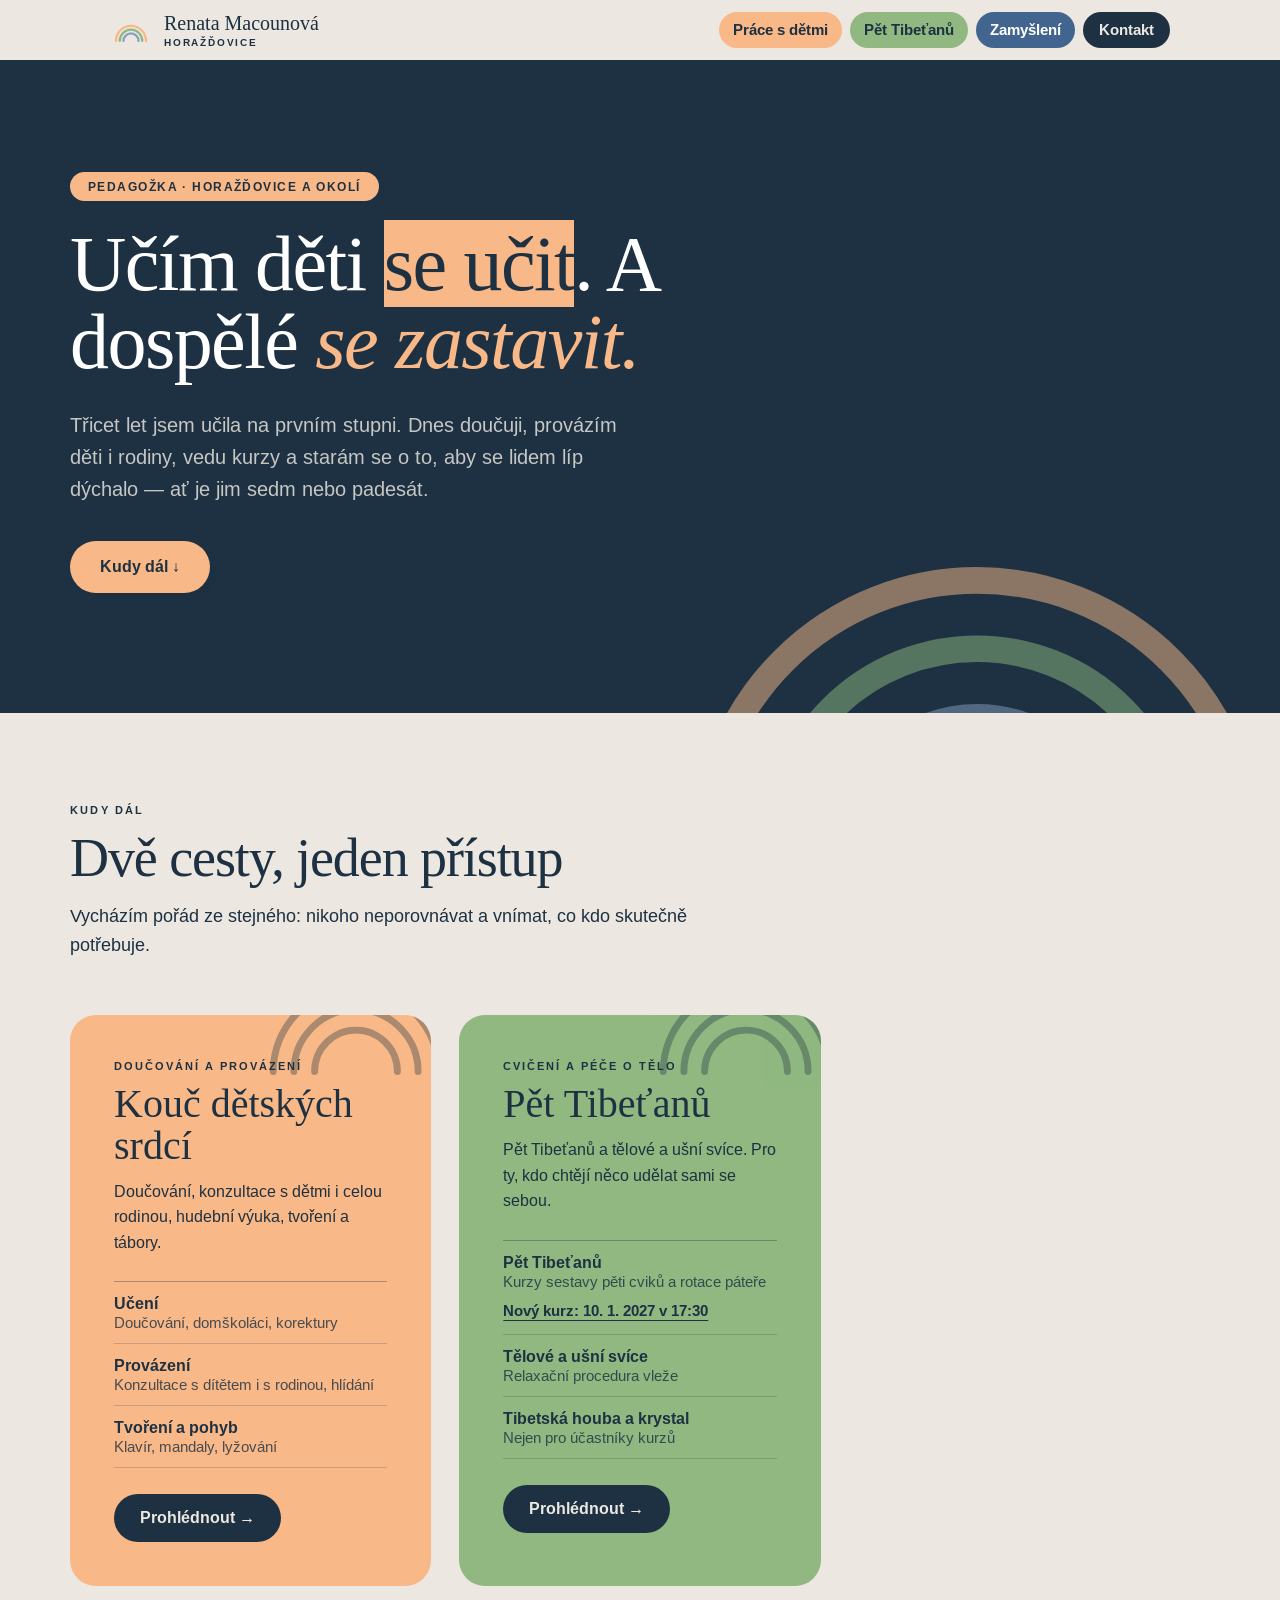
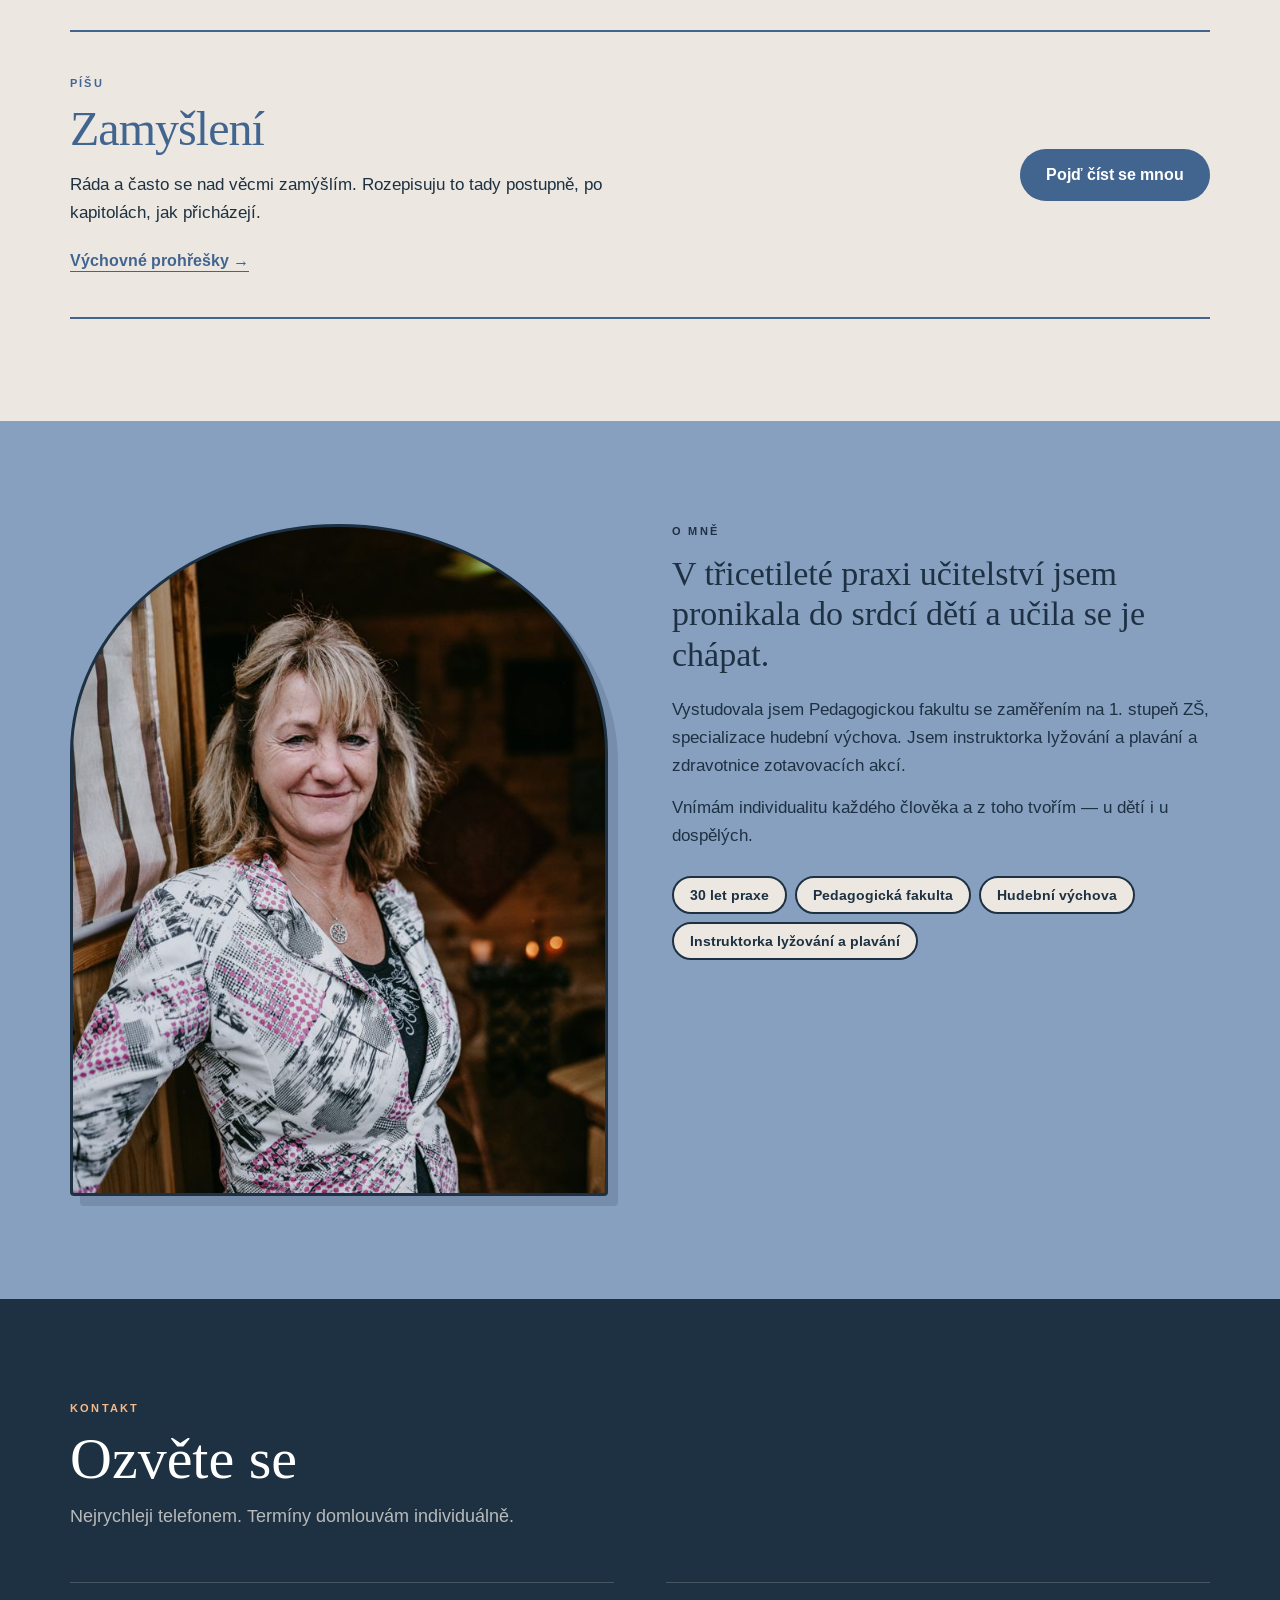
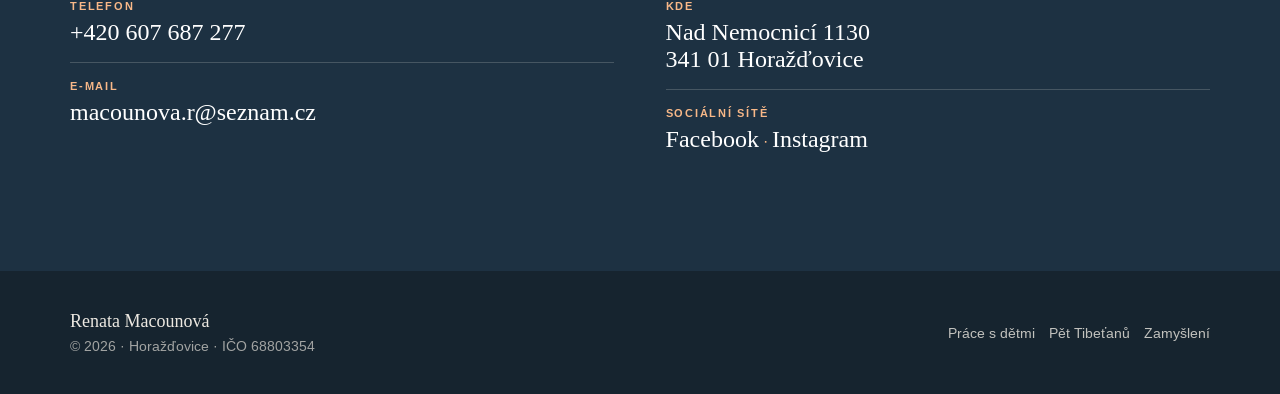
<file: index.html>
<!DOCTYPE html>
<html lang="cs">
<head>
<meta charset="utf-8">
<meta name="viewport" content="width=device-width, initial-scale=1">
<title>Renata Macounová — doučování dětí a Pět Tibeťanů | Horažďovice</title>
<meta name="description" content="Doučování a provázení dětí, konzultace pro rodiny, kurzy Pěti Tibeťanů. 30 let praxe na 1. stupni ZŠ. Horažďovice a okolí, doučování i online.">
<link rel="canonical" href="https://renatamacounova.cz/">
<meta property="og:title" content="Renata Macounová — doučování dětí a Pět Tibeťanů | Horažďovice">
<meta property="og:description" content="Doučování a provázení dětí, konzultace pro rodiny, kurzy Pěti Tibeťanů. 30 let praxe na 1. stupni ZŠ. Horažďovice a okolí, doučování i online.">
<meta property="og:url" content="https://renatamacounova.cz/">
<meta property="og:type" content="website">
<link rel="preconnect" href="https://fonts.googleapis.com">
<link rel="preconnect" href="https://fonts.gstatic.com" crossorigin>
<link href="https://fonts.googleapis.com/css2?family=Tinos:ital,wght@0,400;0,700;1,400;1,700&amp;family=Arimo:wght@400;500;600;700&amp;display=swap" rel="stylesheet">
<link rel="stylesheet" href="/assets/css/style.css">
</head>
<body>
<div class="view" data-view="home">

<div>
  <nav style="position:sticky;top:0;z-index:60;background:#ECE8E1;border-bottom:2px solid #1D3142">
    <div style="max-width:1140px;margin:0 auto;padding:12px clamp(18px,4vw,40px);display:flex;align-items:center;justify-content:space-between;gap:20px;flex-wrap:wrap">
      <a href="/" style="display:flex;align-items:center;gap:12px">
        <svg viewBox="0 0 200 120" style="width:42px;height:25px;flex:none" aria-hidden="true">
          <g fill="none" stroke-width="11" stroke-linecap="round">
            <path d="M28 110 A72 72 0 0 1 172 110" stroke="#F8B888"></path>
            <path d="M46 110 A54 54 0 0 1 154 110" stroke="#90B880"></path>
            <path d="M64 110 A36 36 0 0 1 136 110" stroke="#88A0C0"></path>
          </g>
        </svg>
        <span style="font-family:Tinos,serif;font-size:20px;line-height:1.1">Renata Macounová<span style="display:block;font-family:Arimo,sans-serif;font-size:10px;font-weight:700;letter-spacing:.18em;text-transform:uppercase;margin-top:3px">Horažďovice</span></span>
      </a>
      <ul style="display:flex;align-items:center;gap:8px;flex-wrap:wrap">
        <li><a href="/kouc-detskych-srdci/" style="display:block;padding:9px 14px;font-size:14.5px;font-weight:600;border-radius:100px;background:#F8B888">Práce s dětmi</a></li>
        <li><a href="/pet-tibetanu/" style="display:block;padding:9px 14px;font-size:14.5px;font-weight:600;border-radius:100px;background:#90B880">Pět Tibeťanů</a></li>
        <li><a href="/zamysleni/" style="display:block;padding:9px 14px;font-size:14.5px;font-weight:600;border-radius:100px;background:#426590;color:#fff">Zamyšlení</a></li>
        <li><a href="#kontakt-h" style="display:block;padding:9px 16px;font-size:14.5px;font-weight:600;border-radius:100px;background:#1D3142;color:#ECE8E1">Kontakt</a></li>
      </ul>
    </div>
  </nav>

  <header style="background:#1D3142;color:#ECE8E1;position:relative;overflow:hidden;padding:clamp(56px,9vw,110px) clamp(20px,5vw,48px) clamp(64px,10vw,120px)">
    <svg viewBox="0 0 200 120" style="position:absolute;right:-6vw;bottom:-14vw;width:min(760px,62vw);opacity:.5;pointer-events:none" aria-hidden="true">
        <g fill="none" stroke-width="7" stroke-linecap="round">
          <path d="M28 110 A72 72 0 0 1 172 110" stroke="#F8B888"></path>
          <path d="M46 110 A54 54 0 0 1 154 110" stroke="#90B880"></path>
          <path d="M64 110 A36 36 0 0 1 136 110" stroke="#88A0C0"></path>
        </g>
      </svg>
    
    <div style="max-width:1140px;margin:0 auto;position:relative;z-index:2">
      <span style="display:inline-block;background:#F8B888;color:#1D3142;border-radius:100px;padding:7px 18px;font-size:12px;font-weight:700;letter-spacing:.12em;text-transform:uppercase;margin-bottom:24px">Pedagožka · Horažďovice a okolí</span>
      <h1 style="font-family:Tinos,serif;font-weight:400;font-size:clamp(38px,7.4vw,78px);line-height:1;letter-spacing:-.02em;max-width:16ch;color:#fff">Učím děti <span style="background:#F8B888;color:#1D3142">se učit</span>. A dospělé <em style="color:#F8B888">se zastavit.</em></h1>
      <p style="font-size:clamp(17px,2vw,20px);line-height:1.6;max-width:52ch;color:rgba(236,232,225,.82);margin-top:28px">Třicet let jsem učila na prvním stupni. Dnes doučuji, provázím děti i rodiny, vedu kurzy a starám se o to, aby se lidem líp dýchalo — ať je jim sedm nebo padesát.</p>
      <a href="#vetve" style="display:inline-block;margin-top:36px;background:#F8B888;color:#1D3142;padding:16px 30px;font-weight:700;font-size:16px;border-radius:100px;box-shadow:6px 6px 0 rgba(29,49,66,.22)">Kudy dál ↓</a>
    </div>
  </header>

  <section id="vetve" style="padding:clamp(52px,7vw,92px) clamp(20px,5vw,48px) 0">
    <div style="max-width:1140px;margin:0 auto">
      <div style="max-width:640px">
        <div style="font-size:11px;font-weight:700;letter-spacing:.2em;text-transform:uppercase;margin-bottom:14px">Kudy dál</div>
        <h2 style="font-family:Tinos,serif;font-weight:400;font-size:clamp(30px,5.2vw,54px);line-height:1.02;letter-spacing:-.02em">Dvě cesty, jeden přístup</h2>
        <p style="font-size:17.5px;line-height:1.65;margin-top:16px">Vycházím pořád ze stejného: nikoho neporovnávat a vnímat, co kdo skutečně potřebuje.</p>
      </div>
    </div>
  </section>

  <section style="padding:clamp(36px,5vw,56px) clamp(20px,5vw,48px) clamp(56px,8vw,104px)">
    <div style="max-width:1140px;margin:0 auto;display:grid;grid-template-columns:repeat(auto-fit,minmax(min(320px,100%),1fr));gap:clamp(18px,2.4vw,28px)">
      <article style="background:#F8B888;padding:clamp(28px,3.6vw,44px);display:flex;flex-direction:column;position:relative;overflow:hidden;border-radius:26px">
        <svg viewBox="0 0 200 120" style="position:absolute;right:-40px;top:-70px;width:230px;opacity:.35;pointer-events:none" aria-hidden="true"><g fill="none" stroke="#1D3142" stroke-width="6" stroke-linecap="round"><path d="M28 110 A72 72 0 0 1 172 110"></path><path d="M46 110 A54 54 0 0 1 154 110"></path><path d="M64 110 A36 36 0 0 1 136 110"></path></g></svg>
        <div style="font-size:11px;font-weight:700;letter-spacing:.18em;text-transform:uppercase;position:relative">Doučování a provázení</div>
        <h3 style="font-family:Tinos,serif;font-weight:400;font-size:clamp(28px,3.6vw,40px);line-height:1.04;margin-top:10px;position:relative">Kouč dětských srdcí</h3>
        <p style="font-size:16px;line-height:1.6;margin-top:12px;max-width:36ch">Doučování, konzultace s dětmi i celou rodinou, hudební výuka, tvoření a tábory.</p>
        <ul style="display:flex;flex-direction:column;margin-top:26px;border-top:1.5px solid rgba(29,49,66,.35)">
          <li style="padding:12px 0;border-bottom:1.5px solid rgba(29,49,66,.2)"><strong style="font-size:15.5px">Učení</strong><span style="display:block;font-size:14.5px;opacity:.8">Doučování, domškoláci, korektury</span></li>
          <li style="padding:12px 0;border-bottom:1.5px solid rgba(29,49,66,.2)"><strong style="font-size:15.5px">Provázení</strong><span style="display:block;font-size:14.5px;opacity:.8">Konzultace s dítětem i s rodinou, hlídání</span></li>
          <li style="padding:12px 0;border-bottom:1.5px solid rgba(29,49,66,.2)"><strong style="font-size:15.5px">Tvoření a pohyb</strong><span style="display:block;font-size:14.5px;opacity:.8">Klavír, mandaly, lyžování</span></li>
        </ul>
        <a href="/kouc-detskych-srdci/" style="margin-top:26px;align-self:flex-start;background:#1D3142;color:#ECE8E1;padding:14px 26px;font-weight:700;font-size:15.5px;border-radius:100px">Prohlédnout →</a>
      </article>
      <article style="background:#90B880;padding:clamp(28px,3.6vw,44px);display:flex;flex-direction:column;position:relative;overflow:hidden;border-radius:26px">
        <svg viewBox="0 0 200 120" style="position:absolute;right:-40px;top:-70px;width:230px;opacity:.35;pointer-events:none" aria-hidden="true"><g fill="none" stroke="#1D3142" stroke-width="6" stroke-linecap="round"><path d="M28 110 A72 72 0 0 1 172 110"></path><path d="M46 110 A54 54 0 0 1 154 110"></path><path d="M64 110 A36 36 0 0 1 136 110"></path></g></svg>
        <div style="font-size:11px;font-weight:700;letter-spacing:.18em;text-transform:uppercase;position:relative">Cvičení a péče o tělo</div>
        <h3 style="font-family:Tinos,serif;font-weight:400;font-size:clamp(28px,3.6vw,40px);line-height:1.04;margin-top:10px;position:relative">Pět Tibeťanů</h3>
        <p style="font-size:16px;line-height:1.6;margin-top:12px;max-width:36ch">Pět Tibeťanů a tělové a ušní svíce. Pro ty, kdo chtějí něco udělat sami se sebou.</p>
        <ul style="display:flex;flex-direction:column;margin-top:26px;border-top:1.5px solid rgba(29,49,66,.35)">
          <li style="padding:12px 0;border-bottom:1.5px solid rgba(29,49,66,.2)"><strong style="font-size:15.5px">Pět Tibeťanů</strong><span style="display:block;font-size:14.5px;opacity:.8">Kurzy sestavy pěti cviků a rotace páteře</span><a class="course-announcement" href="/pet-tibetanu/#nejblizsi-kurz">Nový kurz: 10. 1. 2027 v 17:30</a></li>
          <li style="padding:12px 0;border-bottom:1.5px solid rgba(29,49,66,.2)"><strong style="font-size:15.5px">Tělové a ušní svíce</strong><span style="display:block;font-size:14.5px;opacity:.8">Relaxační procedura vleže</span></li>
          <li style="padding:12px 0;border-bottom:1.5px solid rgba(29,49,66,.2)"><strong style="font-size:15.5px">Tibetská houba a krystal</strong><span style="display:block;font-size:14.5px;opacity:.8">Nejen pro účastníky kurzů</span></li>
        </ul>
        <a href="/pet-tibetanu/" style="margin-top:26px;align-self:flex-start;background:#1D3142;color:#ECE8E1;padding:14px 26px;font-weight:700;font-size:15.5px;border-radius:100px">Prohlédnout →</a>
      </article>
      <aside class="reading-banner" aria-labelledby="reading-title">
        <div><div class="reading-label">Píšu</div><h2 id="reading-title">Zamyšlení</h2><p>Ráda a často se nad věcmi zamýšlím. Rozepisuju to tady postupně, po kapitolách, jak přicházejí.</p><a class="reading-latest" href="/zamysleni/vychovne-prohresky/">Výchovné prohřešky →</a></div>
        <a class="reading-button" href="/zamysleni/">Pojď číst se mnou</a>
      </aside>
    </div>
  </section>

  <section style="background:#88A0C0;padding:clamp(56px,8vw,104px) clamp(20px,5vw,48px)">
    <div style="max-width:1140px;margin:0 auto;display:grid;grid-template-columns:repeat(auto-fit,minmax(280px,1fr));gap:clamp(28px,5vw,64px);align-items:start">
      <div style="border-radius:50% 50% 4px 4px / 34% 34% 4px 4px;overflow:hidden;aspect-ratio:4/5;background:#1D3142;border:3px solid #1D3142;box-shadow:10px 10px 0 rgba(29,49,66,.16)">
        <img src="/assets/img/renata-macounova.jpg" alt="Renata Macounová" style="width:100%;height:100%;object-fit:cover">
      </div>
      <div>
        <div style="font-size:11px;font-weight:700;letter-spacing:.2em;text-transform:uppercase;margin-bottom:16px">O mně</div>
        <p style="font-family:Tinos,serif;font-size:clamp(23px,3.2vw,34px);line-height:1.2">V třicetileté praxi učitelství jsem pronikala do srdcí dětí a učila se je chápat.</p>
        <p style="font-size:17px;line-height:1.65;margin-top:20px">Vystudovala jsem Pedagogickou fakultu se zaměřením na 1. stupeň ZŠ, specializace hudební výchova. Jsem instruktorka lyžování a plavání a zdravotnice zotavovacích akcí.</p>
        <p style="font-size:17px;line-height:1.65;margin-top:14px">Vnímám individualitu každého člověka a z toho tvořím — u dětí i u dospělých.</p>
        <div style="display:flex;flex-wrap:wrap;gap:8px;margin-top:26px">
          <span style="background:#ECE8E1;padding:9px 16px;font-size:14px;font-weight:700;border-radius:100px;border:2px solid #1D3142">30 let praxe</span>
          <span style="background:#ECE8E1;padding:9px 16px;font-size:14px;font-weight:700;border-radius:100px;border:2px solid #1D3142">Pedagogická fakulta</span>
          <span style="background:#ECE8E1;padding:9px 16px;font-size:14px;font-weight:700;border-radius:100px;border:2px solid #1D3142">Hudební výchova</span>
          <span style="background:#ECE8E1;padding:9px 16px;font-size:14px;font-weight:700;border-radius:100px;border:2px solid #1D3142">Instruktorka lyžování a plavání</span>
        </div>
      </div>
    </div>
  </section>

  <section id="kontakt-h" style="background:#1D3142;color:#ECE8E1;padding:clamp(56px,8vw,104px) clamp(20px,5vw,48px)">
    <div style="max-width:1140px;margin:0 auto">
      <div style="font-size:11px;font-weight:700;letter-spacing:.2em;text-transform:uppercase;color:#F8B888;margin-bottom:14px">Kontakt</div>
      <h2 style="font-family:Tinos,serif;font-weight:400;font-size:clamp(32px,5.6vw,58px);line-height:1.02;color:#fff">Ozvěte se</h2>
      <p style="font-size:17.5px;line-height:1.6;color:rgba(236,232,225,.75);margin-top:14px">Nejrychleji telefonem. Termíny domlouvám individuálně.</p>
      <div style="display:grid;grid-template-columns:repeat(auto-fit,minmax(280px,1fr));gap:clamp(24px,4vw,56px);margin-top:clamp(32px,5vw,52px)">
        <div>
          <div style="padding:16px 0;border-top:1.5px solid rgba(236,232,225,.2)"><div style="font-size:11px;font-weight:700;letter-spacing:.16em;text-transform:uppercase;color:#F8B888;margin-bottom:6px">Telefon</div><a href="tel:+420607687277" style="font-family:Tinos,serif;font-size:24px;color:#fff">+420 607 687 277</a></div>
          <div style="padding:16px 0;border-top:1.5px solid rgba(236,232,225,.2)"><div style="font-size:11px;font-weight:700;letter-spacing:.16em;text-transform:uppercase;color:#F8B888;margin-bottom:6px">E-mail</div><a href="mailto:macounova.r@seznam.cz" style="font-family:Tinos,serif;font-size:24px;color:#fff">macounova.r@seznam.cz</a></div>
        </div>
        <div>
          <div style="padding:16px 0;border-top:1.5px solid rgba(236,232,225,.2)"><div style="font-size:11px;font-weight:700;letter-spacing:.16em;text-transform:uppercase;color:#F8B888;margin-bottom:6px">Kde</div><span style="font-family:Tinos,serif;font-size:24px;color:#fff">Nad Nemocnicí 1130<br>341 01 Horažďovice</span></div>
          <div style="padding:16px 0;border-top:1.5px solid rgba(236,232,225,.2)"><div style="font-size:11px;font-weight:700;letter-spacing:.16em;text-transform:uppercase;color:#F8B888;margin-bottom:6px">Sociální sítě</div><a href="https://www.facebook.com/profile.php?id=61556597122167" style="font-family:Tinos,serif;font-size:24px;color:#fff">Facebook</a><span style="color:#F8B888"> · </span><a href="https://www.instagram.com/kouc_detskych_srdci" style="font-family:Tinos,serif;font-size:24px;color:#fff">Instagram</a></div>
        </div>
      </div>
    </div>
  </section>

  <footer style="background:#16242F;color:rgba(236,232,225,.65);padding:40px clamp(20px,5vw,48px);font-size:14px">
    <div style="max-width:1140px;margin:0 auto;display:flex;flex-wrap:wrap;gap:18px;justify-content:space-between;align-items:center">
      <div>
        <div style="font-family:Tinos,serif;font-size:18px;color:#ECE8E1">Renata Macounová</div>
        <div style="margin-top:6px">© 2026 · Horažďovice · IČO 68803354</div>
      </div>
      <div style="display:flex;gap:14px;flex-wrap:wrap"><a href="/kouc-detskych-srdci/" style="color:rgba(236,232,225,.8)">Práce s dětmi</a><a href="/pet-tibetanu/" style="color:rgba(236,232,225,.8)">Pět Tibeťanů</a><a href="/zamysleni/" style="color:rgba(236,232,225,.8)">Zamyšlení</a></div>
    </div>
  </footer>
</div>

</div>

<script src="/assets/js/latest-excerpt.js" defer></script>
</body>
</html>
</file>
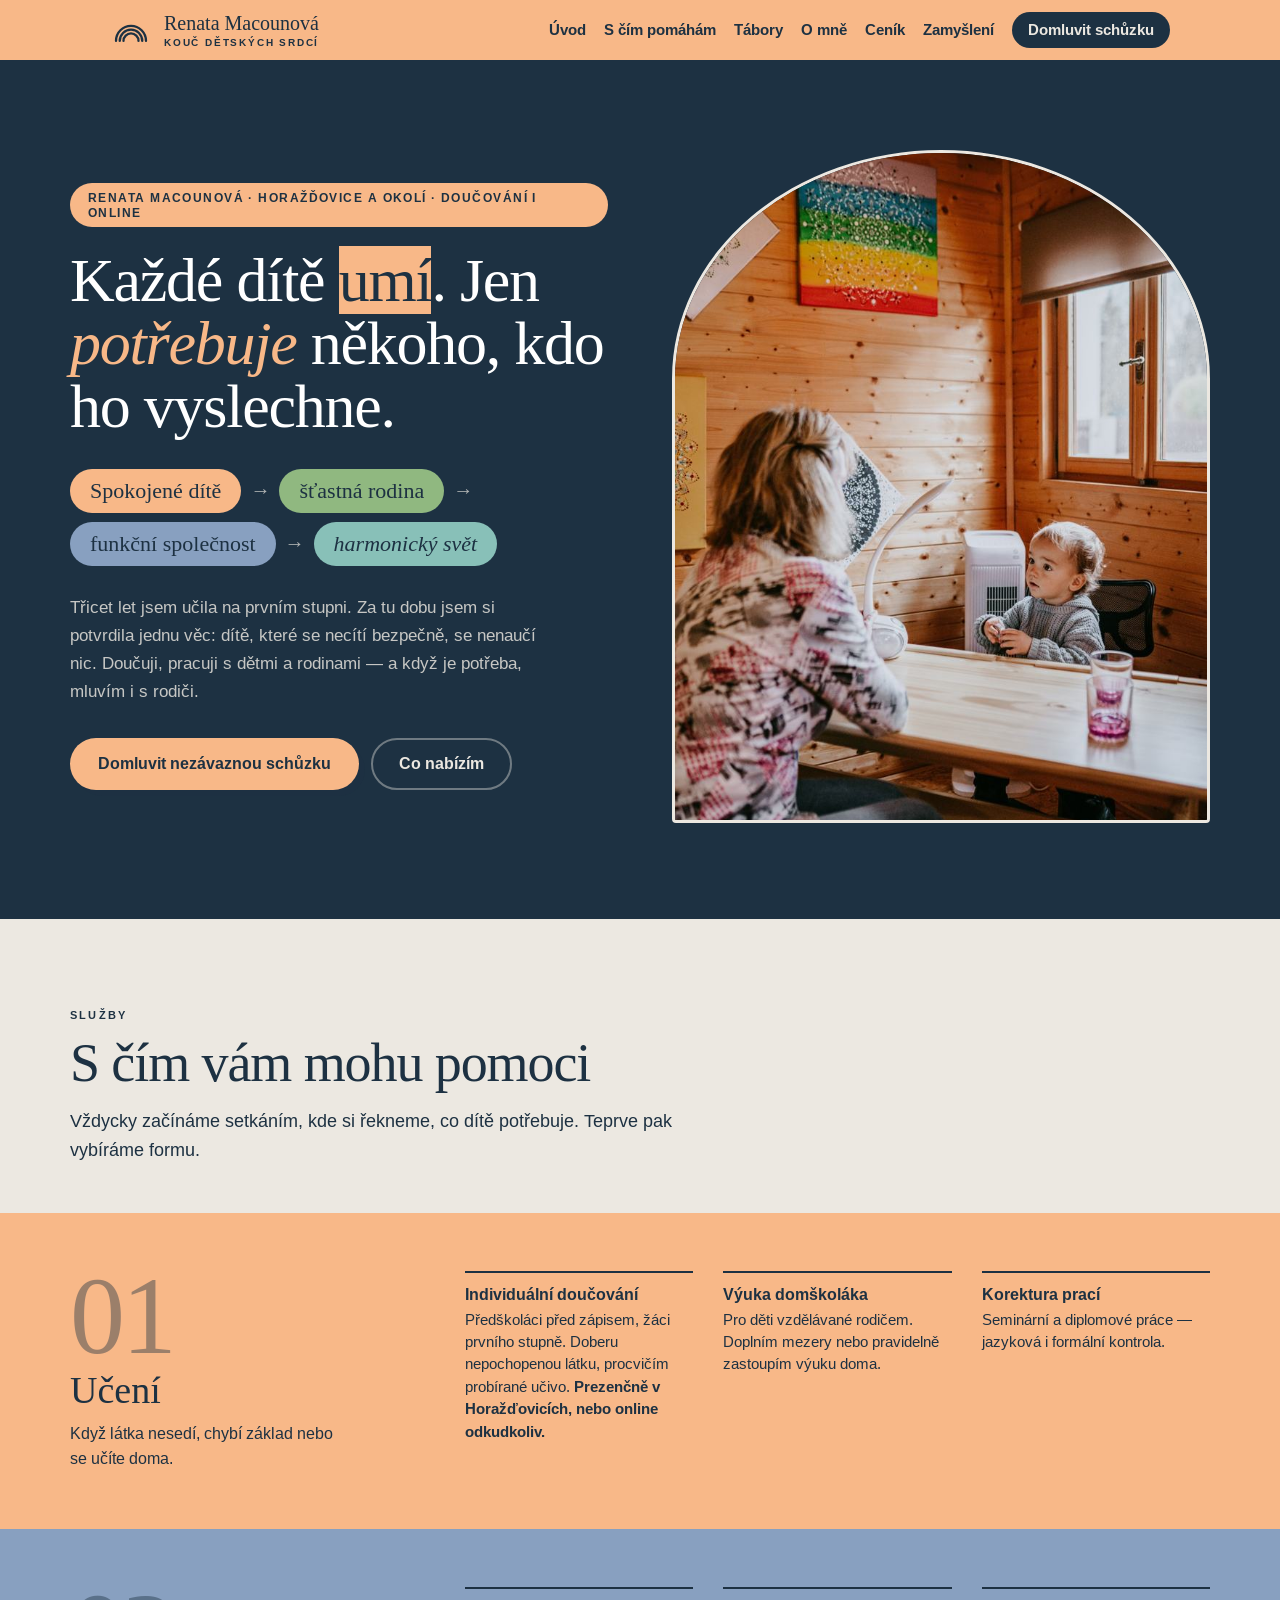
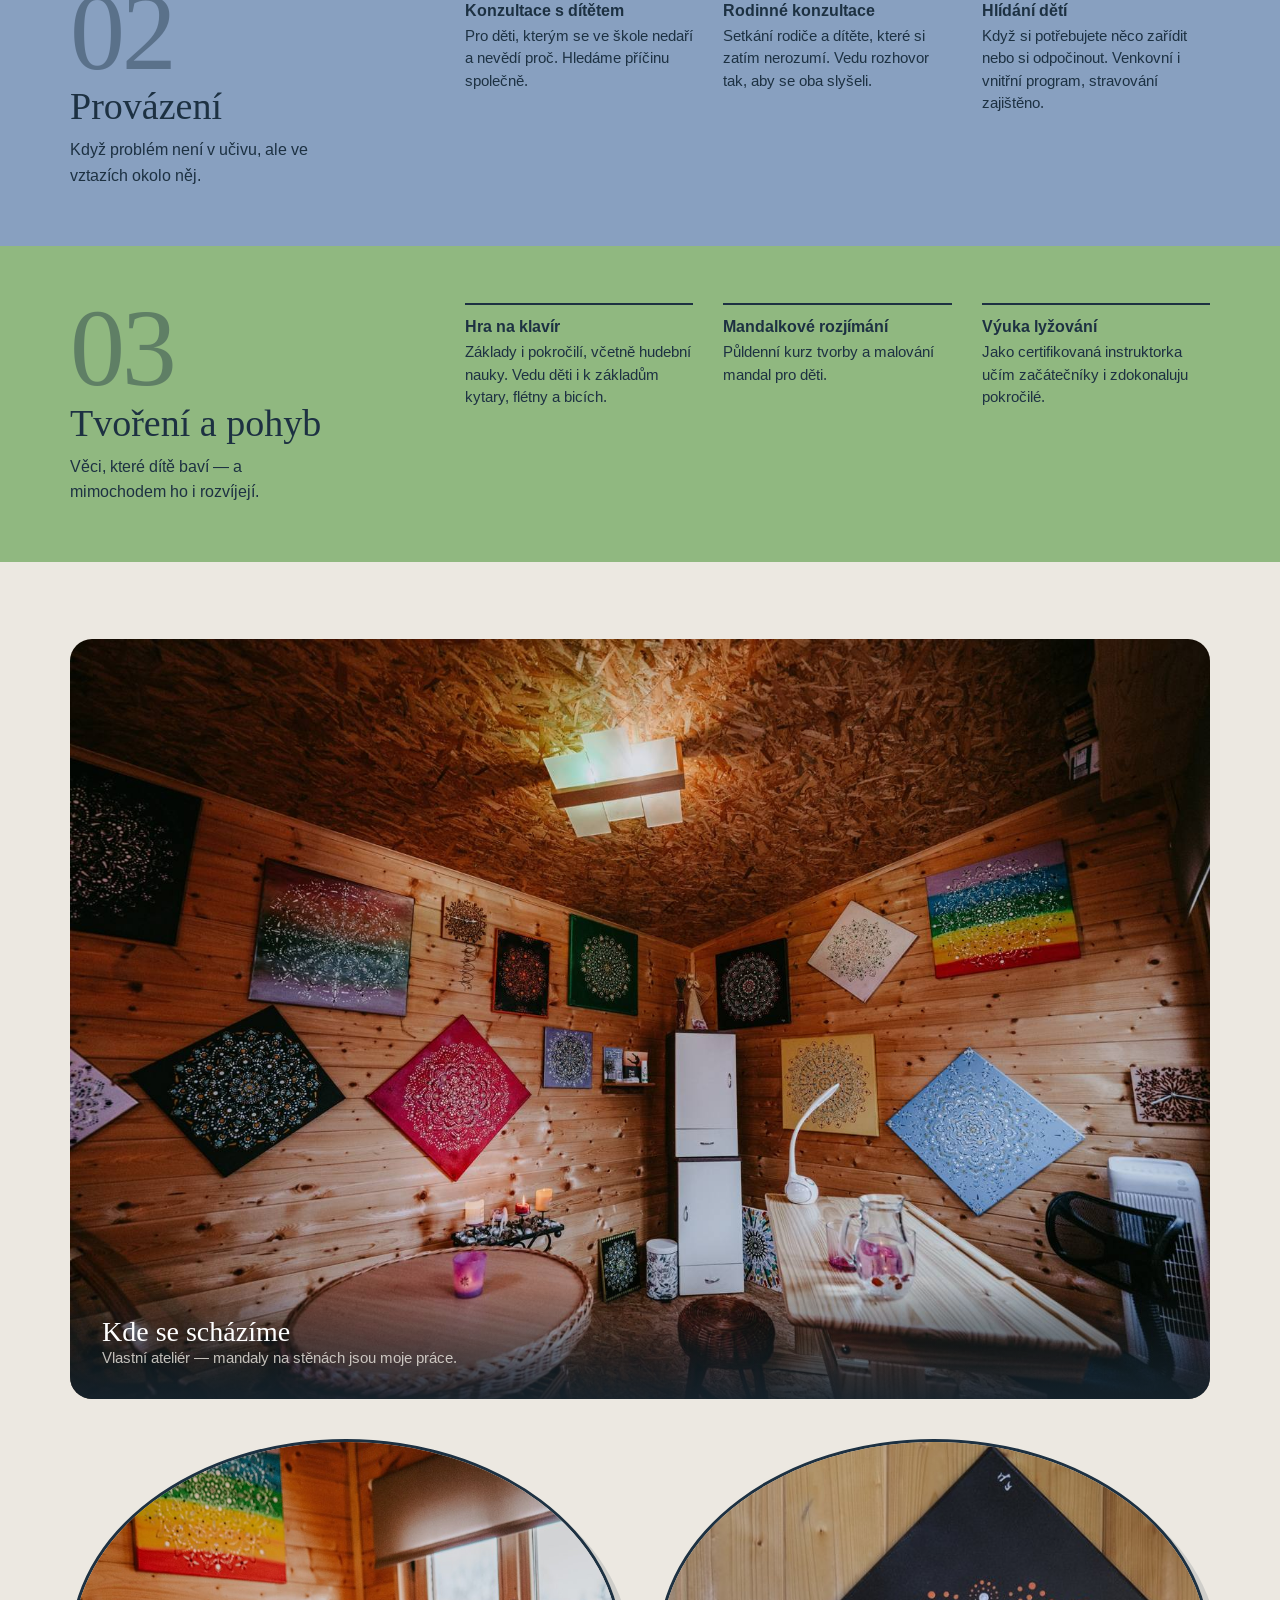
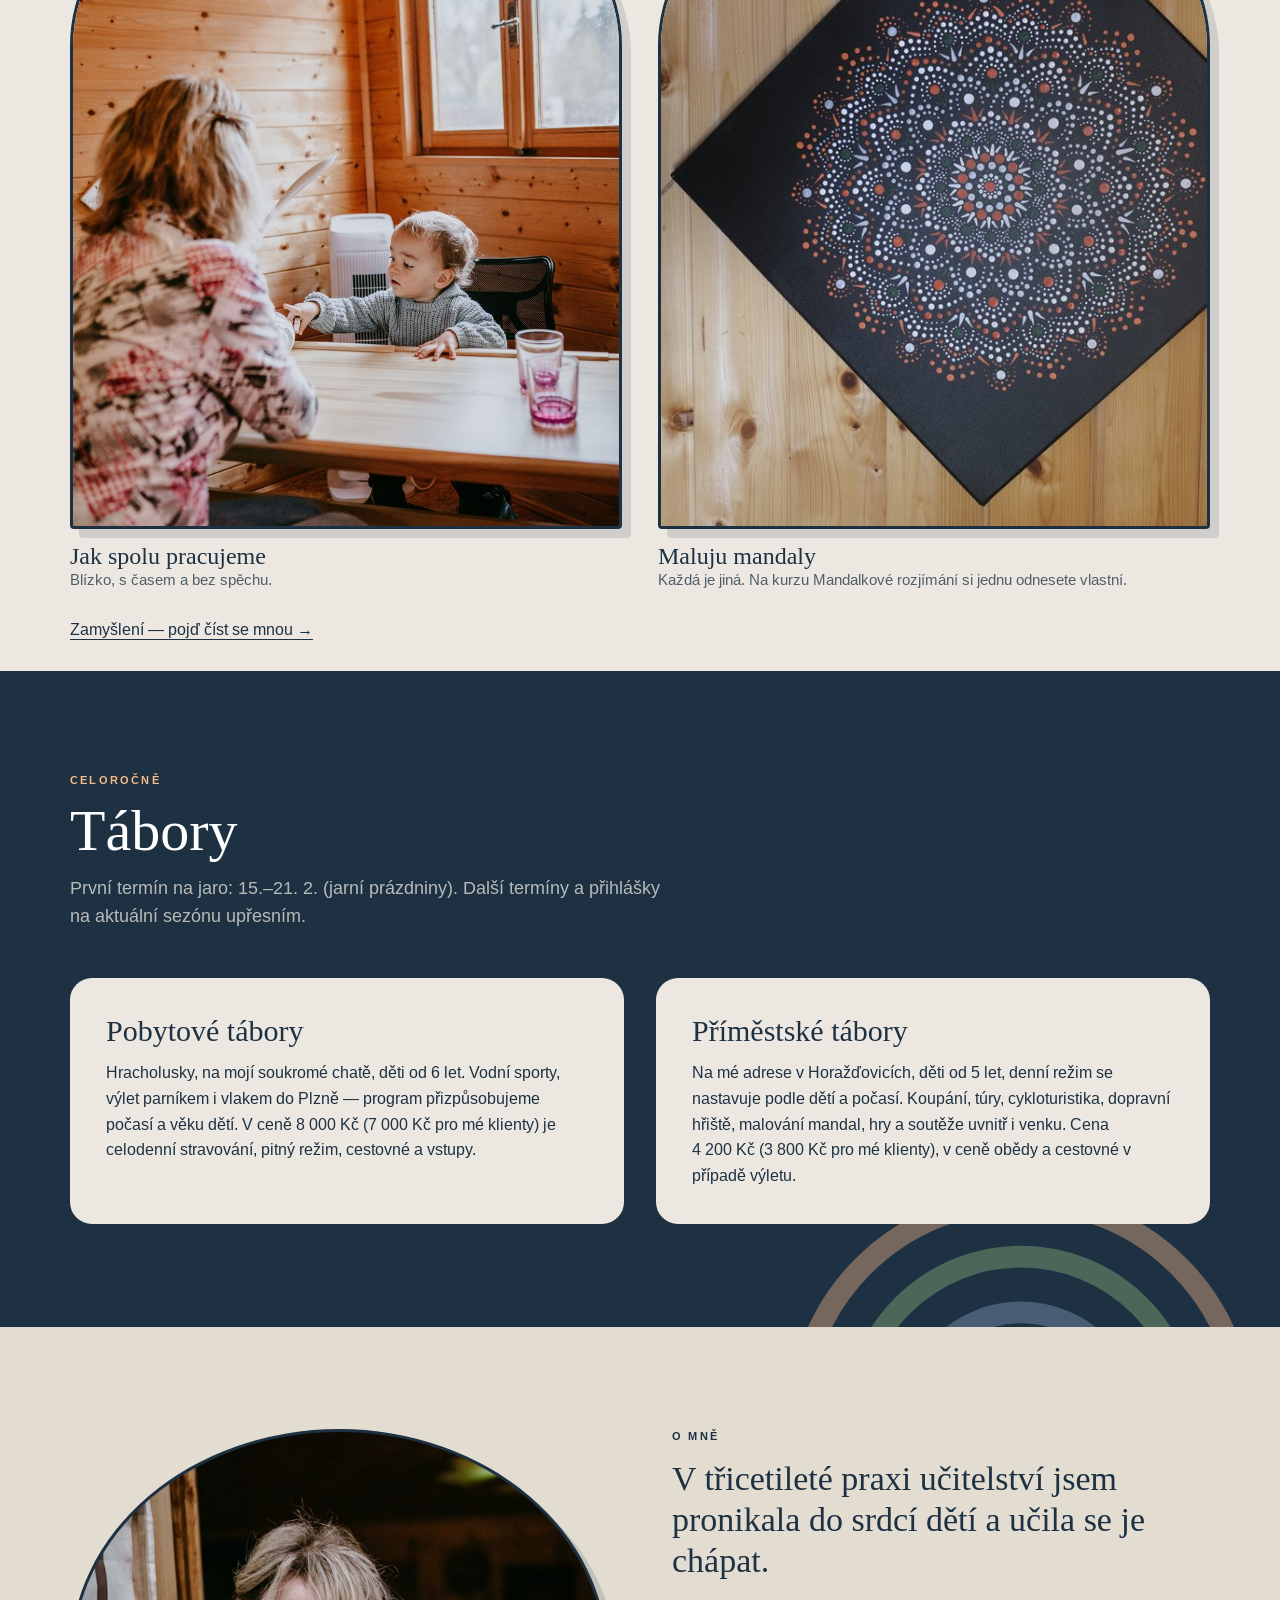
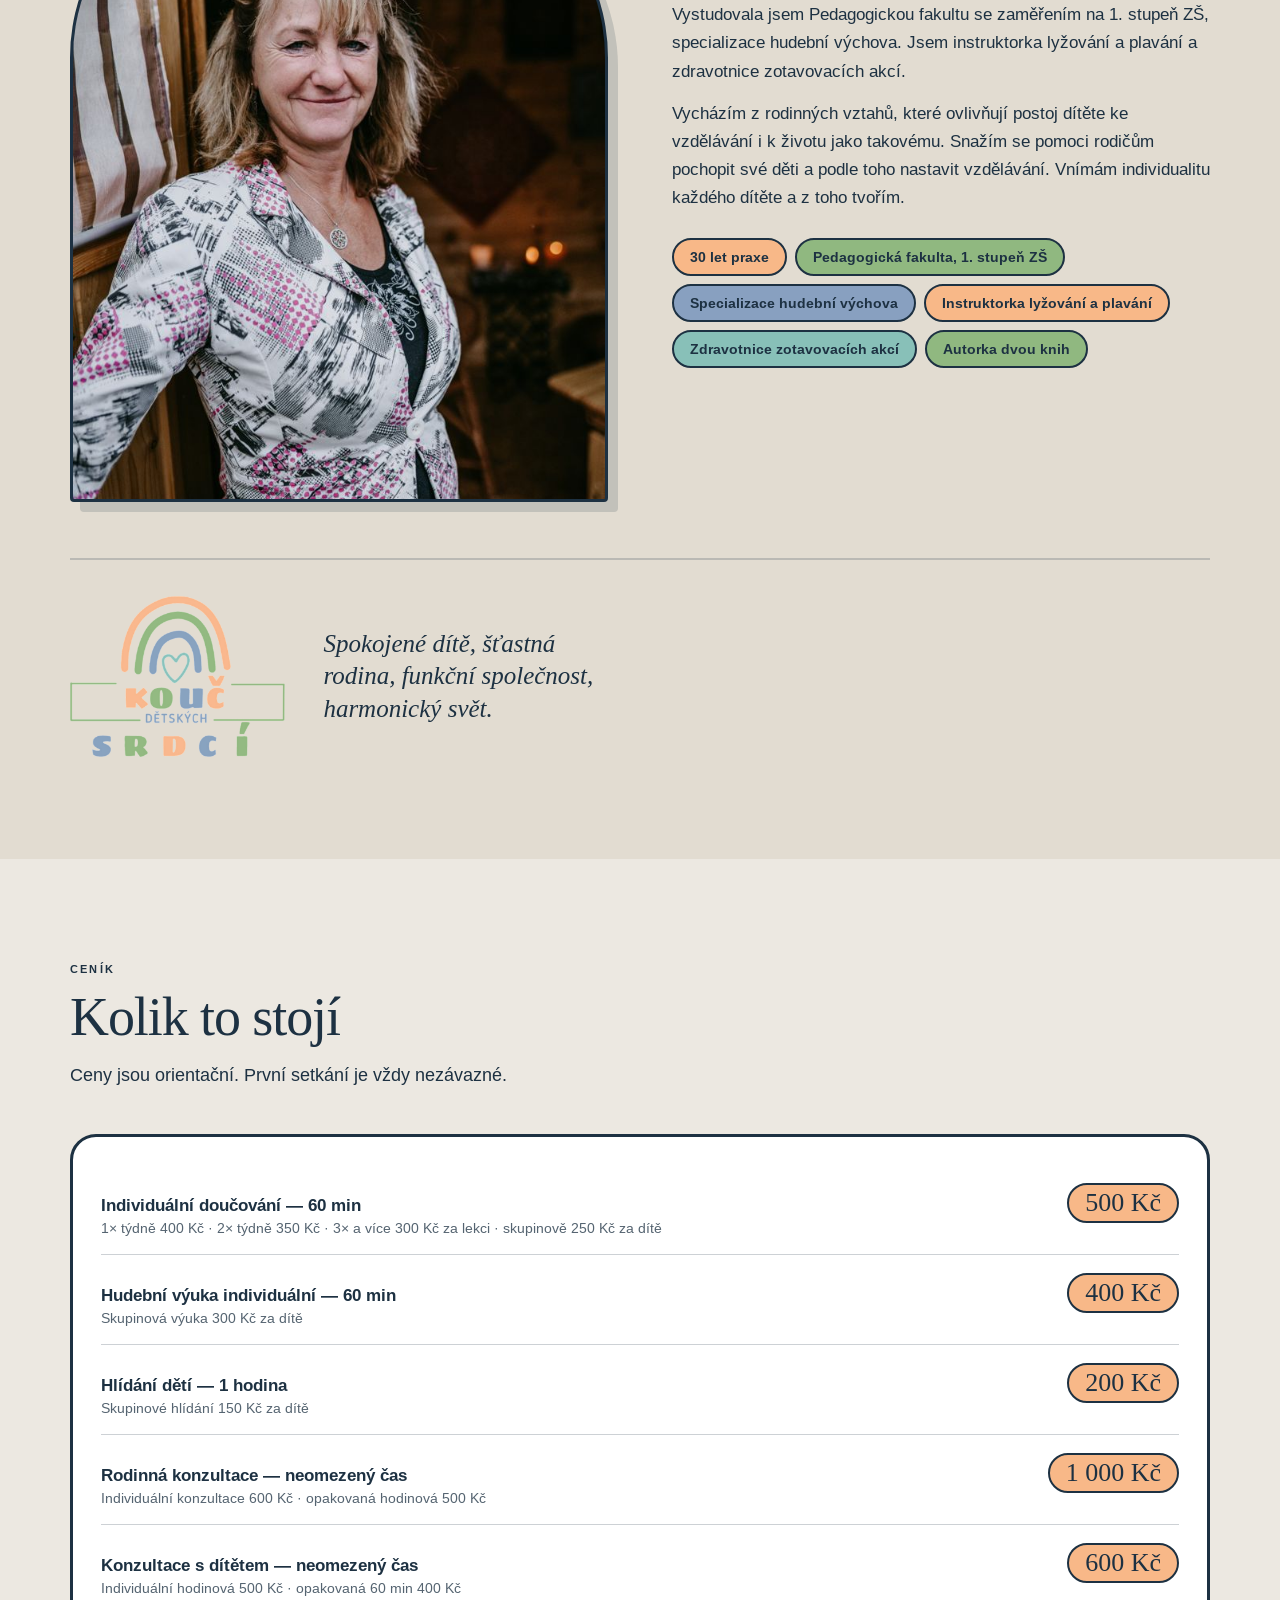
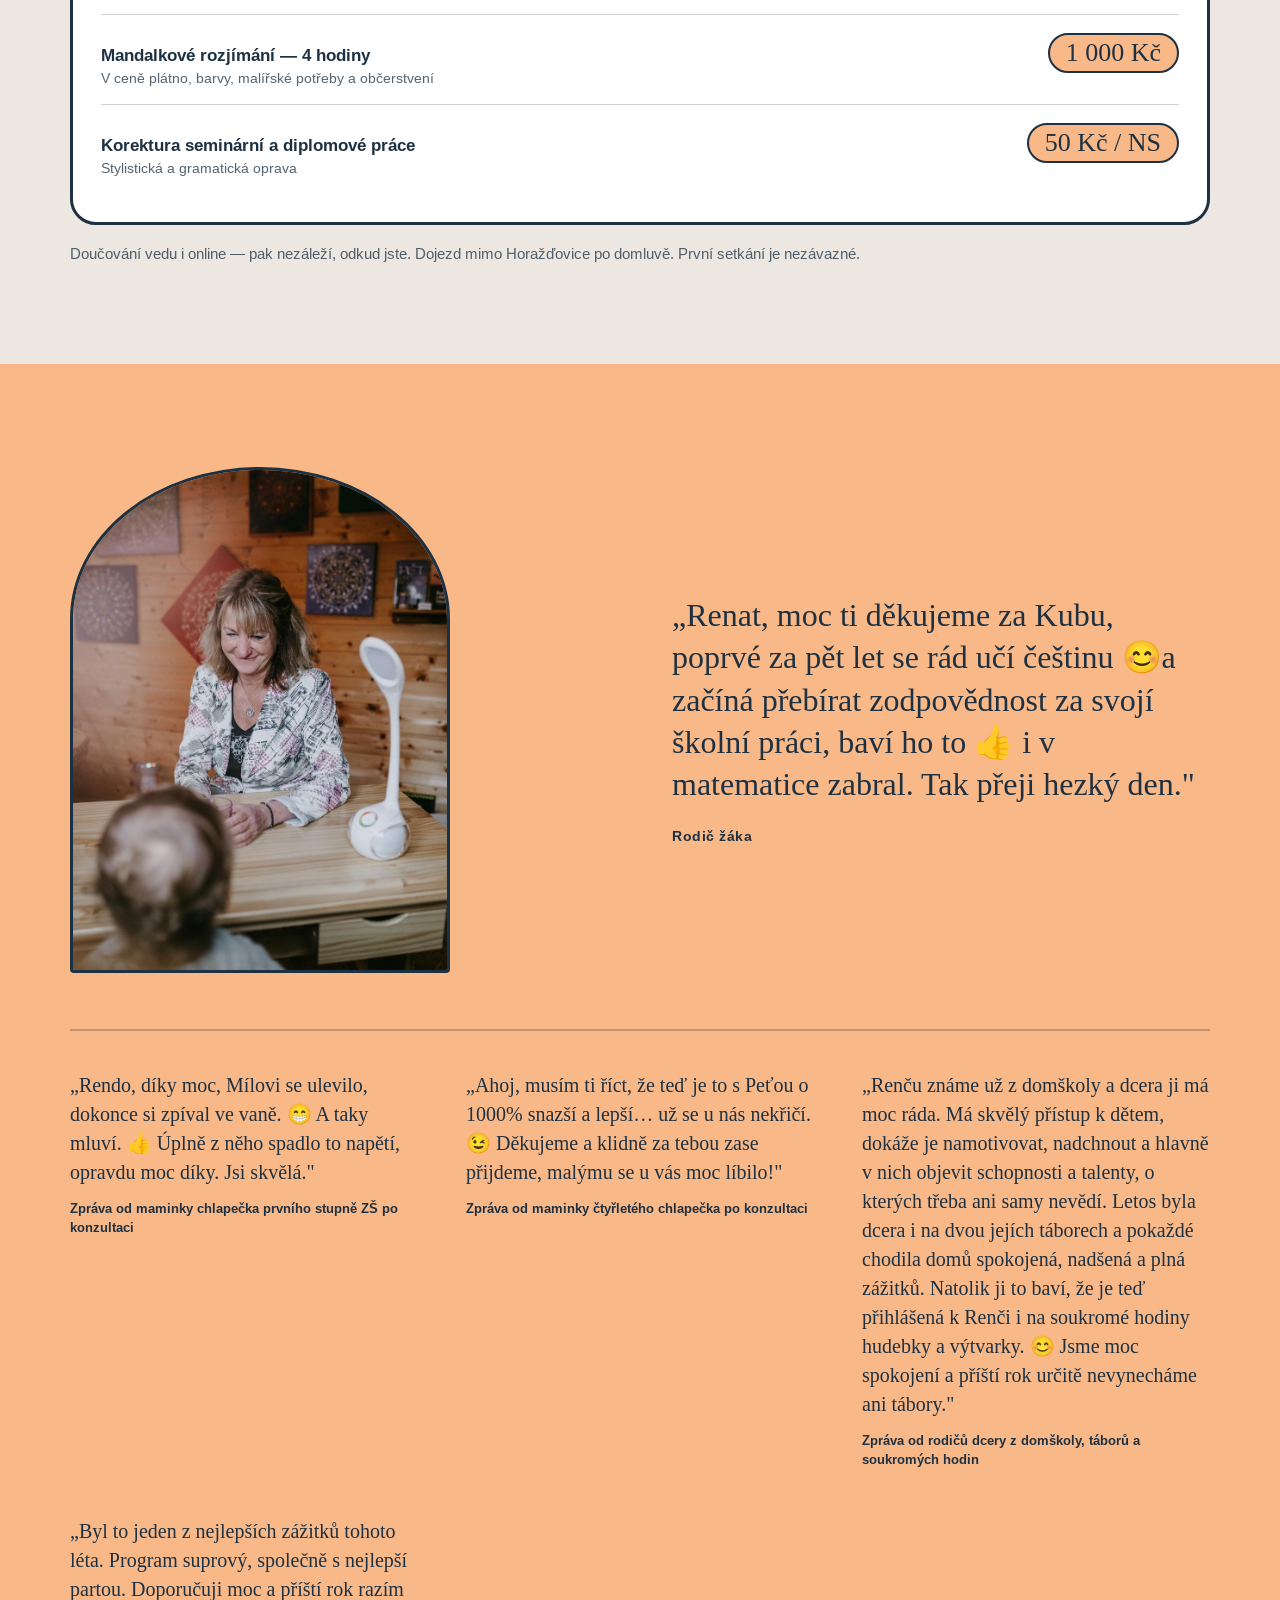
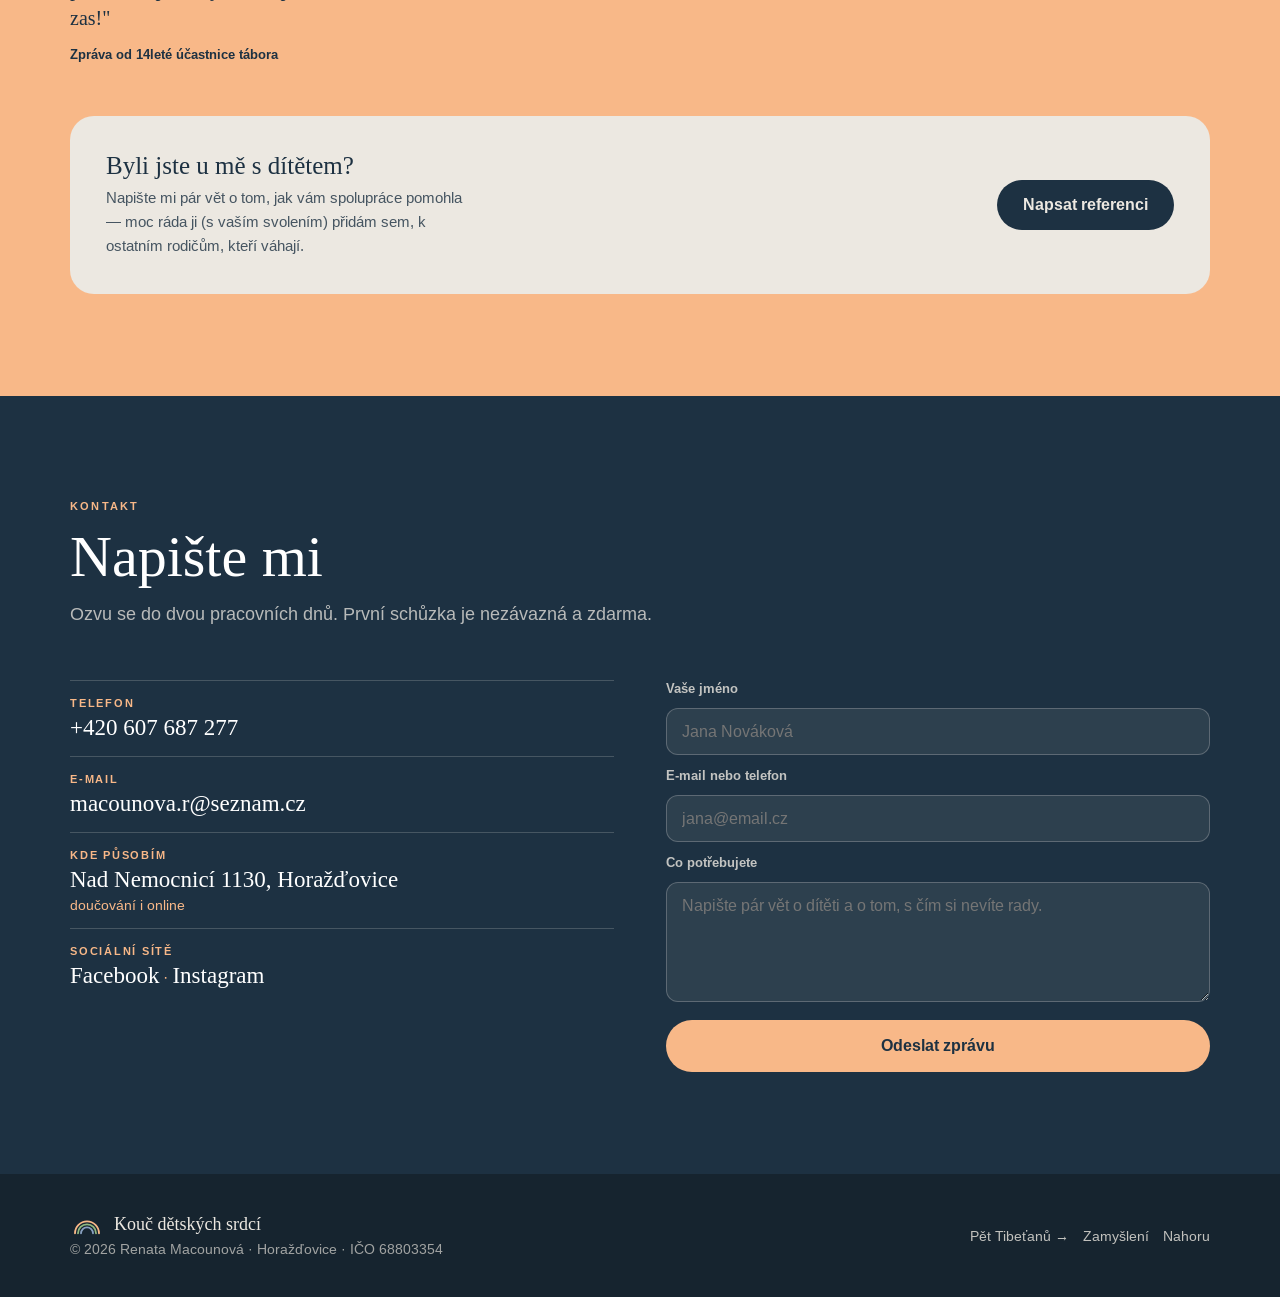
<file: kouc-detskych-srdci/index.html>
<!DOCTYPE html>
<html lang="cs">
<head>
<meta charset="utf-8">
<meta name="viewport" content="width=device-width, initial-scale=1">
<title>Doučování a koučink dětí — Horažďovice a online | Renata Macounová</title>
<meta name="description" content="Individuální doučování, konzultace s dítětem i rodinou, hudební výuka a tvoření. 30 let praxe na 1. stupni ZŠ. Horažďovice a okolí, doučování i online.">
<link rel="canonical" href="https://renatamacounova.cz/kouc-detskych-srdci/">
<meta property="og:title" content="Doučování a koučink dětí — Horažďovice a online | Renata Macounová">
<meta property="og:description" content="Individuální doučování, konzultace s dítětem i rodinou, hudební výuka a tvoření. 30 let praxe na 1. stupni ZŠ. Horažďovice a okolí, doučování i online.">
<meta property="og:url" content="https://renatamacounova.cz/kouc-detskych-srdci/">
<meta property="og:type" content="website">
<link rel="preconnect" href="https://fonts.googleapis.com">
<link rel="preconnect" href="https://fonts.gstatic.com" crossorigin>
<link href="https://fonts.googleapis.com/css2?family=Tinos:ital,wght@0,400;0,700;1,400;1,700&amp;family=Arimo:wght@400;500;600;700&amp;display=swap" rel="stylesheet">
<link rel="stylesheet" href="/assets/css/style.css">
</head>
<body>
<div class="view" data-view="deti">

<div>
  <nav style="position:sticky;top:0;z-index:60;background:#F8B888;border-bottom:2px solid #1D3142">
    <div style="max-width:1140px;margin:0 auto;padding:12px clamp(18px,4vw,40px);display:flex;align-items:center;justify-content:space-between;gap:16px;flex-wrap:wrap">
      <a href="/" style="display:flex;align-items:center;gap:12px">
        <svg viewBox="0 0 200 120" style="width:42px;height:25px;flex:none" aria-hidden="true"><g fill="none" stroke="#1D3142" stroke-width="11" stroke-linecap="round"><path d="M28 110 A72 72 0 0 1 172 110"></path><path d="M46 110 A54 54 0 0 1 154 110"></path><path d="M64 110 A36 36 0 0 1 136 110"></path></g></svg>
        <span style="font-family:Tinos,serif;font-size:20px;line-height:1.1">Renata Macounová<span style="display:block;font-family:Arimo,sans-serif;font-size:10px;font-weight:700;letter-spacing:.18em;text-transform:uppercase;margin-top:3px">Kouč dětských srdcí</span></span>
      </a>
      <ul style="display:flex;align-items:center;gap:18px;flex-wrap:wrap;font-size:14.5px;font-weight:600">
        <li><a href="/">Úvod</a></li>
        <li><a href="#pomoc-d">S čím pomáhám</a></li>
        <li><a href="#tabory-d">Tábory</a></li>
        <li><a href="#o-mne-d">O mně</a></li>
        <li><a href="#cenik-d">Ceník</a></li>
        <li><a href="/zamysleni/">Zamyšlení</a></li>
        <li><a href="#kontakt-d" style="display:block;padding:9px 16px;background:#1D3142;color:#ECE8E1;border-radius:100px">Domluvit schůzku</a></li>
      </ul>
    </div>
  </nav>

  <header id="top-d" style="background:#1D3142;color:#ECE8E1;padding:clamp(48px,7vw,88px) clamp(20px,5vw,48px) clamp(56px,8vw,96px);position:relative;overflow:hidden">
    <div style="max-width:1140px;margin:0 auto;display:grid;grid-template-columns:repeat(auto-fit,minmax(300px,1fr));gap:clamp(28px,5vw,64px);align-items:center">
      <div>
        <span style="display:inline-block;background:#F8B888;color:#1D3142;border-radius:100px;padding:7px 18px;font-size:12px;font-weight:700;letter-spacing:.12em;text-transform:uppercase;margin-bottom:22px">Renata Macounová · Horažďovice a okolí · doučování i online</span>
        <h1 style="font-family:Tinos,serif;font-weight:400;font-size:clamp(34px,5.8vw,62px);line-height:1.02;letter-spacing:-.02em;color:#fff">Každé dítě <span style="background:#F8B888;color:#1D3142">umí</span>. Jen <em style="color:#F8B888">potřebuje</em> někoho, kdo ho vyslechne.</h1>
        <ul style="display:flex;flex-wrap:wrap;gap:9px;margin:30px 0 28px;align-items:center">
          <li style="background:#F8B888;color:#1D3142;border-radius:100px;padding:9px 20px;font-family:Tinos,serif;font-size:clamp(16px,2vw,22px)">Spokojené dítě</li>
          <li style="font-family:Tinos,serif;font-size:20px;color:rgba(236,232,225,.7)">→</li>
          <li style="background:#90B880;color:#1D3142;border-radius:100px;padding:9px 20px;font-family:Tinos,serif;font-size:clamp(16px,2vw,22px)">šťastná rodina</li>
          <li style="font-family:Tinos,serif;font-size:20px;color:rgba(236,232,225,.7)">→</li>
          <li style="background:#88A0C0;color:#1D3142;border-radius:100px;padding:9px 20px;font-family:Tinos,serif;font-size:clamp(16px,2vw,22px)">funkční společnost</li>
          <li style="font-family:Tinos,serif;font-size:20px;color:rgba(236,232,225,.7)">→</li>
          <li style="background:#88C0B8;color:#1D3142;border-radius:100px;padding:9px 20px;font-family:Tinos,serif;font-style:italic;font-size:clamp(16px,2vw,22px)">harmonický svět</li>
        </ul>
        <p style="font-size:17px;line-height:1.65;max-width:54ch;color:rgba(236,232,225,.82)">Třicet let jsem učila na prvním stupni. Za tu dobu jsem si potvrdila jednu věc: dítě, které se necítí bezpečně, se nenaučí nic. Doučuji, pracuji s dětmi a rodinami — a když je potřeba, mluvím i s rodiči.</p>
        <div style="display:flex;flex-wrap:wrap;gap:12px;margin-top:32px">
          <a href="#kontakt-d" style="background:#F8B888;color:#1D3142;padding:16px 28px;font-weight:700;font-size:16px;border-radius:100px;box-shadow:6px 6px 0 rgba(29,49,66,.22)">Domluvit nezávaznou schůzku</a>
          <a href="#pomoc-d" style="border:2px solid rgba(236,232,225,.4);color:#ECE8E1;padding:14px 26px;font-weight:700;font-size:16px;border-radius:100px">Co nabízím</a>
        </div>
      </div>
      <div style="border-radius:50% 50% 4px 4px / 34% 34% 4px 4px;overflow:hidden;aspect-ratio:4/5;border:3px solid #ECE8E1">
        <img src="/assets/img/renata-pri-konzultaci-s-ditetem.jpg" alt="Renata při konzultaci s dítětem" style="width:100%;height:100%;object-fit:cover">
      </div>
    </div>
  </header>

  <section id="pomoc-d" style="padding:clamp(52px,7vw,92px) clamp(20px,5vw,48px) 0">
    <div style="max-width:1140px;margin:0 auto;max-width:1140px">
      <div style="max-width:660px">
        <div style="font-size:11px;font-weight:700;letter-spacing:.2em;text-transform:uppercase;margin-bottom:14px">Služby</div>
        <h2 style="font-family:Tinos,serif;font-weight:400;font-size:clamp(30px,5.2vw,54px);line-height:1.02;letter-spacing:-.02em">S čím vám mohu pomoci</h2>
        <p style="font-size:17.5px;line-height:1.65;margin-top:16px">Vždycky začínáme setkáním, kde si řekneme, co dítě potřebuje. Teprve pak vybíráme formu.</p>
      </div>
    </div>
  </section>

  <section style="padding:clamp(32px,4vw,48px) 0 0">
    <div style="background:#F8B888;padding:clamp(32px,4.5vw,60px) clamp(20px,5vw,48px)">
      <div style="max-width:1140px;margin:0 auto;display:grid;grid-template-columns:repeat(auto-fit,minmax(260px,1fr));gap:clamp(20px,3.5vw,52px);align-items:start">
        <div>
          <div style="font-family:Tinos,serif;font-size:clamp(56px,9vw,110px);line-height:.82;letter-spacing:-.03em;opacity:.42">01</div>
          <h3 style="font-family:Tinos,serif;font-weight:400;font-size:clamp(26px,3.4vw,38px);line-height:1.05;margin-top:10px">Učení</h3>
          <p style="font-size:16px;line-height:1.6;margin-top:10px;max-width:30ch">Když látka nesedí, chybí základ nebo se učíte doma.</p>
        </div>
        <div style="display:grid;grid-template-columns:repeat(auto-fit,minmax(210px,1fr));gap:clamp(16px,2.4vw,30px);grid-column:span 2">
          <div style="border-top:2px solid #1D3142;padding-top:12px"><strong style="display:block;font-size:16px">Individuální doučování</strong><span style="font-size:14.5px;line-height:1.55;display:block;margin-top:4px">Předškoláci před zápisem, žáci prvního stupně. Doberu nepochopenou látku, procvičím probírané učivo. <strong>Prezenčně v Horažďovicích, nebo online odkudkoliv.</strong></span></div>
          <div style="border-top:2px solid #1D3142;padding-top:12px"><strong style="display:block;font-size:16px">Výuka domškoláka</strong><span style="font-size:14.5px;line-height:1.55;display:block;margin-top:4px">Pro děti vzdělávané rodičem. Doplním mezery nebo pravidelně zastoupím výuku doma.</span></div>
          <div style="border-top:2px solid #1D3142;padding-top:12px"><strong style="display:block;font-size:16px">Korektura prací</strong><span style="font-size:14.5px;line-height:1.55;display:block;margin-top:4px">Seminární a diplomové práce — jazyková i formální kontrola.</span></div>
        </div>
      </div>
    </div>
    <div style="background:#88A0C0;padding:clamp(32px,4.5vw,60px) clamp(20px,5vw,48px)">
      <div style="max-width:1140px;margin:0 auto;display:grid;grid-template-columns:repeat(auto-fit,minmax(260px,1fr));gap:clamp(20px,3.5vw,52px);align-items:start">
        <div>
          <div style="font-family:Tinos,serif;font-size:clamp(56px,9vw,110px);line-height:.82;letter-spacing:-.03em;opacity:.42">02</div>
          <h3 style="font-family:Tinos,serif;font-weight:400;font-size:clamp(26px,3.4vw,38px);line-height:1.05;margin-top:10px">Provázení</h3>
          <p style="font-size:16px;line-height:1.6;margin-top:10px;max-width:30ch">Když problém není v učivu, ale ve vztazích okolo něj.</p>
        </div>
        <div style="display:grid;grid-template-columns:repeat(auto-fit,minmax(210px,1fr));gap:clamp(16px,2.4vw,30px);grid-column:span 2">
          <div style="border-top:2px solid #1D3142;padding-top:12px"><strong style="display:block;font-size:16px">Konzultace s dítětem</strong><span style="font-size:14.5px;line-height:1.55;display:block;margin-top:4px">Pro děti, kterým se ve škole nedaří a nevědí proč. Hledáme příčinu společně.</span></div>
          <div style="border-top:2px solid #1D3142;padding-top:12px"><strong style="display:block;font-size:16px">Rodinné konzultace</strong><span style="font-size:14.5px;line-height:1.55;display:block;margin-top:4px">Setkání rodiče a dítěte, které si zatím nerozumí. Vedu rozhovor tak, aby se oba slyšeli.</span></div>
          <div style="border-top:2px solid #1D3142;padding-top:12px"><strong style="display:block;font-size:16px">Hlídání dětí</strong><span style="font-size:14.5px;line-height:1.55;display:block;margin-top:4px">Když si potřebujete něco zařídit nebo si odpočinout. Venkovní i vnitřní program, stravování zajištěno.</span></div>
        </div>
      </div>
    </div>
    <div style="background:#90B880;padding:clamp(32px,4.5vw,60px) clamp(20px,5vw,48px)">
      <div style="max-width:1140px;margin:0 auto;display:grid;grid-template-columns:repeat(auto-fit,minmax(260px,1fr));gap:clamp(20px,3.5vw,52px);align-items:start">
        <div>
          <div style="font-family:Tinos,serif;font-size:clamp(56px,9vw,110px);line-height:.82;letter-spacing:-.03em;opacity:.42">03</div>
          <h3 style="font-family:Tinos,serif;font-weight:400;font-size:clamp(26px,3.4vw,38px);line-height:1.05;margin-top:10px">Tvoření a pohyb</h3>
          <p style="font-size:16px;line-height:1.6;margin-top:10px;max-width:30ch">Věci, které dítě baví — a mimochodem ho i rozvíjejí.</p>
        </div>
        <div style="display:grid;grid-template-columns:repeat(auto-fit,minmax(210px,1fr));gap:clamp(16px,2.4vw,30px);grid-column:span 2">
          <div style="border-top:2px solid #1D3142;padding-top:12px"><strong style="display:block;font-size:16px">Hra na klavír</strong><span style="font-size:14.5px;line-height:1.55;display:block;margin-top:4px">Základy i pokročilí, včetně hudební nauky. Vedu děti i k základům kytary, flétny a bicích.</span></div>
          <div style="border-top:2px solid #1D3142;padding-top:12px"><strong style="display:block;font-size:16px">Mandalkové rozjímání</strong><span style="font-size:14.5px;line-height:1.55;display:block;margin-top:4px">Půldenní kurz tvorby a malování mandal pro děti.</span></div>
          <div style="border-top:2px solid #1D3142;padding-top:12px"><strong style="display:block;font-size:16px">Výuka lyžování</strong><span style="font-size:14.5px;line-height:1.55;display:block;margin-top:4px">Jako certifikovaná instruktorka učím začátečníky i zdokonaluju pokročilé.</span></div>
        </div>
      </div>
    </div>
  </section>

  <section style="padding:clamp(44px,6vw,80px) clamp(20px,5vw,48px) 0">
    <div style="max-width:1140px;margin:0 auto">
      <figure style="position:relative;overflow:hidden;aspect-ratio:1600/1067;border-radius:22px">
        <img src="/assets/img/atelier-renaty-macounove-s-rucne-malovanymi-mandalami-na-stenach.jpg" alt="Ateliér Renaty Macounové s ručně malovanými mandalami na stěnách" style="width:100%;height:100%;object-fit:cover">
        <figcaption style="position:absolute;left:0;right:0;bottom:0;padding:clamp(18px,3vw,32px);background:linear-gradient(transparent,rgba(22,36,47,.88));color:#ECE8E1">
          <strong style="display:block;font-family:Tinos,serif;font-weight:400;font-size:clamp(20px,2.6vw,28px);color:#fff">Kde se scházíme</strong>
          <span style="font-size:14.5px;color:rgba(236,232,225,.8)">Vlastní ateliér — mandaly na stěnách jsou moje práce.</span>
        </figcaption>
      </figure>
      <div style="display:grid;grid-template-columns:repeat(auto-fit,minmax(260px,1fr));gap:clamp(20px,3vw,36px);margin-top:clamp(24px,3.5vw,40px)">
        <figure>
          <div style="border-radius:50% 50% 4px 4px / 30% 30% 4px 4px;overflow:hidden;aspect-ratio:4/5;border:3px solid #1D3142;box-shadow:9px 9px 0 rgba(29,49,66,.14)"><img src="/assets/img/renata-s-ditetem-u-stolu-v-atelieru.jpg" alt="Renata s dítětem u stolu v ateliéru" style="width:100%;height:100%;object-fit:cover"></div>
          <figcaption style="margin-top:14px"><strong style="display:block;font-family:Tinos,serif;font-weight:400;font-size:clamp(19px,2.2vw,24px)">Jak spolu pracujeme</strong><span style="font-size:14.5px;opacity:.75">Blízko, s časem a bez spěchu.</span></figcaption>
        </figure>
        <figure>
          <div style="border-radius:50% 50% 4px 4px / 30% 30% 4px 4px;overflow:hidden;aspect-ratio:4/5;border:3px solid #1D3142;box-shadow:9px 9px 0 rgba(29,49,66,.14)"><img src="/assets/img/rucne-malovana-mandala-na-platne.jpg" alt="Ručně malovaná mandala na plátně" style="width:100%;height:100%;object-fit:cover"></div>
          <figcaption style="margin-top:14px"><strong style="display:block;font-family:Tinos,serif;font-weight:400;font-size:clamp(19px,2.2vw,24px)">Maluju mandaly</strong><span style="font-size:14.5px;opacity:.75">Každá je jiná. Na kurzu Mandalkové rozjímání si jednu odnesete vlastní.</span></figcaption>
        </figure>
      </div>
    </div>
  </section>

  <p class="reflection-crosslink"><a href="/zamysleni/">Zamyšlení — pojď číst se mnou →</a></p>

  <section id="tabory-d" style="background:#1D3142;color:#ECE8E1;padding:clamp(56px,8vw,104px) clamp(20px,5vw,48px);position:relative;overflow:hidden">
    <svg viewBox="0 0 200 120" style="position:absolute;right:-4vw;bottom:-10vw;width:min(620px,52vw);opacity:.4;pointer-events:none" aria-hidden="true"><g fill="none" stroke-width="7" stroke-linecap="round"><path d="M28 110 A72 72 0 0 1 172 110" stroke="#F8B888"></path><path d="M46 110 A54 54 0 0 1 154 110" stroke="#90B880"></path><path d="M64 110 A36 36 0 0 1 136 110" stroke="#88A0C0"></path></g></svg>
    
    <div style="max-width:1140px;margin:0 auto;position:relative;z-index:2">
      <div style="font-size:11px;font-weight:700;letter-spacing:.2em;text-transform:uppercase;color:#F8B888;margin-bottom:14px">Celoročně</div>
      <h2 style="font-family:Tinos,serif;font-weight:400;font-size:clamp(32px,5.6vw,58px);line-height:1.02;color:#fff">Tábory</h2>
      <p style="font-size:17.5px;line-height:1.6;color:rgba(236,232,225,.75);margin-top:14px;max-width:60ch">První termín na jaro: 15.–21. 2. (jarní prázdniny). Další termíny a přihlášky na aktuální sezónu upřesním.</p>
      <div style="display:grid;grid-template-columns:repeat(auto-fit,minmax(280px,1fr));gap:clamp(20px,3vw,32px);margin-top:clamp(32px,4.5vw,48px)">
        <div style="background:#ECE8E1;color:#1D3142;border-radius:22px;padding:clamp(24px,3.2vw,36px)">
          <h3 style="font-family:Tinos,serif;font-weight:400;font-size:clamp(24px,3vw,30px);margin-bottom:12px">Pobytové tábory</h3>
          <p style="font-size:15.5px;line-height:1.65">Hracholusky, na mojí soukromé chatě, děti od 6 let. Vodní sporty, výlet parníkem i vlakem do Plzně — program přizpůsobujeme počasí a věku dětí. V ceně 8 000 Kč (7 000 Kč pro mé klienty) je celodenní stravování, pitný režim, cestovné a vstupy.</p>
        </div>
        <div style="background:#ECE8E1;color:#1D3142;border-radius:22px;padding:clamp(24px,3.2vw,36px)">
          <h3 style="font-family:Tinos,serif;font-weight:400;font-size:clamp(24px,3vw,30px);margin-bottom:12px">Příměstské tábory</h3>
          <p style="font-size:15.5px;line-height:1.65">Na mé adrese v Horažďovicích, děti od 5 let, denní režim se nastavuje podle dětí a počasí. Koupání, túry, cykloturistika, dopravní hřiště, malování mandal, hry a soutěže uvnitř i venku. Cena 4 200 Kč (3 800 Kč pro mé klienty), v ceně obědy a cestovné v případě výletu.</p>
        </div>
      </div>
    </div>
  </section>

  <section id="o-mne-d" style="background:#E2DCD1;padding:clamp(56px,8vw,104px) clamp(20px,5vw,48px)">
    <div style="max-width:1140px;margin:0 auto">
      <div style="display:grid;grid-template-columns:repeat(auto-fit,minmax(280px,1fr));gap:clamp(28px,5vw,64px);align-items:start">
        <div style="border-radius:50% 50% 4px 4px / 34% 34% 4px 4px;overflow:hidden;aspect-ratio:4/5;background:#1D3142;border:3px solid #1D3142;box-shadow:10px 10px 0 rgba(29,49,66,.16)"><img src="/assets/img/renata-macounova.jpg" alt="Renata Macounová" style="width:100%;height:100%;object-fit:cover"></div>
        <div>
          <div style="font-size:11px;font-weight:700;letter-spacing:.2em;text-transform:uppercase;margin-bottom:16px">O mně</div>
          <p style="font-family:Tinos,serif;font-size:clamp(23px,3.2vw,34px);line-height:1.2">V třicetileté praxi učitelství jsem pronikala do srdcí dětí a učila se je chápat.</p>
          <p style="font-size:17px;line-height:1.65;margin-top:20px">Vystudovala jsem Pedagogickou fakultu se zaměřením na 1. stupeň ZŠ, specializace hudební výchova. Jsem instruktorka lyžování a plavání a zdravotnice zotavovacích akcí.</p>
          <p style="font-size:17px;line-height:1.65;margin-top:14px">Vycházím z rodinných vztahů, které ovlivňují postoj dítěte ke vzdělávání i k životu jako takovému. Snažím se pomoci rodičům pochopit své děti a podle toho nastavit vzdělávání. Vnímám individualitu každého dítěte a z toho tvořím.</p>
          <div style="display:flex;flex-wrap:wrap;gap:8px;margin-top:26px">
            <span style="background:#F8B888;padding:9px 16px;font-size:14px;font-weight:700;border-radius:100px;border:2px solid #1D3142">30 let praxe</span>
            <span style="background:#90B880;padding:9px 16px;font-size:14px;font-weight:700;border-radius:100px;border:2px solid #1D3142">Pedagogická fakulta, 1. stupeň ZŠ</span>
            <span style="background:#88A0C0;padding:9px 16px;font-size:14px;font-weight:700;border-radius:100px;border:2px solid #1D3142">Specializace hudební výchova</span>
            <span style="background:#F8B888;padding:9px 16px;font-size:14px;font-weight:700;border-radius:100px;border:2px solid #1D3142">Instruktorka lyžování a plavání</span>
            <span style="background:#88C0B8;padding:9px 16px;font-size:14px;font-weight:700;border-radius:100px;border:2px solid #1D3142">Zdravotnice zotavovacích akcí</span>
            <span style="background:#90B880;padding:9px 16px;font-size:14px;font-weight:700;border-radius:100px;border:2px solid #1D3142">Autorka dvou knih</span>
          </div>
        </div>
      </div>
      <div style="margin-top:clamp(36px,5vw,56px);padding-top:clamp(26px,3.2vw,36px);border-top:2px solid rgba(29,49,66,.2);display:flex;flex-wrap:wrap;align-items:center;gap:clamp(18px,3vw,40px)">
        <img src="/assets/img/kouc-detskych-srdci.png" alt="Kouč dětských srdcí" style="width:clamp(150px,20vw,215px);height:auto;flex:none">
        <p style="font-family:Tinos,serif;font-style:italic;font-size:clamp(19px,2.4vw,25px);line-height:1.3;max-width:24ch">Spokojené dítě, šťastná rodina, funkční společnost, harmonický svět.</p>
      </div>
    </div>
  </section>

  <section id="cenik-d" style="padding:clamp(56px,8vw,104px) clamp(20px,5vw,48px)">
    <div style="max-width:1140px;margin:0 auto">
      <div style="max-width:620px">
        <div style="font-size:11px;font-weight:700;letter-spacing:.2em;text-transform:uppercase;margin-bottom:14px">Ceník</div>
        <h2 style="font-family:Tinos,serif;font-weight:400;font-size:clamp(30px,5.2vw,54px);line-height:1.02;letter-spacing:-.02em">Kolik to stojí</h2>
        <p style="font-size:17.5px;line-height:1.65;margin-top:16px">Ceny jsou orientační. První setkání je vždy nezávazné.</p>
      </div>
      <div style="margin-top:clamp(28px,4vw,44px);background:#fff;border:3px solid #1D3142;border-radius:26px;padding:clamp(16px,2.4vw,28px)">
        <div style="display:flex;flex-wrap:wrap;justify-content:space-between;align-items:baseline;gap:16px;padding:18px 0;border-bottom:1.5px solid rgba(29,49,66,.22)"><strong style="font-size:16.5px;font-weight:700;flex:1 1 320px">Individuální doučování — 60 min<span style="display:block;font-weight:400;font-size:14px;opacity:.75;margin-top:4px">1× týdně 400 Kč · 2× týdně 350 Kč · 3× a více 300 Kč za lekci · skupinově 250 Kč za dítě</span></strong><span style="font-family:Tinos,serif;font-size:26px;background:#F8B888;border:2px solid #1D3142;border-radius:100px;padding:3px 16px;white-space:nowrap">500 Kč</span></div>
        <div style="display:flex;flex-wrap:wrap;justify-content:space-between;align-items:baseline;gap:16px;padding:18px 0;border-bottom:1.5px solid rgba(29,49,66,.22)"><strong style="font-size:16.5px;font-weight:700;flex:1 1 320px">Hudební výuka individuální — 60 min<span style="display:block;font-weight:400;font-size:14px;opacity:.75;margin-top:4px">Skupinová výuka 300 Kč za dítě</span></strong><span style="font-family:Tinos,serif;font-size:26px;background:#F8B888;border:2px solid #1D3142;border-radius:100px;padding:3px 16px;white-space:nowrap">400 Kč</span></div>
        <div style="display:flex;flex-wrap:wrap;justify-content:space-between;align-items:baseline;gap:16px;padding:18px 0;border-bottom:1.5px solid rgba(29,49,66,.22)"><strong style="font-size:16.5px;font-weight:700;flex:1 1 320px">Hlídání dětí — 1 hodina<span style="display:block;font-weight:400;font-size:14px;opacity:.75;margin-top:4px">Skupinové hlídání 150 Kč za dítě</span></strong><span style="font-family:Tinos,serif;font-size:26px;background:#F8B888;border:2px solid #1D3142;border-radius:100px;padding:3px 16px;white-space:nowrap">200 Kč</span></div>
        <div style="display:flex;flex-wrap:wrap;justify-content:space-between;align-items:baseline;gap:16px;padding:18px 0;border-bottom:1.5px solid rgba(29,49,66,.22)"><strong style="font-size:16.5px;font-weight:700;flex:1 1 320px">Rodinná konzultace — neomezený čas<span style="display:block;font-weight:400;font-size:14px;opacity:.75;margin-top:4px">Individuální konzultace 600 Kč · opakovaná hodinová 500 Kč</span></strong><span style="font-family:Tinos,serif;font-size:26px;background:#F8B888;border:2px solid #1D3142;border-radius:100px;padding:3px 16px;white-space:nowrap">1 000 Kč</span></div>
        <div style="display:flex;flex-wrap:wrap;justify-content:space-between;align-items:baseline;gap:16px;padding:18px 0;border-bottom:1.5px solid rgba(29,49,66,.22)"><strong style="font-size:16.5px;font-weight:700;flex:1 1 320px">Konzultace s dítětem — neomezený čas<span style="display:block;font-weight:400;font-size:14px;opacity:.75;margin-top:4px">Individuální hodinová 500 Kč · opakovaná 60 min 400 Kč</span></strong><span style="font-family:Tinos,serif;font-size:26px;background:#F8B888;border:2px solid #1D3142;border-radius:100px;padding:3px 16px;white-space:nowrap">600 Kč</span></div>
        <div style="display:flex;flex-wrap:wrap;justify-content:space-between;align-items:baseline;gap:16px;padding:18px 0;border-bottom:1.5px solid rgba(29,49,66,.22)"><strong style="font-size:16.5px;font-weight:700;flex:1 1 320px">Mandalkové rozjímání — 4 hodiny<span style="display:block;font-weight:400;font-size:14px;opacity:.75;margin-top:4px">V ceně plátno, barvy, malířské potřeby a občerstvení</span></strong><span style="font-family:Tinos,serif;font-size:26px;background:#F8B888;border:2px solid #1D3142;border-radius:100px;padding:3px 16px;white-space:nowrap">1 000 Kč</span></div>
        <div style="display:flex;flex-wrap:wrap;justify-content:space-between;align-items:baseline;gap:16px;padding:18px 0"><strong style="font-size:16.5px;font-weight:700;flex:1 1 320px">Korektura seminární a diplomové práce<span style="display:block;font-weight:400;font-size:14px;opacity:.75;margin-top:4px">Stylistická a gramatická oprava</span></strong><span style="font-family:Tinos,serif;font-size:26px;background:#F8B888;border:2px solid #1D3142;border-radius:100px;padding:3px 16px;white-space:nowrap">50 Kč / NS</span></div>
      </div>
      <p style="font-size:14.5px;opacity:.75;margin-top:20px">Doučování vedu i online — pak nezáleží, odkud jste. Dojezd mimo Horažďovice po domluvě. První setkání je nezávazné.</p>
    </div>
  </section>

  <section style="background:#F8B888;padding:clamp(56px,8vw,104px) clamp(20px,5vw,48px)">
    <div style="max-width:1140px;margin:0 auto">
      <div style="display:grid;grid-template-columns:repeat(auto-fit,minmax(260px,1fr));gap:clamp(24px,5vw,64px);align-items:center">
        <div style="border-radius:50% 50% 4px 4px / 30% 30% 4px 4px;overflow:hidden;aspect-ratio:3/4;border:3px solid #1D3142;max-width:380px"><img src="/assets/img/renata-s-ditetem-pri-konzultaci.jpg" alt="Renata s dítětem při konzultaci" style="width:100%;height:100%;object-fit:cover"></div>
        <blockquote style="font-family:Tinos,serif;font-size:clamp(21px,3vw,32px);line-height:1.32">„Renat, moc ti děkujeme za Kubu, poprvé za pět let se rád učí češtinu 😊a začíná přebírat zodpovědnost za svojí školní práci, baví ho to 👍 i v matematice zabral. Tak přeji hezký den."<span style="display:block;font-family:Arimo,sans-serif;font-size:14px;font-weight:700;letter-spacing:.04em;margin-top:22px">Rodič žáka</span></blockquote>
      </div>
      <div style="display:grid;grid-template-columns:repeat(auto-fit,minmax(260px,1fr));gap:clamp(24px,4vw,48px);margin-top:clamp(40px,5vw,56px);padding-top:clamp(28px,4vw,40px);border-top:2px solid rgba(29,49,66,.25)">
        <blockquote style="font-family:Tinos,serif;font-size:clamp(17px,1.9vw,20px);line-height:1.45">„Rendo, díky moc, Mílovi se ulevilo, dokonce si zpíval ve vaně. 😁 A taky mluví. 👍 Úplně z něho spadlo to napětí, opravdu moc díky. Jsi skvělá."<span style="display:block;font-family:Arimo,sans-serif;font-size:13px;font-weight:700;margin-top:12px">Zpráva od maminky chlapečka prvního stupně ZŠ po konzultaci</span></blockquote>
        <blockquote style="font-family:Tinos,serif;font-size:clamp(17px,1.9vw,20px);line-height:1.45">„Ahoj, musím ti říct, že teď je to s Peťou o 1000% snazší a lepší… už se u nás nekřičí. 😉 Děkujeme a klidně za tebou zase přijdeme, malýmu se u vás moc líbilo!"<span style="display:block;font-family:Arimo,sans-serif;font-size:13px;font-weight:700;margin-top:12px">Zpráva od maminky čtyřletého chlapečka po konzultaci</span></blockquote>
        <blockquote style="font-family:Tinos,serif;font-size:clamp(17px,1.9vw,20px);line-height:1.45">„Renču známe už z domškoly a dcera ji má moc ráda. Má skvělý přístup k dětem, dokáže je namotivovat, nadchnout a hlavně v nich objevit schopnosti a talenty, o kterých třeba ani samy nevědí. Letos byla dcera i na dvou jejích táborech a pokaždé chodila domů spokojená, nadšená a plná zážitků. Natolik ji to baví, že je teď přihlášená k Renči i na soukromé hodiny hudebky a výtvarky. 😊 Jsme moc spokojení a příští rok určitě nevynecháme ani tábory."<span style="display:block;font-family:Arimo,sans-serif;font-size:13px;font-weight:700;margin-top:12px">Zpráva od rodičů dcery z domškoly, táborů a soukromých hodin</span></blockquote>
        <blockquote style="font-family:Tinos,serif;font-size:clamp(17px,1.9vw,20px);line-height:1.45">„Byl to jeden z nejlepších zážitků tohoto léta. Program suprový, společně s nejlepší partou. Doporučuji moc a příští rok razím zas!"<span style="display:block;font-family:Arimo,sans-serif;font-size:13px;font-weight:700;margin-top:12px">Zpráva od 14leté účastnice tábora</span></blockquote>
      </div>
      <div id="reference-d" style="background:#ECE8E1;border-radius:24px;padding:clamp(24px,3.4vw,36px);margin-top:clamp(36px,5vw,52px);display:flex;flex-wrap:wrap;align-items:center;justify-content:space-between;gap:20px">
        <div>
          <h3 style="font-family:Tinos,serif;font-weight:400;font-size:clamp(20px,2.4vw,25px);margin-bottom:6px">Byli jste u mě s dítětem?</h3>
          <p style="font-size:15px;line-height:1.6;max-width:46ch;opacity:.8">Napište mi pár vět o tom, jak vám spolupráce pomohla — moc ráda ji (s vaším svolením) přidám sem, k ostatním rodičům, kteří váhají.</p>
        </div>
        <a href="mailto:macounova.r@seznam.cz?subject=Reference" style="background:#1D3142;color:#ECE8E1;padding:15px 26px;font-weight:700;font-size:15.5px;border-radius:100px;flex:none">Napsat referenci</a>
      </div>
    </div>
  </section>

  <section id="kontakt-d" style="background:#1D3142;color:#ECE8E1;padding:clamp(56px,8vw,104px) clamp(20px,5vw,48px)">
    <div style="max-width:1140px;margin:0 auto">
      <div style="font-size:11px;font-weight:700;letter-spacing:.2em;text-transform:uppercase;color:#F8B888;margin-bottom:14px">Kontakt</div>
      <h2 style="font-family:Tinos,serif;font-weight:400;font-size:clamp(32px,5.6vw,58px);line-height:1.02;color:#fff">Napište mi</h2>
      <p style="font-size:17.5px;line-height:1.6;color:rgba(236,232,225,.75);margin-top:14px">Ozvu se do dvou pracovních dnů. První schůzka je nezávazná a zdarma.</p>
      <div style="display:grid;grid-template-columns:repeat(auto-fit,minmax(290px,1fr));gap:clamp(28px,4vw,56px);margin-top:clamp(32px,5vw,52px)">
        <div>
          <div style="padding:15px 0;border-top:1.5px solid rgba(236,232,225,.2)"><div style="font-size:11px;font-weight:700;letter-spacing:.16em;text-transform:uppercase;color:#F8B888;margin-bottom:5px">Telefon</div><a href="tel:+420607687277" style="font-family:Tinos,serif;font-size:23px;color:#fff">+420 607 687 277</a></div>
          <div style="padding:15px 0;border-top:1.5px solid rgba(236,232,225,.2)"><div style="font-size:11px;font-weight:700;letter-spacing:.16em;text-transform:uppercase;color:#F8B888;margin-bottom:5px">E-mail</div><a href="mailto:macounova.r@seznam.cz" style="font-family:Tinos,serif;font-size:23px;color:#fff">macounova.r@seznam.cz</a></div>
          <div style="padding:15px 0;border-top:1.5px solid rgba(236,232,225,.2)"><div style="font-size:11px;font-weight:700;letter-spacing:.16em;text-transform:uppercase;color:#F8B888;margin-bottom:5px">Kde působím</div><span style="font-family:Tinos,serif;font-size:23px;color:#fff">Nad Nemocnicí 1130, Horažďovice</span><span style="display:block;font-size:14px;color:var(--accent-light,#F8B888);margin-top:4px">doučování i online</span></div>
          <div style="padding:15px 0;border-top:1.5px solid rgba(236,232,225,.2)"><div style="font-size:11px;font-weight:700;letter-spacing:.16em;text-transform:uppercase;color:#F8B888;margin-bottom:5px">Sociální sítě</div><a href="https://www.facebook.com/profile.php?id=61556597122167" style="font-family:Tinos,serif;font-size:23px;color:#fff">Facebook</a><span style="color:#F8B888"> · </span><a href="https://www.instagram.com/kouc_detskych_srdci" style="font-family:Tinos,serif;font-size:23px;color:#fff">Instagram</a></div>
        </div>
        <form onsubmit="return false" style="display:flex;flex-direction:column;gap:12px">
          <label for="a-jm" style="font-size:13px;font-weight:700;color:rgba(236,232,225,.8)">Vaše jméno</label>
          <input id="a-jm" type="text" placeholder="Jana Nováková" style="font-family:Arimo,sans-serif;font-size:16px;color:#ECE8E1;background:rgba(236,232,225,.08);border:1.5px solid rgba(236,232,225,.25);border-radius:12px;padding:13px 15px;width:100%">
          <label for="a-kt" style="font-size:13px;font-weight:700;color:rgba(236,232,225,.8)">E-mail nebo telefon</label>
          <input id="a-kt" type="text" placeholder="jana@email.cz" style="font-family:Arimo,sans-serif;font-size:16px;color:#ECE8E1;background:rgba(236,232,225,.08);border:1.5px solid rgba(236,232,225,.25);border-radius:12px;padding:13px 15px;width:100%">
          <label for="a-zp" style="font-size:13px;font-weight:700;color:rgba(236,232,225,.8)">Co potřebujete</label>
          <textarea id="a-zp" placeholder="Napište pár vět o dítěti a o tom, s čím si nevíte rady." style="font-family:Arimo,sans-serif;font-size:16px;color:#ECE8E1;background:rgba(236,232,225,.08);border:1.5px solid rgba(236,232,225,.25);border-radius:12px;padding:13px 15px;width:100%;min-height:120px;resize:vertical"></textarea>
          <button type="submit" style="background:#F8B888;color:#1D3142;border:0;border-radius:100px;padding:16px;font-family:Arimo,sans-serif;font-size:16px;font-weight:700;cursor:pointer;margin-top:6px">Odeslat zprávu</button>
        </form>
      </div>
    </div>
  </section>

  <footer style="background:#16242F;color:rgba(236,232,225,.65);padding:40px clamp(20px,5vw,48px);font-size:14px">
    <div style="max-width:1140px;margin:0 auto;display:flex;flex-wrap:wrap;gap:18px;justify-content:space-between;align-items:center">
      <div>
        <div style="font-family:Tinos,serif;font-size:18px;color:#ECE8E1;display:flex;align-items:center;gap:10px">
          <svg viewBox="0 0 200 120" style="width:34px;height:20px" aria-hidden="true"><g fill="none" stroke-width="11" stroke-linecap="round"><path d="M28 110 A72 72 0 0 1 172 110" stroke="#F8B888"></path><path d="M46 110 A54 54 0 0 1 154 110" stroke="#90B880"></path><path d="M64 110 A36 36 0 0 1 136 110" stroke="#88A0C0"></path></g></svg>
          Kouč dětských srdcí
        </div>
        <div style="margin-top:6px">© 2026 Renata Macounová · Horažďovice · IČO 68803354</div>
      </div>
      <div style="display:flex;gap:14px;flex-wrap:wrap"><a href="/pet-tibetanu/" style="color:rgba(236,232,225,.8)">Pět Tibeťanů →</a><a href="/zamysleni/" style="color:rgba(236,232,225,.8)">Zamyšlení</a><a href="#top-d" style="color:rgba(236,232,225,.8)">Nahoru</a></div>
    </div>
  </footer>
</div>

</div>

</body>
</html>
</file>
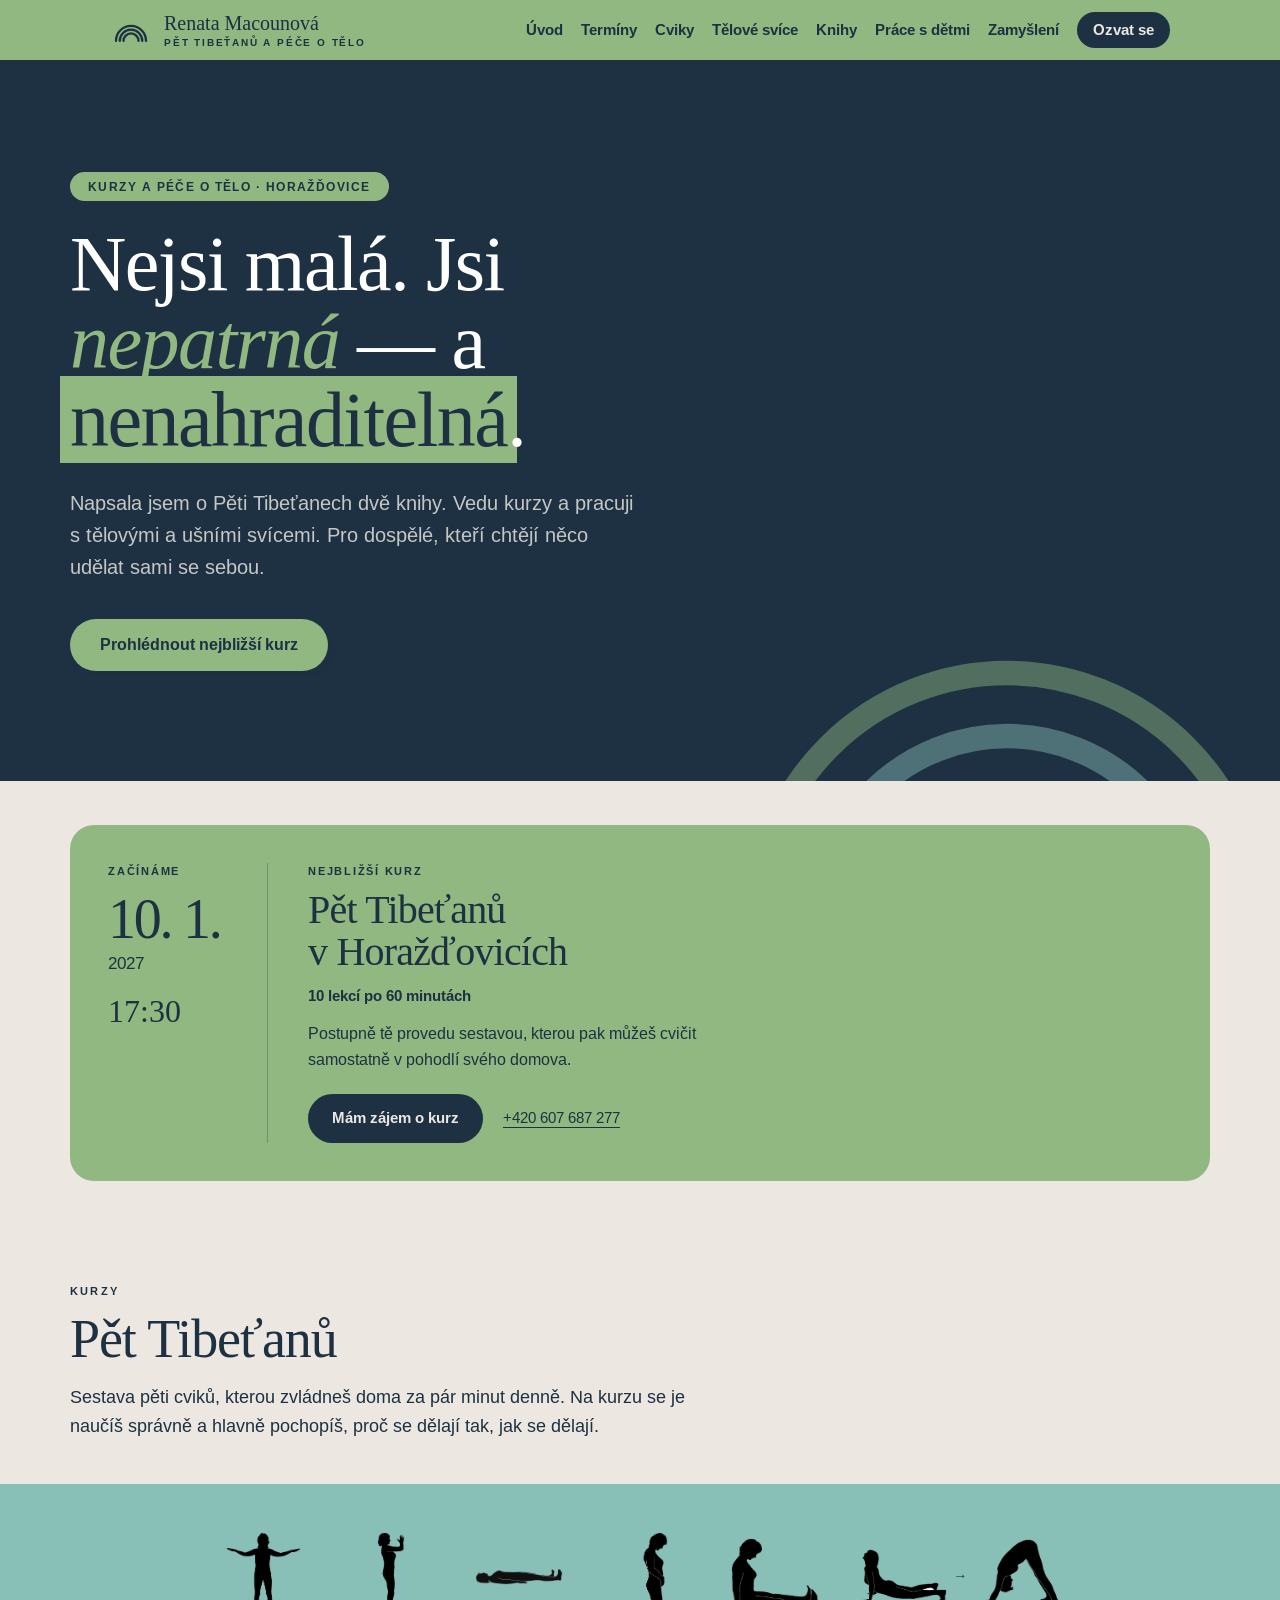
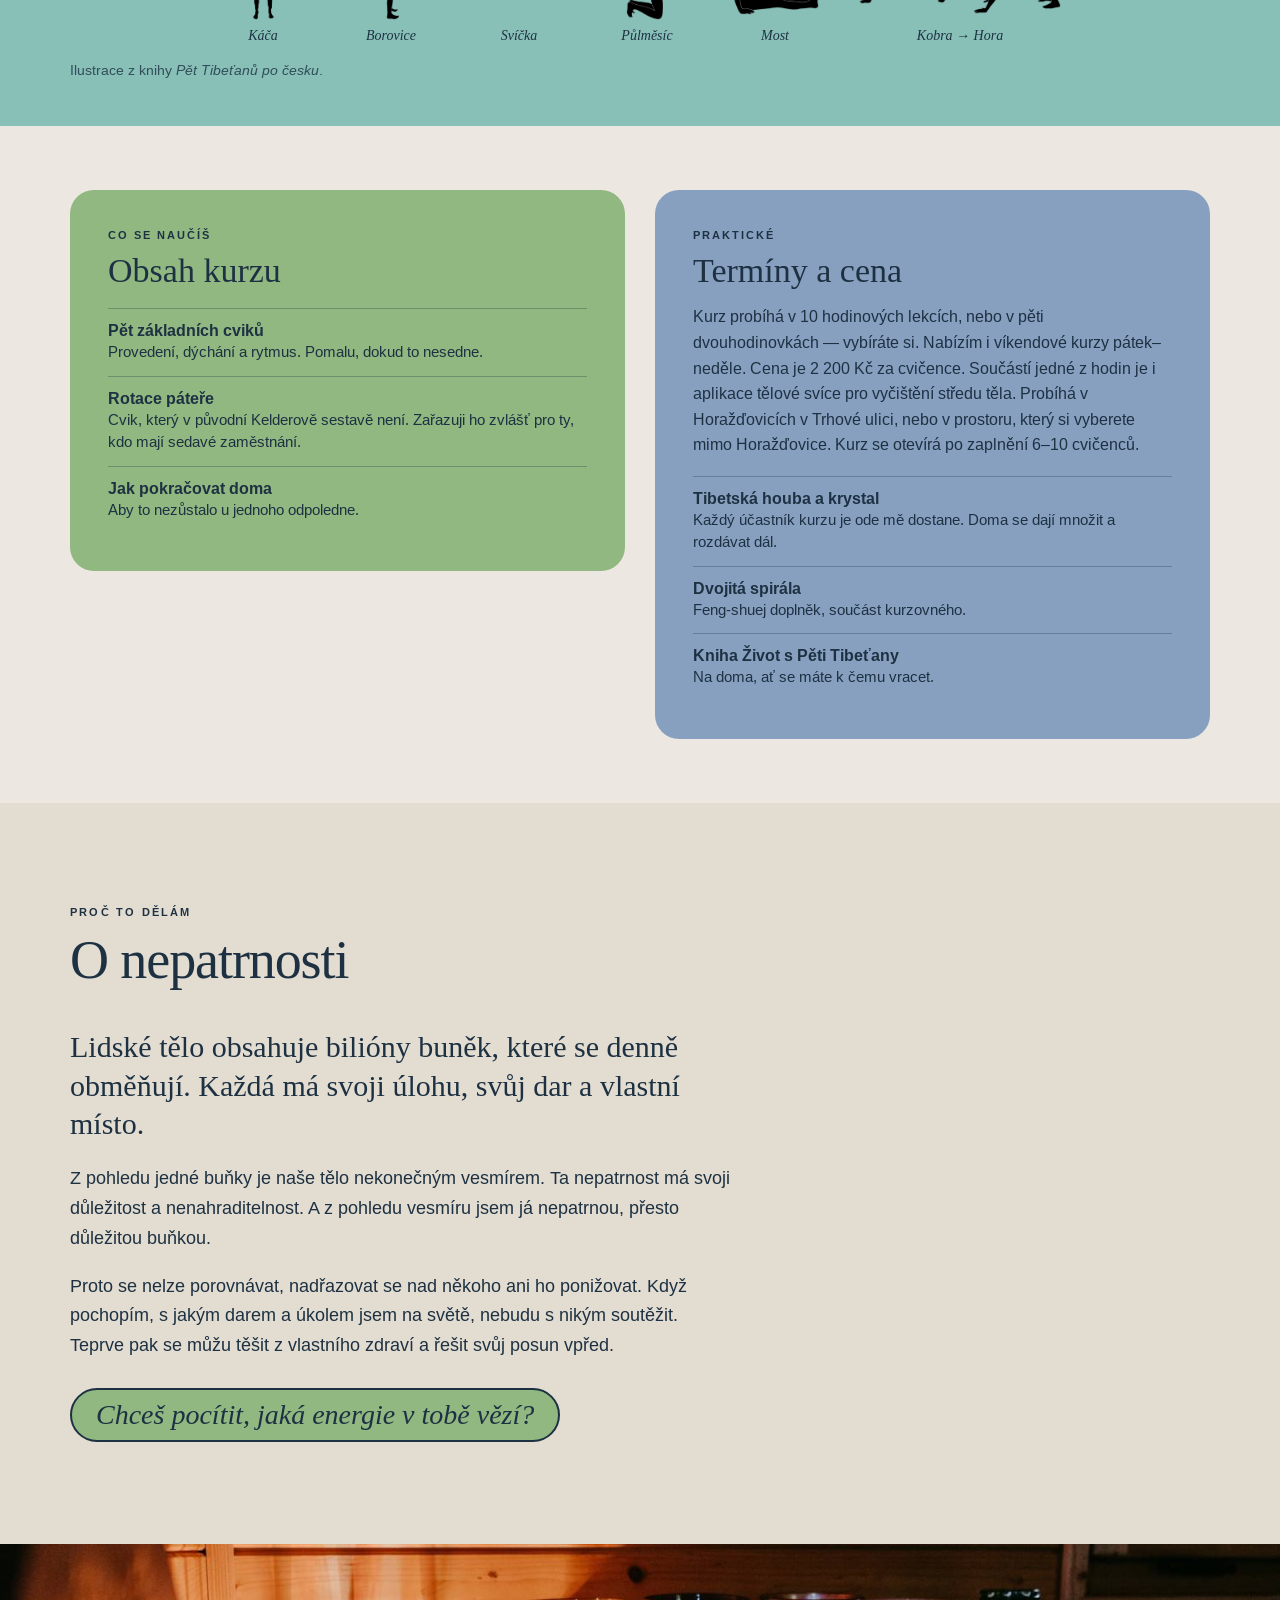
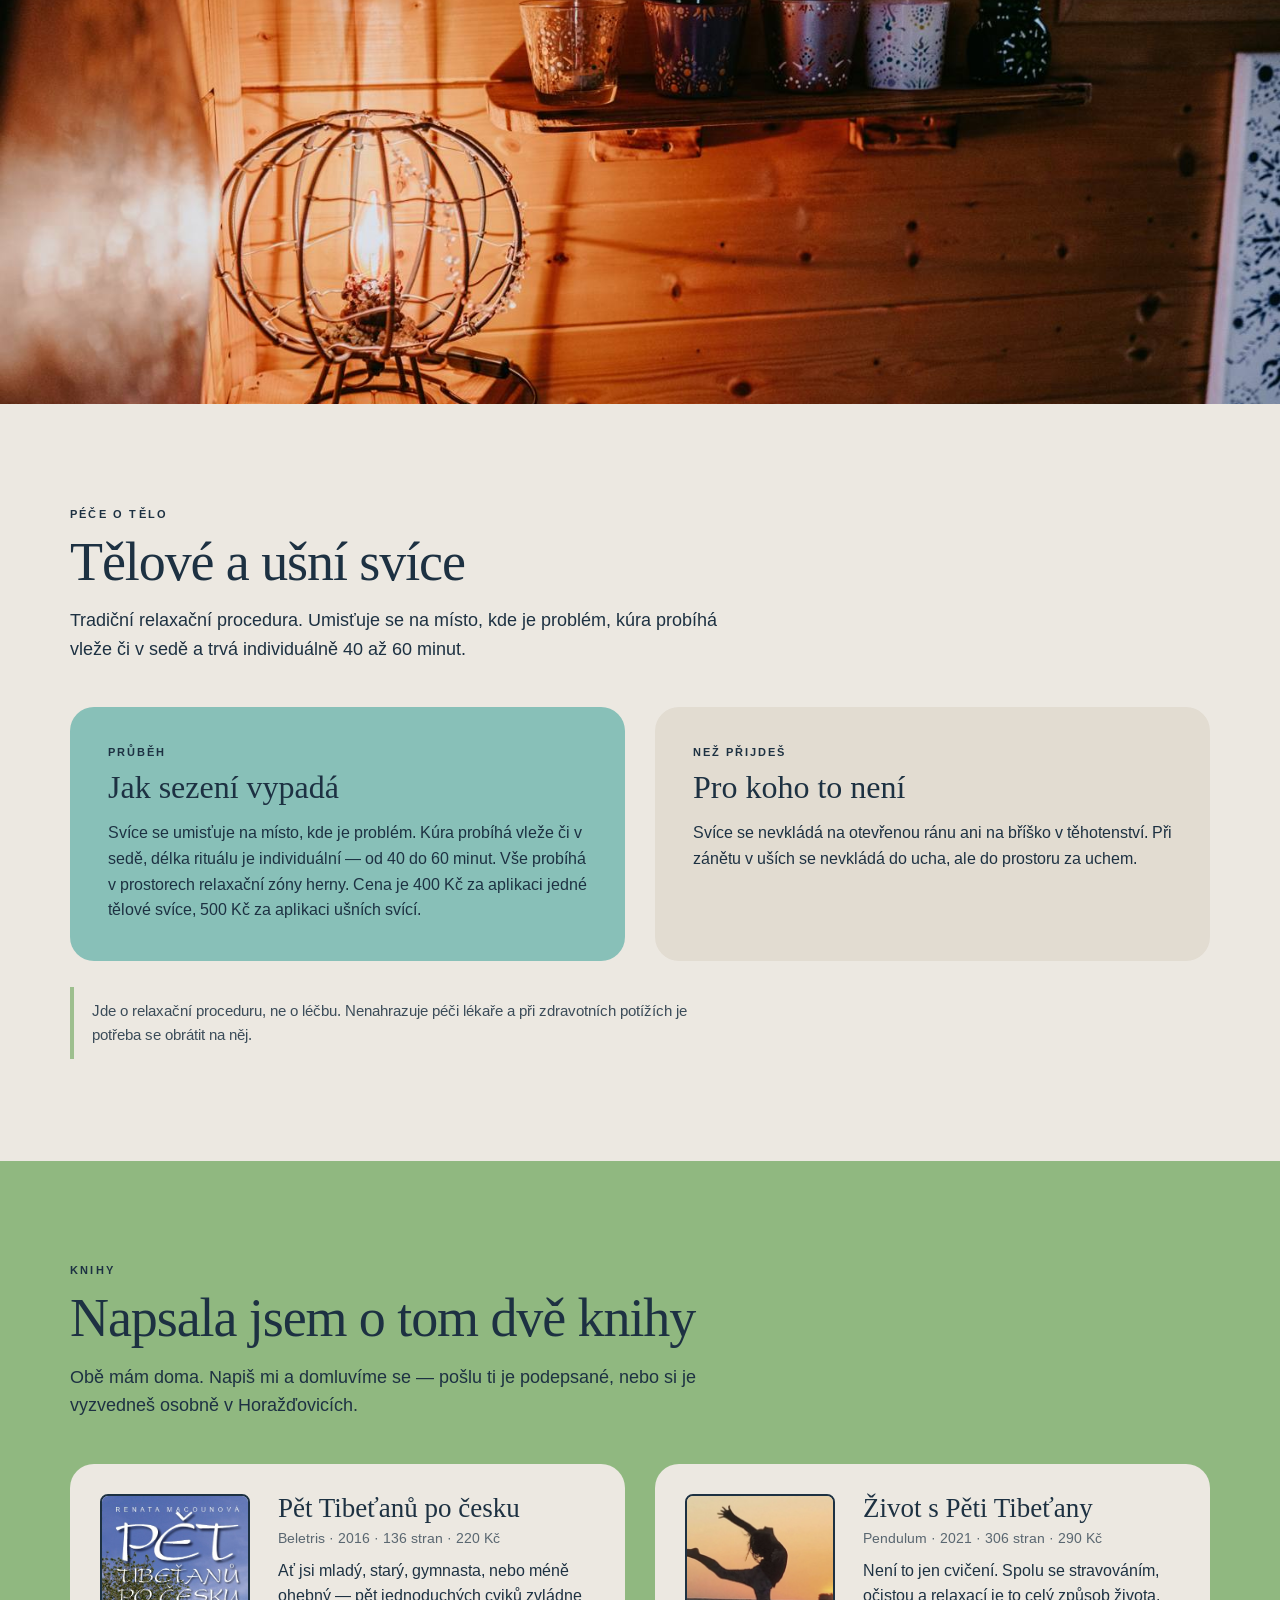
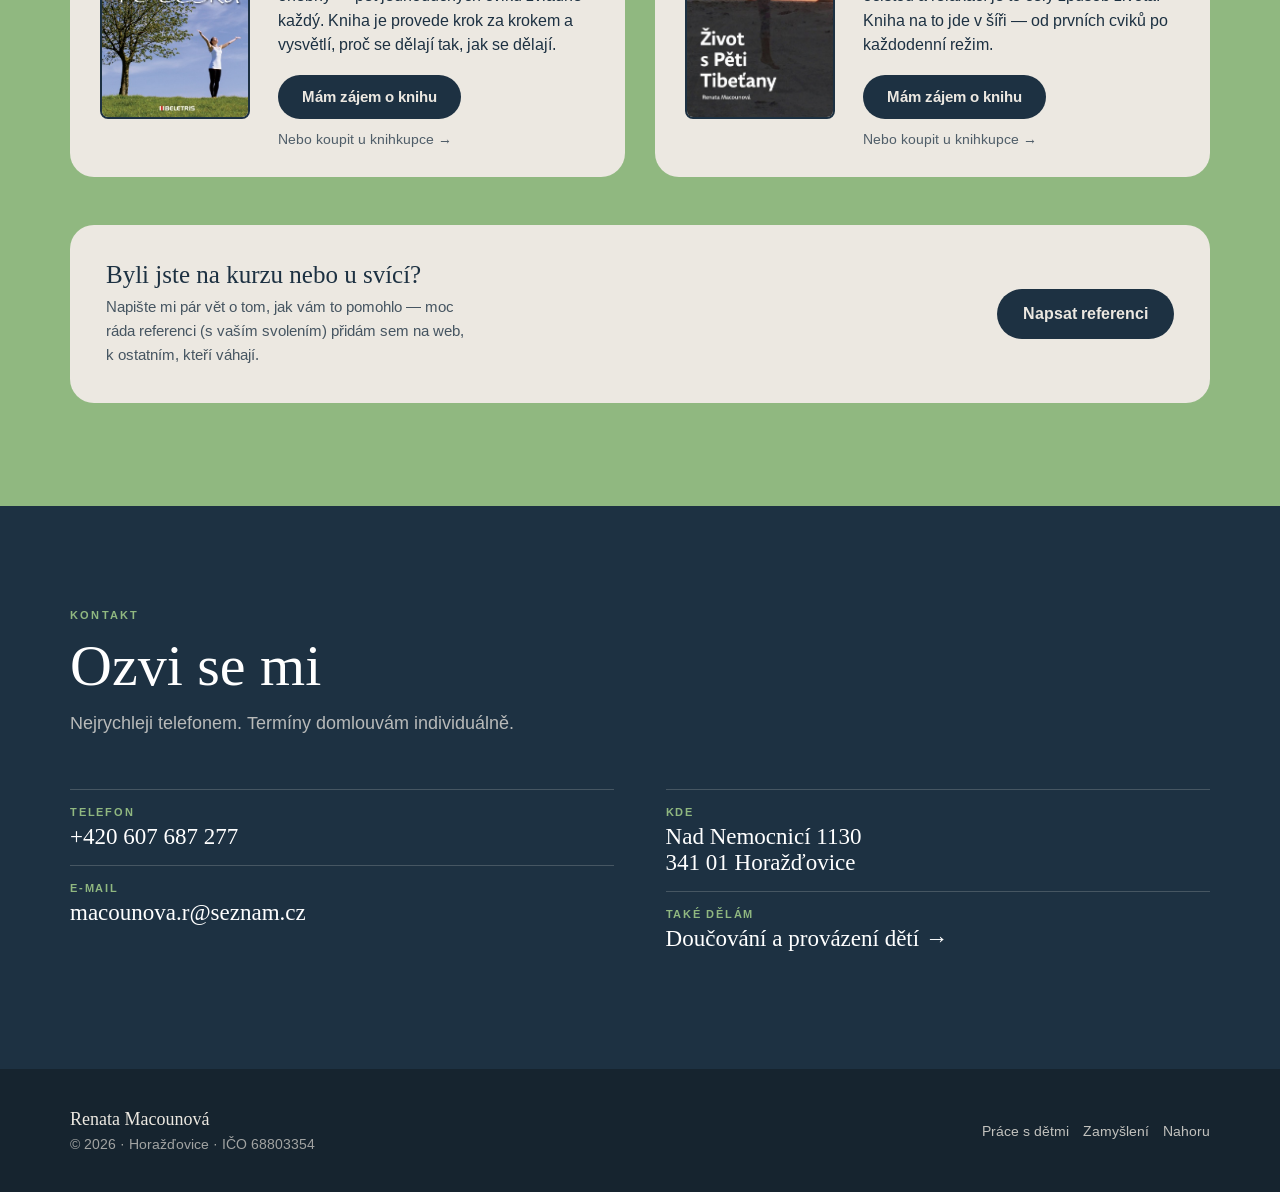
<file: pet-tibetanu/index.html>
<!DOCTYPE html>
<html lang="cs">
<head>
<meta charset="utf-8">
<meta name="viewport" content="width=device-width, initial-scale=1">
<title>Pět Tibeťanů — kurzy a knihy | Renata Macounová</title>
<meta name="description" content="Kurzy Pěti Tibeťanů a tělové a ušní svíce v Horažďovicích. Autorka knih Pět Tibeťanů po česku a Život s Pěti Tibeťany.">
<link rel="canonical" href="https://renatamacounova.cz/pet-tibetanu/">
<meta property="og:title" content="Pět Tibeťanů — kurzy a knihy | Renata Macounová">
<meta property="og:description" content="Kurzy Pěti Tibeťanů a tělové a ušní svíce v Horažďovicích. Autorka knih Pět Tibeťanů po česku a Život s Pěti Tibeťany.">
<meta property="og:url" content="https://renatamacounova.cz/pet-tibetanu/">
<meta property="og:type" content="website">
<link rel="preconnect" href="https://fonts.googleapis.com">
<link rel="preconnect" href="https://fonts.gstatic.com" crossorigin>
<link href="https://fonts.googleapis.com/css2?family=Tinos:ital,wght@0,400;0,700;1,400;1,700&amp;family=Arimo:wght@400;500;600;700&amp;display=swap" rel="stylesheet">
<link rel="stylesheet" href="/assets/css/style.css">
</head>
<body>
<div class="view" data-view="dospeli">

<div>
  <nav style="position:sticky;top:0;z-index:60;background:#90B880;border-bottom:2px solid #1D3142">
    <div style="max-width:1140px;margin:0 auto;padding:12px clamp(18px,4vw,40px);display:flex;align-items:center;justify-content:space-between;gap:16px;flex-wrap:wrap">
      <a href="/" style="display:flex;align-items:center;gap:12px">
        <svg viewBox="0 0 200 120" style="width:42px;height:25px;flex:none" aria-hidden="true"><g fill="none" stroke="#1D3142" stroke-width="11" stroke-linecap="round"><path d="M28 110 A72 72 0 0 1 172 110"></path><path d="M46 110 A54 54 0 0 1 154 110"></path><path d="M64 110 A36 36 0 0 1 136 110"></path></g></svg>
        <span style="font-family:Tinos,serif;font-size:20px;line-height:1.1">Renata Macounová<span style="display:block;font-family:Arimo,sans-serif;font-size:10px;font-weight:700;letter-spacing:.18em;text-transform:uppercase;margin-top:3px">Pět Tibeťanů a péče o tělo</span></span>
      </a>
      <ul style="display:flex;align-items:center;gap:18px;flex-wrap:wrap;font-size:14.5px;font-weight:600">
        <li><a href="/">Úvod</a></li>
        <li><a href="#nejblizsi-kurz">Termíny</a></li>
        <li><a href="#tibetani-a">Cviky</a></li>
        <li><a href="#svice-a">Tělové svíce</a></li>
        <li><a href="#knihy-a">Knihy</a></li>
        <li><a href="/kouc-detskych-srdci/">Práce s dětmi</a></li>
        <li><a href="/zamysleni/">Zamyšlení</a></li>
        <li><a href="#kontakt-a" style="display:block;padding:9px 16px;background:#1D3142;color:#ECE8E1;border-radius:100px">Ozvat se</a></li>
      </ul>
    </div>
  </nav>

  <header id="top-a" style="background:#1D3142;color:#ECE8E1;padding:clamp(56px,9vw,110px) clamp(20px,5vw,48px);position:relative;overflow:hidden">
    <svg viewBox="0 0 200 120" style="position:absolute;right:-6vw;bottom:-14vw;width:min(700px,58vw);opacity:.45;pointer-events:none" aria-hidden="true"><g fill="none" stroke-width="7" stroke-linecap="round"><path d="M28 110 A72 72 0 0 1 172 110" stroke="#90B880"></path><path d="M46 110 A54 54 0 0 1 154 110" stroke="#88C0B8"></path><path d="M64 110 A36 36 0 0 1 136 110" stroke="#88A0C0"></path></g></svg>
    
    <div style="max-width:1140px;margin:0 auto;position:relative;z-index:2">
      <span style="display:inline-block;background:#90B880;color:#1D3142;border-radius:100px;padding:7px 18px;font-size:12px;font-weight:700;letter-spacing:.12em;text-transform:uppercase;margin-bottom:24px">Kurzy a péče o tělo · Horažďovice</span>
      <h1 style="font-family:Tinos,serif;font-weight:400;font-size:clamp(38px,7.4vw,78px);line-height:1;letter-spacing:-.02em;max-width:18ch;color:#fff">Nejsi malá. Jsi <em style="color:#90B880">nepatrná</em> — a <span style="background:#90B880;color:#1D3142;box-shadow:10px 0 0 #90B880,-10px 0 0 #90B880">nenahraditelná</span>.</h1>
      <p style="font-size:clamp(17px,2vw,20px);line-height:1.6;max-width:52ch;color:rgba(236,232,225,.82);margin-top:28px">Napsala jsem o Pěti Tibeťanech dvě knihy. Vedu kurzy a pracuji s tělovými a ušními svícemi. Pro dospělé, kteří chtějí něco udělat sami se sebou.</p>
      <a href="#nejblizsi-kurz" style="display:inline-block;margin-top:36px;background:#90B880;color:#1D3142;padding:16px 30px;font-weight:700;font-size:16px;border-radius:100px;box-shadow:6px 6px 0 rgba(29,49,66,.22)">Prohlédnout nejbližší kurz</a>
    </div>
  </header>

  <section id="nejblizsi-kurz" class="course-section" aria-labelledby="course-title">
    <div class="course-shell">
      <article class="course-card">
        <div class="course-date">
          <p class="course-kicker">Začínáme</p>
          <time class="course-start" datetime="2027-01-10T17:30:00+01:00" aria-label="10. ledna 2027 v 17:30">
            <span class="course-day">10. 1.</span>
            <span class="course-year">2027</span>
            <span class="course-time">17:30</span>
          </time>
        </div>
        <div class="course-copy">
          <p class="course-kicker">Nejbližší kurz</p>
          <h2 id="course-title">Pět Tibeťanů<br>v Horažďovicích</h2>
          <p class="course-meta">10 lekcí po 60 minutách</p>
          <p class="course-description">Postupně tě provedu sestavou, kterou pak můžeš cvičit samostatně v pohodlí svého domova.</p>
          <div class="course-actions">
            <a class="course-button" href="mailto:macounova.r@seznam.cz?subject=Z%C3%A1jem%20o%20kurz%20P%C4%9Bt%20Tibe%C5%A5an%C5%AF%20od%2010.%201.%202027">Mám zájem o kurz</a>
            <a class="course-phone" href="tel:+420607687277">+420 607 687 277</a>
          </div>
        </div>
      </article>
    </div>
  </section>

  <section id="tibetani-a" style="padding:clamp(56px,8vw,104px) clamp(20px,5vw,48px) 0">
    <div style="max-width:1140px;margin:0 auto">
      <div style="max-width:660px">
        <div style="font-size:11px;font-weight:700;letter-spacing:.2em;text-transform:uppercase;margin-bottom:14px">Kurzy</div>
        <h2 style="font-family:Tinos,serif;font-weight:400;font-size:clamp(30px,5.2vw,54px);line-height:1.02;letter-spacing:-.02em">Pět Tibeťanů</h2>
        <p style="font-size:17.5px;line-height:1.65;margin-top:16px">Sestava pěti cviků, kterou zvládneš doma za pár minut denně. Na kurzu se je naučíš správně a hlavně pochopíš, proč se dělají tak, jak se dělají.</p>
      </div>
    </div>
  </section>

  <section style="padding:clamp(28px,4vw,44px) 0 0">
    <div style="background:#88C0B8;padding:clamp(28px,4vw,48px) clamp(20px,5vw,48px)">
      <div style="max-width:1140px;margin:0 auto;display:flex;flex-wrap:wrap;align-items:flex-start;justify-content:center;gap:clamp(20px,3.4vw,40px)">
        <figure style="display:flex;flex-direction:column;align-items:center;gap:8px"><img src="/assets/img/kaca.png" alt="Káča" style="width:clamp(60px,8vw,88px);height:clamp(60px,8vw,88px);object-fit:contain"><figcaption style="font-family:Tinos,serif;font-style:italic;font-size:14px">Káča</figcaption></figure>
        <figure style="display:flex;flex-direction:column;align-items:center;gap:8px"><img src="/assets/img/borovice.png" alt="Borovice" style="width:clamp(60px,8vw,88px);height:clamp(60px,8vw,88px);object-fit:contain"><figcaption style="font-family:Tinos,serif;font-style:italic;font-size:14px">Borovice</figcaption></figure>
        <figure style="display:flex;flex-direction:column;align-items:center;gap:8px"><img src="/assets/img/svicka.png" alt="Svíčka" style="width:clamp(60px,8vw,88px);height:clamp(60px,8vw,88px);object-fit:contain"><figcaption style="font-family:Tinos,serif;font-style:italic;font-size:14px">Svíčka</figcaption></figure>
        <figure style="display:flex;flex-direction:column;align-items:center;gap:8px"><img src="/assets/img/pulmesic.png" alt="Půlměsíc" style="width:clamp(60px,8vw,88px);height:clamp(60px,8vw,88px);object-fit:contain"><figcaption style="font-family:Tinos,serif;font-style:italic;font-size:14px">Půlměsíc</figcaption></figure>
        <figure style="display:flex;flex-direction:column;align-items:center;gap:8px"><img src="/assets/img/most.png" alt="Most" style="width:clamp(60px,8vw,88px);height:clamp(60px,8vw,88px);object-fit:contain"><figcaption style="font-family:Tinos,serif;font-style:italic;font-size:14px">Most</figcaption></figure>
        <figure style="display:flex;flex-direction:column;align-items:center;gap:8px"><span style="display:flex;align-items:center;gap:6px"><img src="/assets/img/kobra.png" alt="Kobra" style="width:clamp(60px,8vw,88px);height:clamp(60px,8vw,88px);object-fit:contain"><span style="font-family:Tinos,serif;font-style:italic;font-size:14px">→</span><img src="/assets/img/hora.png" alt="Hora" style="width:clamp(60px,8vw,88px);height:clamp(60px,8vw,88px);object-fit:contain"></span><figcaption style="font-family:Tinos,serif;font-style:italic;font-size:14px">Kobra → Hora</figcaption></figure>
      </div>
      <p style="max-width:1140px;margin:18px auto 0;font-size:13.5px;opacity:.8">Ilustrace z knihy <em>Pět Tibeťanů po česku</em>.</p>
    </div>
  </section>

  <section style="padding:clamp(36px,5vw,64px) clamp(20px,5vw,48px)">
    <div style="max-width:1140px;margin:0 auto;display:grid;grid-template-columns:repeat(auto-fit,minmax(300px,1fr));gap:clamp(20px,3vw,30px);align-items:start">
      <div style="background:#90B880;padding:clamp(26px,3.4vw,38px);border-radius:24px">
        <div style="font-size:11px;font-weight:700;letter-spacing:.18em;text-transform:uppercase">Co se naučíš</div>
        <h3 style="font-family:Tinos,serif;font-weight:400;font-size:clamp(25px,3.2vw,34px);margin:10px 0 18px">Obsah kurzu</h3>
        <ul style="display:flex;flex-direction:column">
          <li style="border-top:1.5px solid rgba(29,49,66,.3);padding:12px 0"><strong style="display:block;font-size:16px">Pět základních cviků</strong><span style="font-size:14.5px;line-height:1.55">Provedení, dýchání a rytmus. Pomalu, dokud to nesedne.</span></li>
          <li style="border-top:1.5px solid rgba(29,49,66,.3);padding:12px 0"><strong style="display:block;font-size:16px">Rotace páteře</strong><span style="font-size:14.5px;line-height:1.55">Cvik, který v původní Kelderově sestavě není. Zařazuji ho zvlášť pro ty, kdo mají sedavé zaměstnání.</span></li>
          <li style="border-top:1.5px solid rgba(29,49,66,.3);padding:12px 0"><strong style="display:block;font-size:16px">Jak pokračovat doma</strong><span style="font-size:14.5px;line-height:1.55">Aby to nezůstalo u jednoho odpoledne.</span></li>
        </ul>
      </div>
      <div style="background:#88A0C0;padding:clamp(26px,3.4vw,38px);border-radius:24px">
        <div style="font-size:11px;font-weight:700;letter-spacing:.18em;text-transform:uppercase">Praktické</div>
        <h3 style="font-family:Tinos,serif;font-weight:400;font-size:clamp(25px,3.2vw,34px);margin:10px 0 14px">Termíny a cena</h3>
        <p style="font-size:15.5px;line-height:1.65">Kurz probíhá v 10 hodinových lekcích, nebo v pěti dvouhodinovkách — vybíráte si. Nabízím i víkendové kurzy pátek–neděle. Cena je 2 200 Kč za cvičence. Součástí jedné z hodin je i aplikace tělové svíce pro vyčištění středu těla. Probíhá v Horažďovicích v Trhové ulici, nebo v prostoru, který si vyberete mimo Horažďovice. Kurz se otevírá po zaplnění 6–10 cvičenců.</p>
        <ul style="display:flex;flex-direction:column;margin-top:18px">
          <li style="border-top:1.5px solid rgba(29,49,66,.3);padding:12px 0"><strong style="display:block;font-size:16px">Tibetská houba a krystal</strong><span style="font-size:14.5px;line-height:1.55">Každý účastník kurzu je ode mě dostane. Doma se dají množit a rozdávat dál.</span></li>
          <li style="border-top:1.5px solid rgba(29,49,66,.3);padding:12px 0"><strong style="display:block;font-size:16px">Dvojitá spirála</strong><span style="font-size:14.5px;line-height:1.55">Feng-shuej doplněk, součást kurzovného.</span></li>
          <li style="border-top:1.5px solid rgba(29,49,66,.3);padding:12px 0"><strong style="display:block;font-size:16px">Kniha Život s Pěti Tibeťany</strong><span style="font-size:14.5px;line-height:1.55">Na doma, ať se máte k čemu vracet.</span></li>
        </ul>
      </div>
    </div>
  </section>

  <section style="background:#E2DCD1;padding:clamp(56px,8vw,104px) clamp(20px,5vw,48px)">
    <div style="max-width:1140px;margin:0 auto">
      <div style="font-size:11px;font-weight:700;letter-spacing:.2em;text-transform:uppercase;margin-bottom:14px">Proč to dělám</div>
      <h2 style="font-family:Tinos,serif;font-weight:400;font-size:clamp(30px,5.2vw,54px);line-height:1.02;letter-spacing:-.02em">O nepatrnosti</h2>
      <div style="max-width:660px;margin-top:clamp(26px,3.6vw,40px)">
        <p style="font-family:Tinos,serif;font-size:clamp(22px,3vw,30px);line-height:1.28">Lidské tělo obsahuje bilióny buněk, které se denně obměňují. Každá má svoji úlohu, svůj dar a vlastní místo.</p>
        <p style="font-size:17.5px;line-height:1.7;margin-top:20px">Z pohledu jedné buňky je naše tělo nekonečným vesmírem. Ta nepatrnost má svoji důležitost a nenahraditelnost. A z pohledu vesmíru jsem já nepatrnou, přesto důležitou buňkou.</p>
        <p style="font-size:17.5px;line-height:1.7;margin-top:18px">Proto se nelze porovnávat, nadřazovat se nad někoho ani ho ponižovat. Když pochopím, s jakým darem a úkolem jsem na světě, nebudu s nikým soutěžit. Teprve pak se můžu těšit z vlastního zdraví a řešit svůj posun vpřed.</p>
        <p style="font-family:Tinos,serif;font-style:italic;font-size:clamp(22px,2.6vw,28px);margin-top:28px;display:inline-block;background:#90B880;border:2.5px solid #1D3142;border-radius:100px;padding:9px 24px">Chceš pocítit, jaká energie v tobě vězí?</p>
      </div>
    </div>
  </section>

  <div style="height:clamp(280px,42vw,460px);overflow:hidden;background:#1D3142"><img src="/assets/img/svice-v-atelieru.jpg" alt="Svíce v ateliéru" style="width:100%;height:100%;object-fit:cover"></div>

  <section id="svice-a" style="padding:clamp(56px,8vw,104px) clamp(20px,5vw,48px)">
    <div style="max-width:1140px;margin:0 auto">
      <div style="max-width:660px">
        <div style="font-size:11px;font-weight:700;letter-spacing:.2em;text-transform:uppercase;margin-bottom:14px">Péče o tělo</div>
        <h2 style="font-family:Tinos,serif;font-weight:400;font-size:clamp(30px,5.2vw,54px);line-height:1.02;letter-spacing:-.02em">Tělové a ušní svíce</h2>
        <p style="font-size:17.5px;line-height:1.65;margin-top:16px">Tradiční relaxační procedura. Umisťuje se na místo, kde je problém, kúra probíhá vleže či v sedě a trvá individuálně 40 až 60 minut.</p>
      </div>
      <div style="display:grid;grid-template-columns:repeat(auto-fit,minmax(300px,1fr));gap:clamp(20px,3vw,30px);margin-top:clamp(28px,4vw,44px)">
        <div style="background:#88C0B8;padding:clamp(26px,3.4vw,38px);border-radius:24px">
          <div style="font-size:11px;font-weight:700;letter-spacing:.18em;text-transform:uppercase">Průběh</div>
          <h3 style="font-family:Tinos,serif;font-weight:400;font-size:clamp(24px,3vw,32px);margin:10px 0 14px">Jak sezení vypadá</h3>
          <p style="font-size:15.5px;line-height:1.65">Svíce se umisťuje na místo, kde je problém. Kúra probíhá vleže či v sedě, délka rituálu je individuální — od 40 do 60 minut. Vše probíhá v prostorech relaxační zóny herny. Cena je 400 Kč za aplikaci jedné tělové svíce, 500 Kč za aplikaci ušních svící.</p>
        </div>
        <div style="background:#E2DCD1;padding:clamp(26px,3.4vw,38px);border-radius:24px">
          <div style="font-size:11px;font-weight:700;letter-spacing:.18em;text-transform:uppercase">Než přijdeš</div>
          <h3 style="font-family:Tinos,serif;font-weight:400;font-size:clamp(24px,3vw,32px);margin:10px 0 14px">Pro koho to není</h3>
          <p style="font-size:15.5px;line-height:1.65">Svíce se nevkládá na otevřenou ránu ani na bříško v těhotenství. Při zánětu v uších se nevkládá do ucha, ale do prostoru za uchem.</p>
        </div>
      </div>
      <p style="border-left:4px solid #90B880;padding:12px 0 12px 18px;font-size:15px;line-height:1.6;max-width:640px;margin-top:26px;opacity:.85">Jde o relaxační proceduru, ne o léčbu. Nenahrazuje péči lékaře a při zdravotních potížích je potřeba se obrátit na něj.</p>
    </div>
  </section>

  <section id="knihy-a" style="background:#90B880;padding:clamp(56px,8vw,104px) clamp(20px,5vw,48px)"><span id="knihy" aria-hidden="true"></span>
    <div style="max-width:1140px;margin:0 auto">
      <div style="max-width:660px">
        <div style="font-size:11px;font-weight:700;letter-spacing:.2em;text-transform:uppercase;margin-bottom:14px">Knihy</div>
        <h2 style="font-family:Tinos,serif;font-weight:400;font-size:clamp(30px,5.2vw,54px);line-height:1.02;letter-spacing:-.02em">Napsala jsem o tom dvě knihy</h2>
        <p style="font-size:17.5px;line-height:1.65;margin-top:16px">Obě mám doma. Napiš mi a domluvíme se — pošlu ti je podepsané, nebo si je vyzvedneš osobně v Horažďovicích.</p>
      </div>
      <div style="display:grid;grid-template-columns:repeat(auto-fit,minmax(300px,1fr));gap:clamp(20px,3vw,30px);margin-top:clamp(28px,4vw,44px)">
        <article style="background:#ECE8E1;border-radius:24px;padding:clamp(22px,2.8vw,30px);display:grid;grid-template-columns:minmax(110px,150px) 1fr;gap:clamp(18px,2.6vw,28px);align-items:start">
          <img src="/assets/img/obalka-knihy-pet-tibetanu-po-cesku.jpg" alt="Obálka knihy Pět Tibeťanů po česku" style="width:100%;aspect-ratio:2/3;object-fit:cover;border:2px solid #1D3142;border-radius:8px">
          <div>
            <h3 style="font-family:Tinos,serif;font-weight:400;font-size:clamp(21px,2.6vw,27px);line-height:1.1;margin-bottom:6px">Pět Tibeťanů po česku</h3>
            <p style="font-size:13.5px;opacity:.7;margin-bottom:12px">Beletris · 2016 · 136 stran · 220 Kč</p>
            <p style="font-size:15.5px;line-height:1.6;margin-bottom:18px">Ať jsi mladý, starý, gymnasta, nebo méně ohebný — pět jednoduchých cviků zvládne každý. Kniha je provede krok za krokem a vysvětlí, proč se dělají tak, jak se dělají.</p>
            <a href="mailto:macounova.r@seznam.cz?subject=M%C3%A1m%20z%C3%A1jem%20o%20knihu" style="display:inline-block;background:#1D3142;color:#ECE8E1;padding:13px 24px;font-weight:700;font-size:15px;border-radius:100px">Mám zájem o knihu</a>
            <a href="https://www.luxor.cz/v/1561151/pet-tibetanu-po-cesku" style="display:block;margin-top:12px;font-size:14px;opacity:.75">Nebo koupit u knihkupce →</a>
          </div>
        </article>
        <article style="background:#ECE8E1;border-radius:24px;padding:clamp(22px,2.8vw,30px);display:grid;grid-template-columns:minmax(110px,150px) 1fr;gap:clamp(18px,2.6vw,28px);align-items:start">
          <img src="/assets/img/obalka-knihy-zivot-s-peti-tibetany.jpg" alt="Obálka knihy Život s Pěti Tibeťany" style="width:100%;aspect-ratio:2/3;object-fit:cover;border:2px solid #1D3142;border-radius:8px">
          <div>
            <h3 style="font-family:Tinos,serif;font-weight:400;font-size:clamp(21px,2.6vw,27px);line-height:1.1;margin-bottom:6px">Život s Pěti Tibeťany</h3>
            <p style="font-size:13.5px;opacity:.7;margin-bottom:12px">Pendulum · 2021 · 306 stran · 290 Kč</p>
            <p style="font-size:15.5px;line-height:1.6;margin-bottom:18px">Není to jen cvičení. Spolu se stravováním, očistou a relaxací je to celý způsob života. Kniha na to jde v šíři — od prvních cviků po každodenní režim.</p>
            <a href="mailto:macounova.r@seznam.cz?subject=M%C3%A1m%20z%C3%A1jem%20o%20knihu" style="display:inline-block;background:#1D3142;color:#ECE8E1;padding:13px 24px;font-weight:700;font-size:15px;border-radius:100px">Mám zájem o knihu</a>
            <a href="https://www.luxor.cz/v/1672742/zivot-s-peti-tibetany" style="display:block;margin-top:12px;font-size:14px;opacity:.75">Nebo koupit u knihkupce →</a>
          </div>
        </article>
      </div>
      <div id="reference-a" style="background:#ECE8E1;border-radius:24px;padding:clamp(24px,3.4vw,36px);margin-top:clamp(32px,4.5vw,48px);display:flex;flex-wrap:wrap;align-items:center;justify-content:space-between;gap:20px">
        <div>
          <h3 style="font-family:Tinos,serif;font-weight:400;font-size:clamp(20px,2.4vw,25px);margin-bottom:6px">Byli jste na kurzu nebo u svící?</h3>
          <p style="font-size:15px;line-height:1.6;max-width:46ch;opacity:.8">Napište mi pár vět o tom, jak vám to pomohlo — moc ráda referenci (s vaším svolením) přidám sem na web, k ostatním, kteří váhají.</p>
        </div>
        <a href="mailto:macounova.r@seznam.cz?subject=Reference" style="background:#1D3142;color:#ECE8E1;padding:15px 26px;font-weight:700;font-size:15.5px;border-radius:100px;flex:none">Napsat referenci</a>
      </div>
    </div>
  </section>

  <section id="kontakt-a" style="background:#1D3142;color:#ECE8E1;padding:clamp(56px,8vw,104px) clamp(20px,5vw,48px)">
    <div style="max-width:1140px;margin:0 auto">
      <div style="font-size:11px;font-weight:700;letter-spacing:.2em;text-transform:uppercase;color:#90B880;margin-bottom:14px">Kontakt</div>
      <h2 style="font-family:Tinos,serif;font-weight:400;font-size:clamp(32px,5.6vw,58px);line-height:1.02;color:#fff">Ozvi se mi</h2>
      <p style="font-size:17.5px;line-height:1.6;color:rgba(236,232,225,.75);margin-top:14px">Nejrychleji telefonem. Termíny domlouvám individuálně.</p>
      <div style="display:grid;grid-template-columns:repeat(auto-fit,minmax(290px,1fr));gap:clamp(28px,4vw,56px);margin-top:clamp(32px,5vw,52px)">
        <div>
          <div style="padding:15px 0;border-top:1.5px solid rgba(236,232,225,.2)"><div style="font-size:11px;font-weight:700;letter-spacing:.16em;text-transform:uppercase;color:#90B880;margin-bottom:5px">Telefon</div><a href="tel:+420607687277" style="font-family:Tinos,serif;font-size:23px;color:#fff">+420 607 687 277</a></div>
          <div style="padding:15px 0;border-top:1.5px solid rgba(236,232,225,.2)"><div style="font-size:11px;font-weight:700;letter-spacing:.16em;text-transform:uppercase;color:#90B880;margin-bottom:5px">E-mail</div><a href="mailto:macounova.r@seznam.cz" style="font-family:Tinos,serif;font-size:23px;color:#fff">macounova.r@seznam.cz</a></div>
        </div>
        <div>
          <div style="padding:15px 0;border-top:1.5px solid rgba(236,232,225,.2)"><div style="font-size:11px;font-weight:700;letter-spacing:.16em;text-transform:uppercase;color:#90B880;margin-bottom:5px">Kde</div><span style="font-family:Tinos,serif;font-size:23px;color:#fff">Nad Nemocnicí 1130<br>341 01 Horažďovice</span></div>
          <div style="padding:15px 0;border-top:1.5px solid rgba(236,232,225,.2)"><div style="font-size:11px;font-weight:700;letter-spacing:.16em;text-transform:uppercase;color:#90B880;margin-bottom:5px">Také dělám</div><a href="/kouc-detskych-srdci/" style="font-family:Tinos,serif;font-size:23px;color:#fff">Doučování a provázení dětí →</a></div>
        </div>
      </div>
    </div>
  </section>

  <footer style="background:#16242F;color:rgba(236,232,225,.65);padding:40px clamp(20px,5vw,48px);font-size:14px">
    <div style="max-width:1140px;margin:0 auto;display:flex;flex-wrap:wrap;gap:18px;justify-content:space-between;align-items:center">
      <div>
        <div style="font-family:Tinos,serif;font-size:18px;color:#ECE8E1">Renata Macounová</div>
        <div style="margin-top:6px">© 2026 · Horažďovice · IČO 68803354</div>
      </div>
      <div style="display:flex;gap:14px;flex-wrap:wrap"><a href="/kouc-detskych-srdci/" style="color:rgba(236,232,225,.8)">Práce s dětmi</a><a href="/zamysleni/" style="color:rgba(236,232,225,.8)">Zamyšlení</a><a href="#top-a" style="color:rgba(236,232,225,.8)">Nahoru</a></div>
    </div>
  </footer>
</div>

</div>
</body>
</html>
</file>
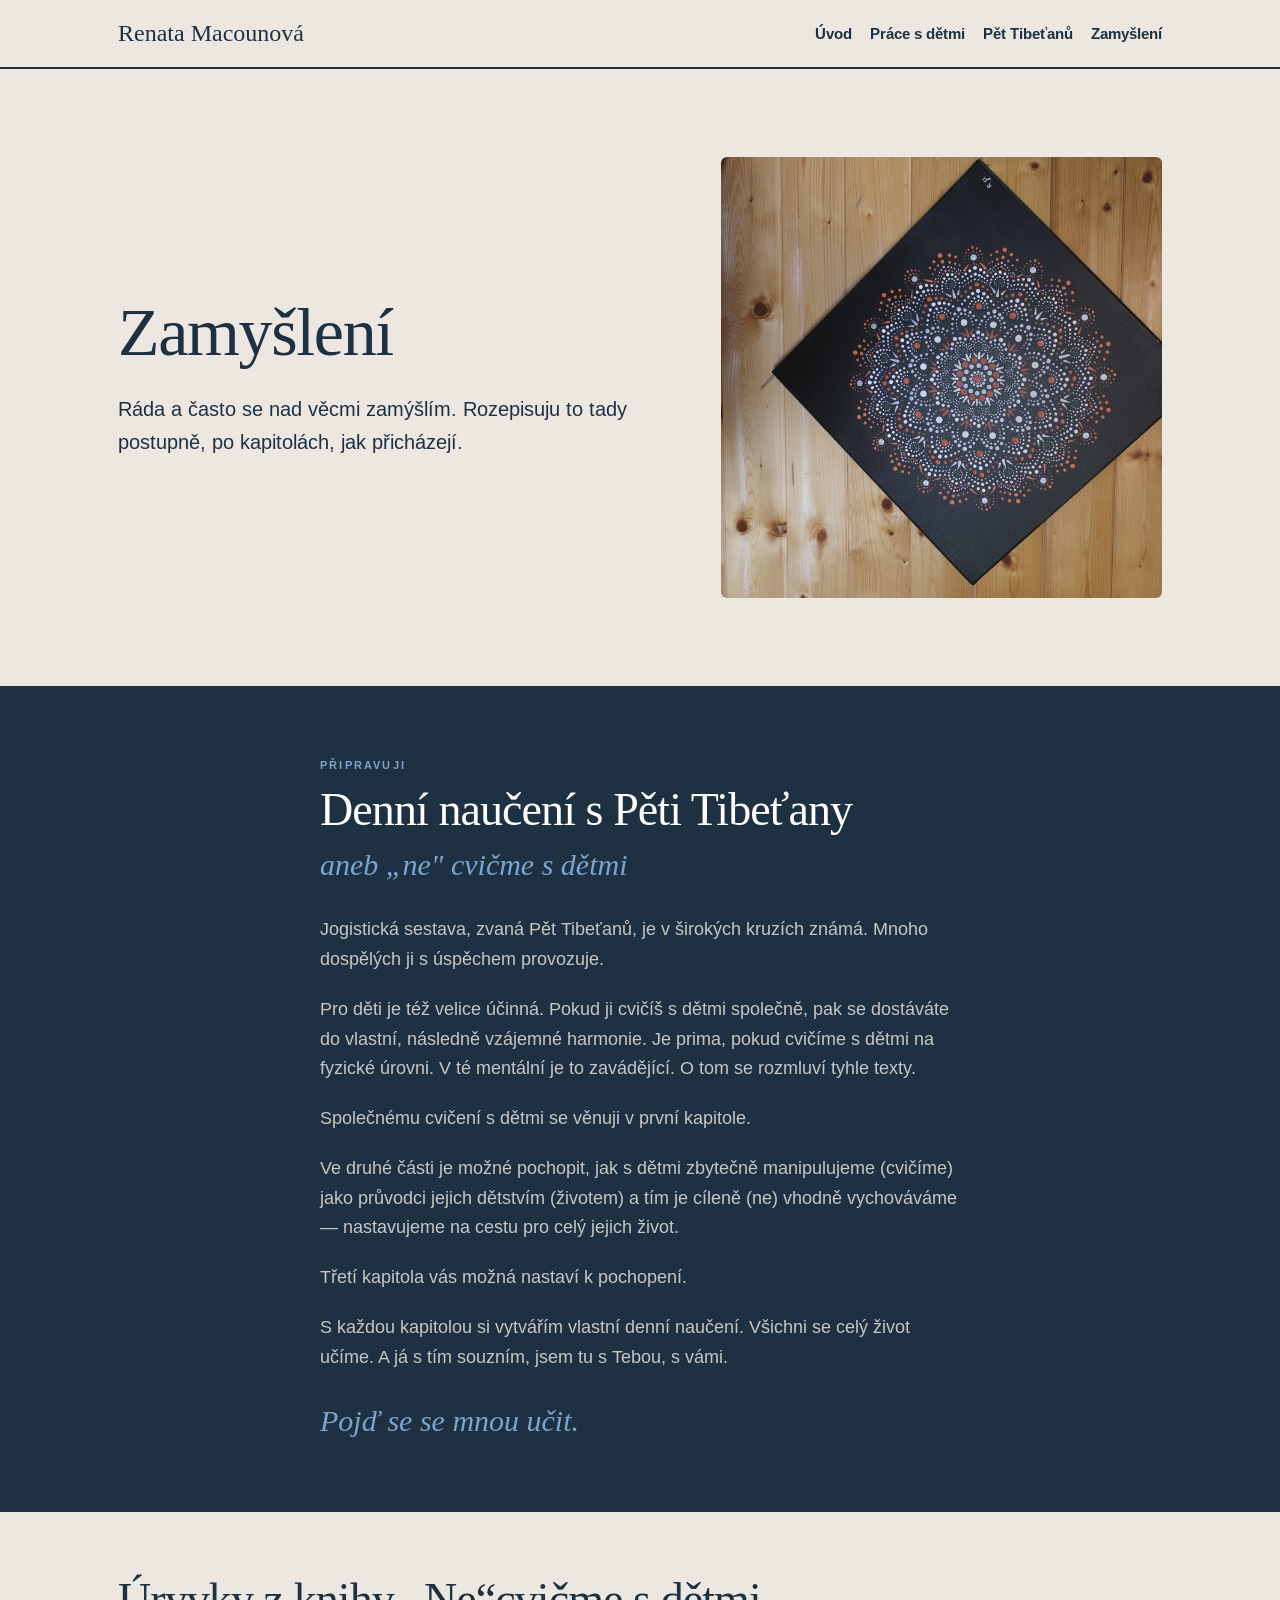
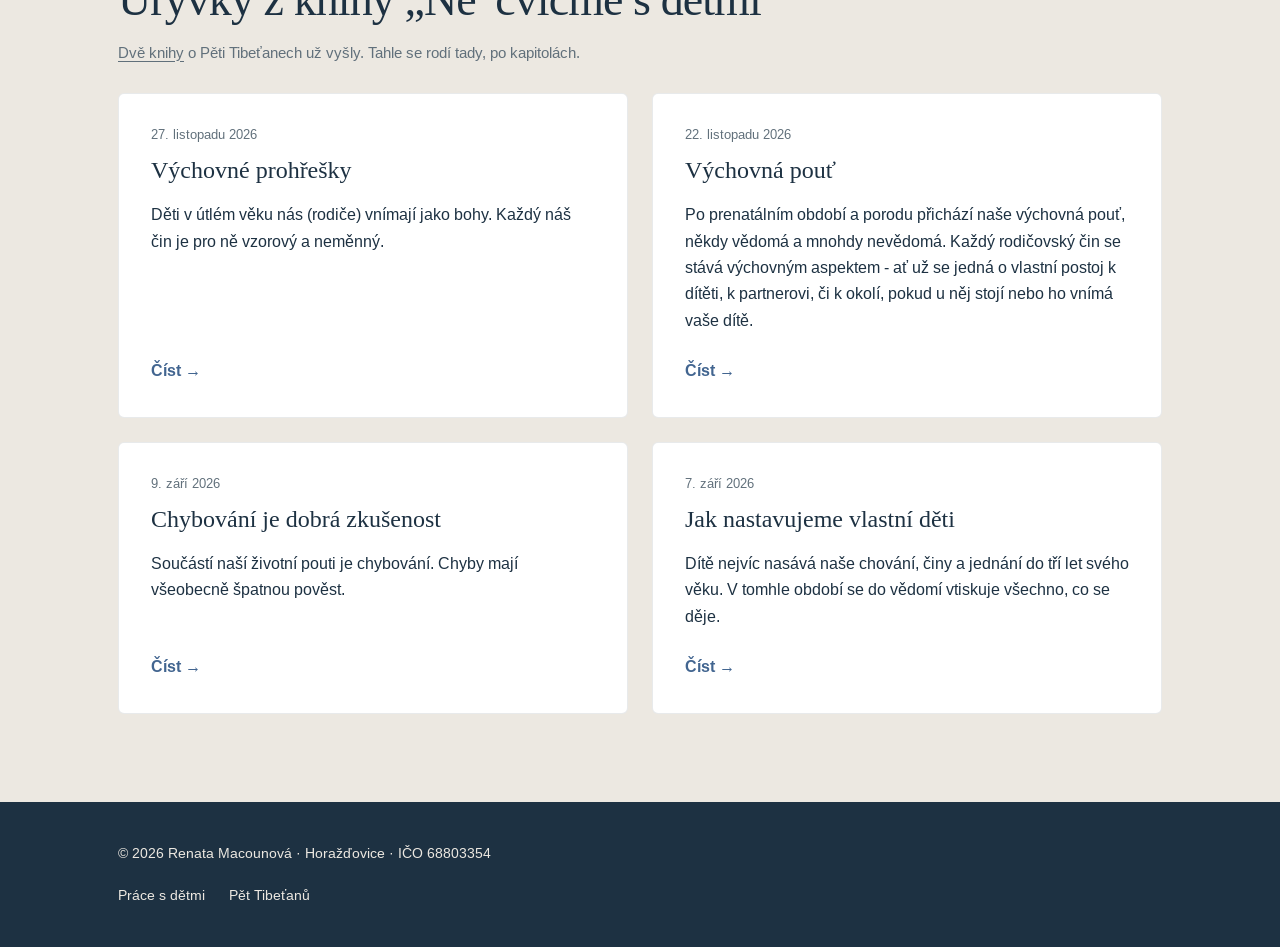
<file: zamysleni/index.html>
<!DOCTYPE html>
<html lang="cs"><head>
<meta charset="utf-8"><meta name="viewport" content="width=device-width, initial-scale=1">
<title>Zamyšlení — texty o dětech, výchově a životě | Renata Macounová</title>
<meta name="description" content="Postupně publikované texty Renaty Macounové o výchově, vztazích s dětmi a společném cvičení Pěti Tibeťanů.">
<link rel="canonical" href="https://renatamacounova.cz/zamysleni/">
<meta property="og:title" content="Zamyšlení — texty o dětech, výchově a životě | Renata Macounová">
<meta property="og:description" content="Postupně publikované texty Renaty Macounové o výchově, vztazích s dětmi a společném cvičení Pěti Tibeťanů.">
<meta property="og:url" content="https://renatamacounova.cz/zamysleni/"><meta property="og:type" content="article">
<meta property="article:published_time" content="2026-09-07">
<link rel="preconnect" href="https://fonts.googleapis.com">
<link rel="preconnect" href="https://fonts.gstatic.com" crossorigin>
<link href="https://fonts.googleapis.com/css2?family=Tinos:ital,wght@0,400;0,700;1,400;1,700&amp;family=Arimo:wght@400;500;600;700&amp;display=swap" rel="stylesheet">
<link rel="stylesheet" href="/assets/css/style.css">
<script type="application/ld+json">{"@context": "https://schema.org", "@type": "Article", "headline": "Zamyšlení", "description": "Postupně publikované texty Renaty Macounové o výchově, vztazích s dětmi a společném cvičení Pěti Tibeťanů.", "author": {"@type": "Person", "name": "Renata Macounová"}, "datePublished": "2026-09-07", "inLanguage": "cs", "mainEntityOfPage": {"@type": "WebPage", "@id": "https://renatamacounova.cz/zamysleni/"}, "url": "https://renatamacounova.cz/zamysleni/", "isPartOf": {"@type": "Book", "name": "„Ne“cvičme s dětmi", "author": {"@type": "Person", "name": "Renata Macounová"}}}</script>
</head><body class="branch-zamysleni">
<nav class="reading-nav" aria-label="Hlavní navigace"><div class="reading-shell"><a class="reading-brand" href="/">Renata Macounová</a><ul><li><a href="/">Úvod</a></li><li><a href="/kouc-detskych-srdci/">Práce s dětmi</a></li><li><a href="/pet-tibetanu/">Pět Tibeťanů</a></li><li><a href="/zamysleni/">Zamyšlení</a></li></ul></div></nav>
<main><header class="reading-intro reading-shell"><div class="reading-intro-copy"><h1>Zamyšlení</h1><p>Ráda a často se nad věcmi zamýšlím. Rozepisuju to tady postupně, po kapitolách, jak přicházejí.</p></div><img class="reading-mandala" src="/assets/img/rucne-malovana-mandala-na-platne.jpg" alt="Ručně malovaná mandala na plátně" width="800" height="800"></header>
<section class="reading-series" aria-labelledby="series-title"><div class="reading-shell"><div class="reading-series-content"><div class="reading-label">Připravuji</div><h2 id="series-title">Denní naučení s Pěti Tibeťany</h2><p class="reading-subtitle">aneb „ne" cvičme s dětmi</p><div class="reading-prose"><p>Jogistická sestava, zvaná Pět Tibeťanů, je v širokých kruzích známá. Mnoho dospělých ji s úspěchem provozuje.</p><p>Pro děti je též velice účinná. Pokud ji cvičíš s dětmi společně, pak se dostáváte do vlastní, následně vzájemné harmonie. Je prima, pokud cvičíme s dětmi na fyzické úrovni. V té mentální je to zavádějící. O tom se rozmluví tyhle texty.</p><p>Společnému cvičení s dětmi se věnuji v první kapitole.</p><p>Ve druhé části je možné pochopit, jak s dětmi zbytečně manipulujeme (cvičíme) jako průvodci jejich dětstvím (životem) a tím je cíleně (ne) vhodně vychováváme — nastavujeme na cestu pro celý jejich život.</p><p>Třetí kapitola vás možná nastaví k pochopení.</p><p>S každou kapitolou si vytvářím vlastní denní naučení. Všichni se celý život učíme. A já s tím souzním, jsem tu s Tebou, s vámi.</p><p class="reading-closing">Pojď se se mnou učit.</p></div></div></div></section>
<section class="reading-list reading-shell" aria-labelledby="articles-title"><h2 id="articles-title">Úryvky z knihy „Ne“cvičme s dětmi</h2><p style="font-size:15px;line-height:1.65;color:var(--muted);margin-top:16px"><a href="/pet-tibetanu/#knihy" style="text-decoration:underline;text-underline-offset:3px">Dvě knihy</a> o Pěti Tibeťanech už vyšly. Tahle se rodí tady, po kapitolách.</p><ul>
<li class="reading-card"><article><time datetime="2026-11-27">27. listopadu 2026</time><h3>Výchovné prohřešky</h3><p>Děti v útlém věku nás (rodiče) vnímají jako bohy. Každý náš čin je pro ně vzorový a neměnný.</p><a href="/zamysleni/vychovne-prohresky/" aria-label="Číst: Výchovné prohřešky">Číst →</a></article></li>
<li class="reading-card"><article><time datetime="2026-11-22">22. listopadu 2026</time><h3>Výchovná pouť</h3><p>Po prenatálním období a porodu přichází naše výchovná pouť, někdy vědomá a mnohdy nevědomá. Každý rodičovský čin se stává výchovným aspektem - ať už se jedná o vlastní postoj k dítěti, k partnerovi, či k okolí, pokud u něj stojí nebo ho vnímá vaše dítě.</p><a href="/zamysleni/vychovna-pout/" aria-label="Číst: Výchovná pouť">Číst →</a></article></li>
<li class="reading-card"><article><time datetime="2026-09-09">9. září 2026</time><h3>Chybování je dobrá zkušenost</h3><p>Součástí naší životní pouti je chybování. Chyby mají všeobecně špatnou pověst.</p><a href="/zamysleni/chybovani-je-dobra-zkusenost/" aria-label="Číst: Chybování je dobrá zkušenost">Číst →</a></article></li>
<li class="reading-card"><article><time datetime="2026-09-07">7. září 2026</time><h3>Jak nastavujeme vlastní děti</h3><p>Dítě nejvíc nasává naše chování, činy a jednání do tří let svého věku. V tomhle období se do vědomí vtiskuje všechno, co se děje.</p><a href="/zamysleni/jak-nastavujeme-vlastni-deti/" aria-label="Číst: Jak nastavujeme vlastní děti">Číst →</a></article></li>
</ul></section></main>
<footer class="reading-footer"><div class="reading-shell"><p>© 2026 Renata Macounová · Horažďovice · IČO 68803354</p><nav aria-label="Další čtení a služby"><a href="/kouc-detskych-srdci/">Práce s dětmi</a><a href="/pet-tibetanu/">Pět Tibeťanů</a></nav></div></footer>
</body></html>
</file>
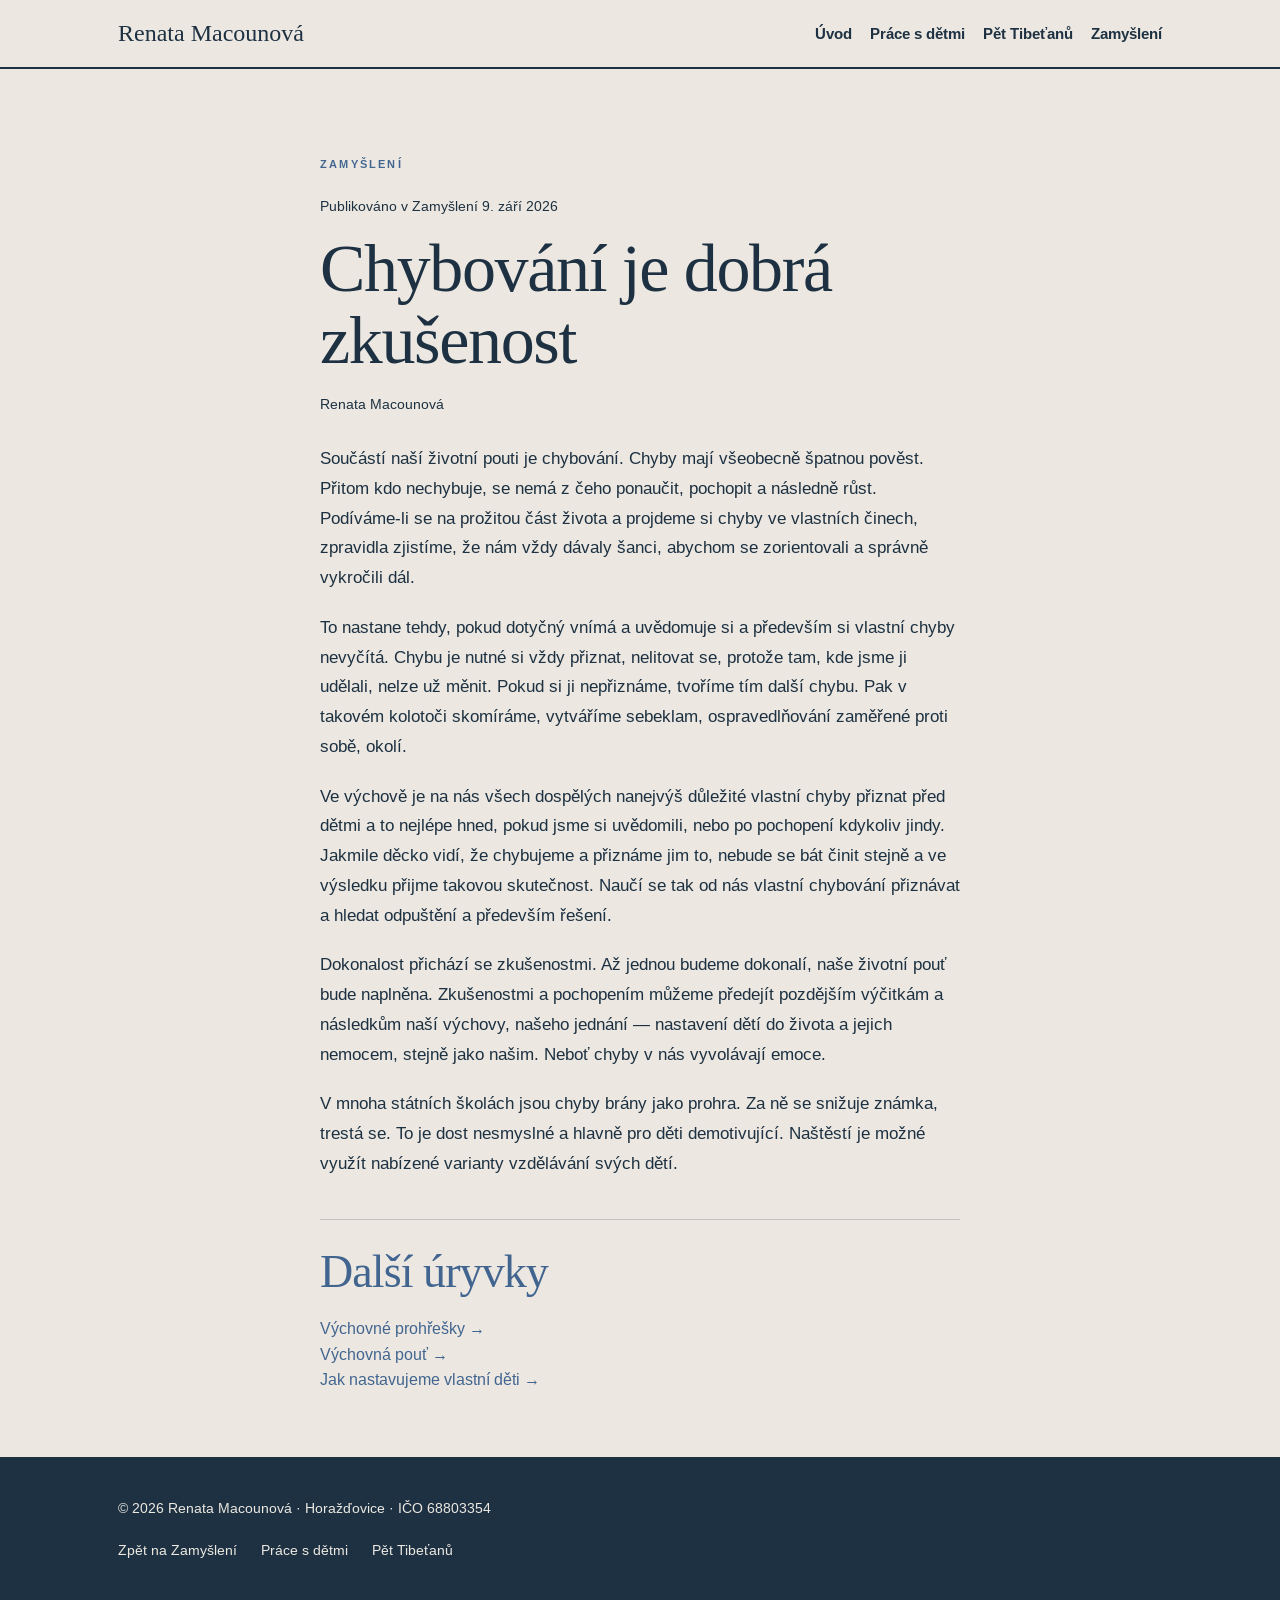
<file: zamysleni/chybovani-je-dobra-zkusenost/index.html>
<!DOCTYPE html>
<html lang="cs"><head>
<meta charset="utf-8"><meta name="viewport" content="width=device-width, initial-scale=1">
<title>Chybování je dobrá zkušenost | Renata Macounová</title>
<meta name="description" content="Kdo nechybuje, nemá se z čeho ponaučit. O tom, proč je důležité přiznat vlastní chyby před dětmi.">
<link rel="canonical" href="https://renatamacounova.cz/zamysleni/chybovani-je-dobra-zkusenost/">
<meta property="og:title" content="Chybování je dobrá zkušenost | Renata Macounová">
<meta property="og:description" content="Kdo nechybuje, nemá se z čeho ponaučit. O tom, proč je důležité přiznat vlastní chyby před dětmi.">
<meta property="og:url" content="https://renatamacounova.cz/zamysleni/chybovani-je-dobra-zkusenost/"><meta property="og:type" content="article">
<meta property="article:published_time" content="2026-09-09">
<link rel="preconnect" href="https://fonts.googleapis.com">
<link rel="preconnect" href="https://fonts.gstatic.com" crossorigin>
<link href="https://fonts.googleapis.com/css2?family=Tinos:ital,wght@0,400;0,700;1,400;1,700&amp;family=Arimo:wght@400;500;600;700&amp;display=swap" rel="stylesheet">
<link rel="stylesheet" href="/assets/css/style.css">
<script type="application/ld+json">{"@context": "https://schema.org", "@type": "Article", "headline": "Chybování je dobrá zkušenost", "description": "Kdo nechybuje, nemá se z čeho ponaučit. O tom, proč je důležité přiznat vlastní chyby před dětmi.", "author": {"@type": "Person", "name": "Renata Macounová"}, "datePublished": "2026-09-09", "inLanguage": "cs", "mainEntityOfPage": {"@type": "WebPage", "@id": "https://renatamacounova.cz/zamysleni/chybovani-je-dobra-zkusenost/"}, "url": "https://renatamacounova.cz/zamysleni/chybovani-je-dobra-zkusenost/", "isPartOf": {"@type": "Book", "name": "„Ne“cvičme s dětmi", "author": {"@type": "Person", "name": "Renata Macounová"}}}</script>
</head><body class="branch-zamysleni">
<nav class="reading-nav" aria-label="Hlavní navigace"><div class="reading-shell"><a class="reading-brand" href="/">Renata Macounová</a><ul><li><a href="/">Úvod</a></li><li><a href="/kouc-detskych-srdci/">Práce s dětmi</a></li><li><a href="/pet-tibetanu/">Pět Tibeťanů</a></li><li><a href="/zamysleni/">Zamyšlení</a></li></ul></div></nav>
<main class="reading-shell"><article class="reading-article"><header><a class="reading-label" href="/zamysleni/">Zamyšlení</a><p class="reading-date">Publikováno v Zamyšlení <time datetime="2026-09-09">9. září 2026</time></p><h1>Chybování je dobrá zkušenost</h1><p class="reading-author">Renata Macounová</p></header><div class="reading-prose"><p>Součástí naší životní pouti je chybování. Chyby mají všeobecně špatnou pověst. Přitom kdo nechybuje, se nemá z čeho ponaučit, pochopit a následně růst. Podíváme-li se na prožitou část života a projdeme si chyby ve vlastních činech, zpravidla zjistíme, že nám vždy dávaly šanci, abychom se zorientovali a správně vykročili dál.</p><p>To nastane tehdy, pokud dotyčný vnímá a uvědomuje si a především si vlastní chyby nevyčítá. Chybu je nutné si vždy přiznat, nelitovat se, protože tam, kde jsme ji udělali, nelze už měnit. Pokud si ji nepřiznáme, tvoříme tím další chybu. Pak v takovém kolotoči skomíráme, vytváříme sebeklam, ospravedlňování zaměřené proti sobě, okolí.</p><p>Ve výchově je na nás všech dospělých nanejvýš důležité vlastní chyby přiznat před dětmi a to nejlépe hned, pokud jsme si uvědomili, nebo po pochopení kdykoliv jindy. Jakmile děcko vidí, že chybujeme a přiznáme jim to, nebude se bát činit stejně a ve výsledku přijme takovou skutečnost. Naučí se tak od nás vlastní chybování přiznávat a hledat odpuštění a především řešení.</p><p>Dokonalost přichází se zkušenostmi. Až jednou budeme dokonalí, naše životní pouť bude naplněna. Zkušenostmi a pochopením můžeme předejít pozdějším výčitkám a následkům naší výchovy, našeho jednání — nastavení dětí do života a jejich nemocem, stejně jako našim. Neboť chyby v nás vyvolávají emoce.</p><p>V mnoha státních školách jsou chyby brány jako prohra. Za ně se snižuje známka, trestá se. To je dost nesmyslné a hlavně pro děti demotivující. Naštěstí je možné využít nabízené varianty vzdělávání svých dětí.</p></div></article><nav class="reading-related" aria-label="Další úryvky"><h2>Další úryvky</h2><ul><li><a href="/zamysleni/vychovne-prohresky/">Výchovné prohřešky →</a></li><li><a href="/zamysleni/vychovna-pout/">Výchovná pouť →</a></li><li><a href="/zamysleni/jak-nastavujeme-vlastni-deti/">Jak nastavujeme vlastní děti →</a></li></ul></nav></main>
<footer class="reading-footer"><div class="reading-shell"><p>© 2026 Renata Macounová · Horažďovice · IČO 68803354</p><nav aria-label="Další čtení a služby"><a href="/zamysleni/">Zpět na Zamyšlení</a><a href="/kouc-detskych-srdci/">Práce s dětmi</a><a href="/pet-tibetanu/">Pět Tibeťanů</a></nav></div></footer>
</body></html>
</file>
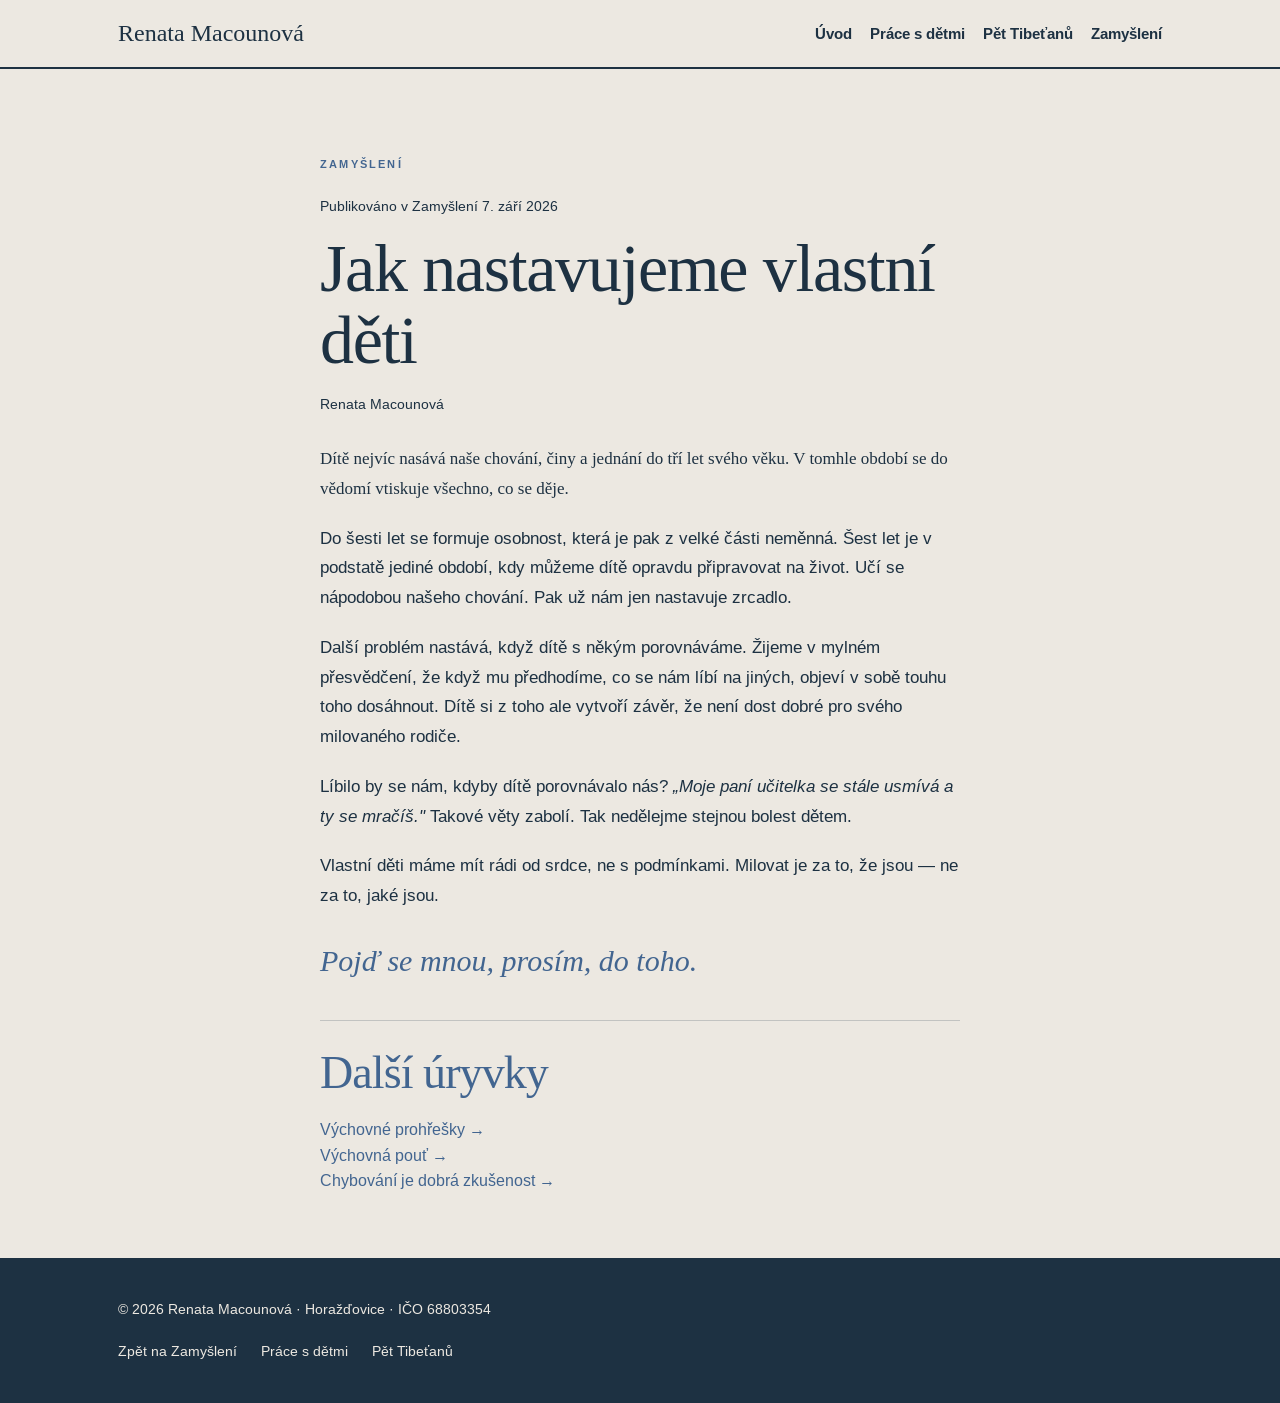
<file: zamysleni/jak-nastavujeme-vlastni-deti/index.html>
<!DOCTYPE html>
<html lang="cs"><head>
<meta charset="utf-8"><meta name="viewport" content="width=device-width, initial-scale=1">
<title>Jak nastavujeme vlastní děti | Renata Macounová</title>
<meta name="description" content="Dítě nejvíc nasává naše chování, činy a jednání do tří let svého věku. V tomhle období se do vědomí vtiskuje všechno, co se děje.">
<link rel="canonical" href="https://renatamacounova.cz/zamysleni/jak-nastavujeme-vlastni-deti/">
<meta property="og:title" content="Jak nastavujeme vlastní děti | Renata Macounová">
<meta property="og:description" content="Dítě nejvíc nasává naše chování, činy a jednání do tří let svého věku. V tomhle období se do vědomí vtiskuje všechno, co se děje.">
<meta property="og:url" content="https://renatamacounova.cz/zamysleni/jak-nastavujeme-vlastni-deti/"><meta property="og:type" content="article">
<meta property="article:published_time" content="2026-09-07">
<link rel="preconnect" href="https://fonts.googleapis.com">
<link rel="preconnect" href="https://fonts.gstatic.com" crossorigin>
<link href="https://fonts.googleapis.com/css2?family=Tinos:ital,wght@0,400;0,700;1,400;1,700&amp;family=Arimo:wght@400;500;600;700&amp;display=swap" rel="stylesheet">
<link rel="stylesheet" href="/assets/css/style.css">
<script type="application/ld+json">{"@context": "https://schema.org", "@type": "Article", "headline": "Jak nastavujeme vlastní děti", "description": "Dítě nejvíc nasává naše chování, činy a jednání do tří let svého věku. V tomhle období se do vědomí vtiskuje všechno, co se děje.", "author": {"@type": "Person", "name": "Renata Macounová"}, "datePublished": "2026-09-07", "inLanguage": "cs", "mainEntityOfPage": {"@type": "WebPage", "@id": "https://renatamacounova.cz/zamysleni/jak-nastavujeme-vlastni-deti/"}, "url": "https://renatamacounova.cz/zamysleni/jak-nastavujeme-vlastni-deti/", "isPartOf": {"@type": "Book", "name": "„Ne“cvičme s dětmi", "author": {"@type": "Person", "name": "Renata Macounová"}}}</script>
</head><body class="branch-zamysleni">
<nav class="reading-nav" aria-label="Hlavní navigace"><div class="reading-shell"><a class="reading-brand" href="/">Renata Macounová</a><ul><li><a href="/">Úvod</a></li><li><a href="/kouc-detskych-srdci/">Práce s dětmi</a></li><li><a href="/pet-tibetanu/">Pět Tibeťanů</a></li><li><a href="/zamysleni/">Zamyšlení</a></li></ul></div></nav>
<main class="reading-shell"><article class="reading-article"><header><a class="reading-label" href="/zamysleni/">Zamyšlení</a><p class="reading-date">Publikováno v Zamyšlení <time datetime="2026-09-07">7. září 2026</time></p><h1>Jak nastavujeme vlastní děti</h1><p class="reading-author">Renata Macounová</p></header><div class="reading-prose"><p class="reading-lead">Dítě nejvíc nasává naše chování, činy a jednání do tří let svého věku. V tomhle období se do vědomí vtiskuje všechno, co se děje.</p><p class="">Do šesti let se formuje osobnost, která je pak z velké části neměnná. Šest let je v podstatě jediné období, kdy můžeme dítě opravdu připravovat na život. Učí se nápodobou našeho chování. Pak už nám jen nastavuje zrcadlo.</p><p class="">Další problém nastává, když dítě s někým porovnáváme. Žijeme v mylném přesvědčení, že když mu předhodíme, co se nám líbí na jiných, objeví v sobě touhu toho dosáhnout. Dítě si z toho ale vytvoří závěr, že není dost dobré pro svého milovaného rodiče.</p><p class="">Líbilo by se nám, kdyby dítě porovnávalo nás? <em>„Moje paní učitelka se stále usmívá a ty se mračíš."</em> Takové věty zabolí. Tak nedělejme stejnou bolest dětem.</p><p class="">Vlastní děti máme mít rádi od srdce, ne s podmínkami. Milovat je za to, že jsou — ne za to, jaké jsou.</p><p class="reading-closing">Pojď se mnou, prosím, do toho.</p></div></article><nav class="reading-related" aria-label="Další úryvky"><h2>Další úryvky</h2><ul><li><a href="/zamysleni/vychovne-prohresky/">Výchovné prohřešky →</a></li><li><a href="/zamysleni/vychovna-pout/">Výchovná pouť →</a></li><li><a href="/zamysleni/chybovani-je-dobra-zkusenost/">Chybování je dobrá zkušenost →</a></li></ul></nav></main>
<footer class="reading-footer"><div class="reading-shell"><p>© 2026 Renata Macounová · Horažďovice · IČO 68803354</p><nav aria-label="Další čtení a služby"><a href="/zamysleni/">Zpět na Zamyšlení</a><a href="/kouc-detskych-srdci/">Práce s dětmi</a><a href="/pet-tibetanu/">Pět Tibeťanů</a></nav></div></footer>
</body></html>
</file>
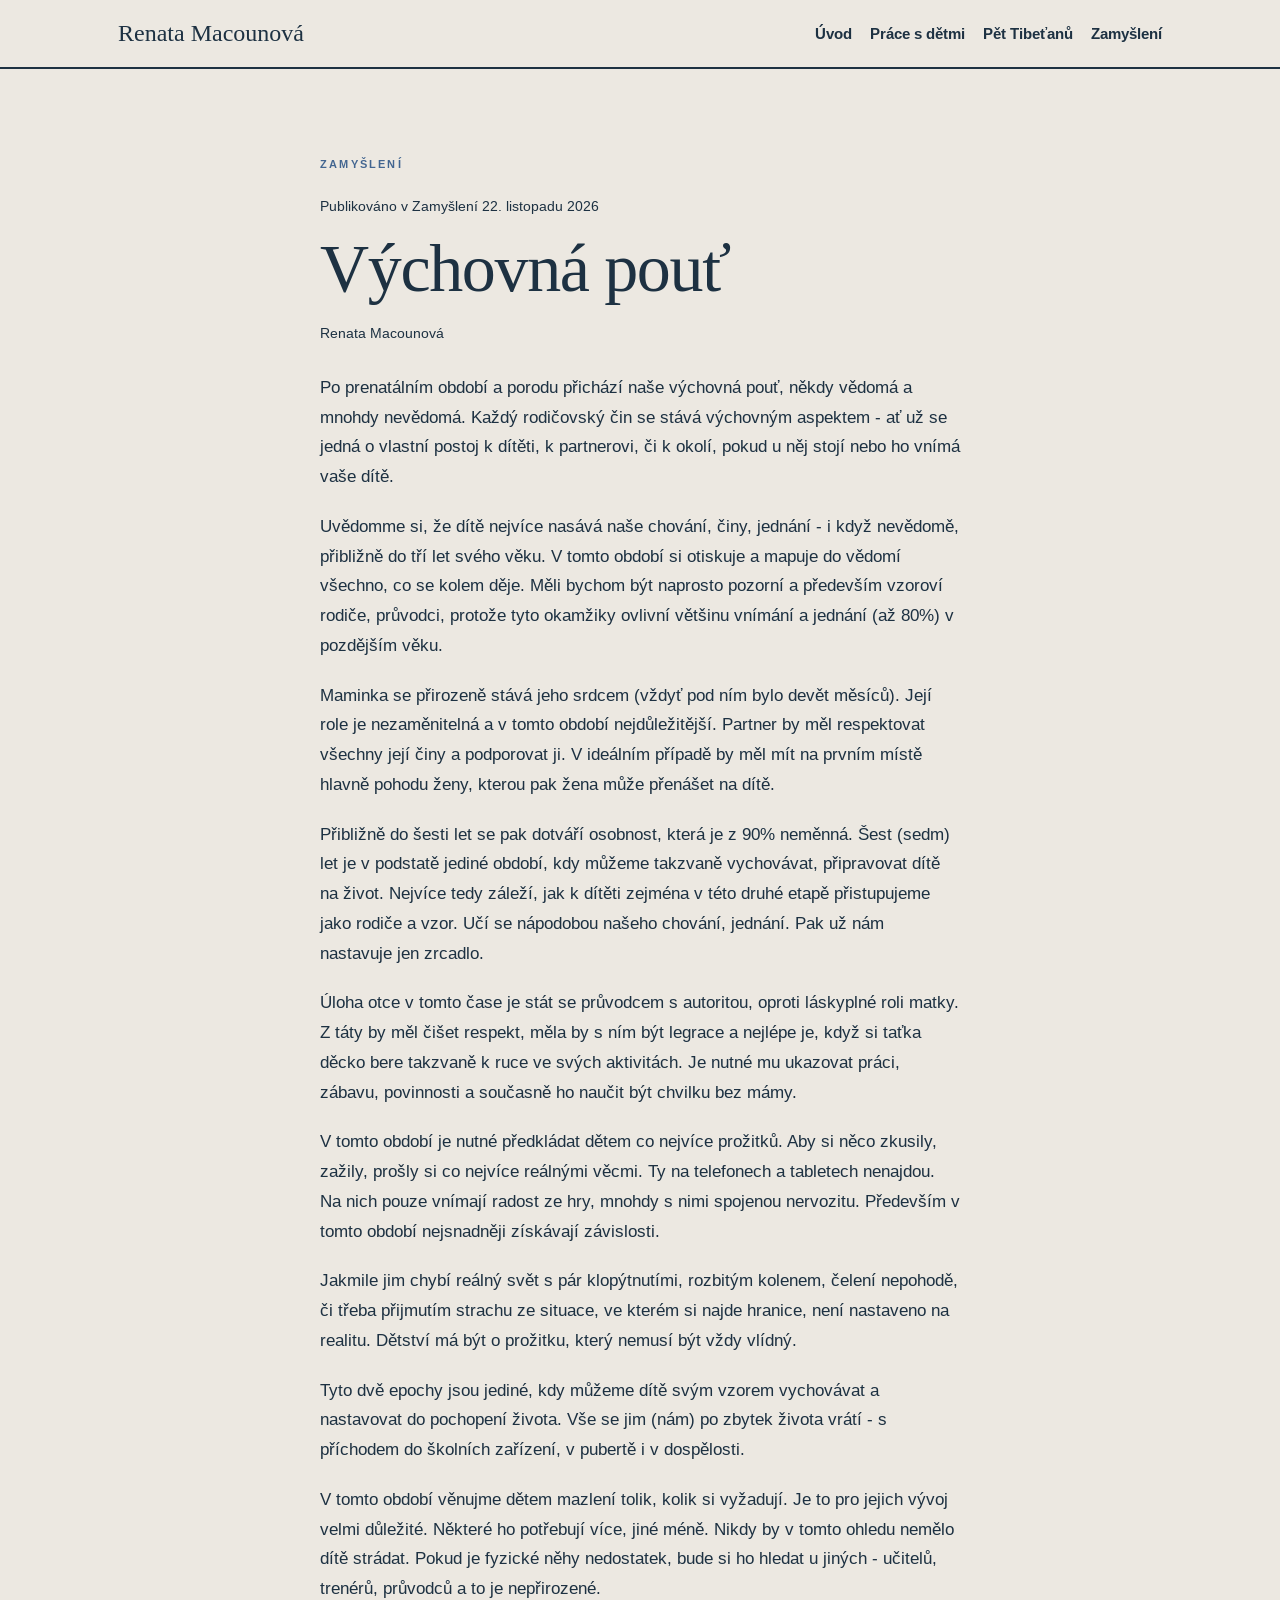
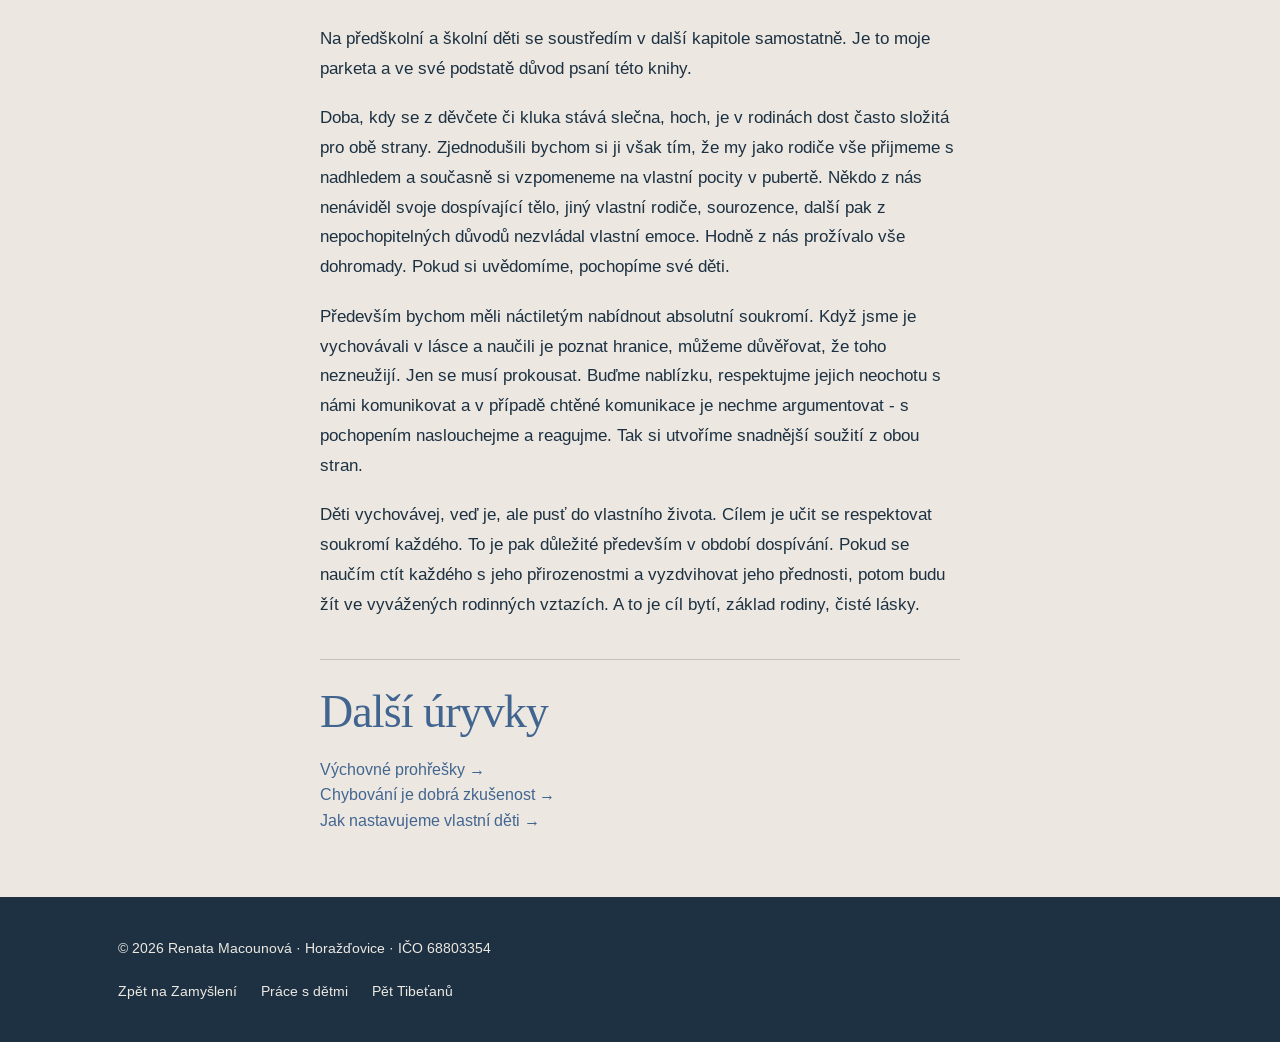
<file: zamysleni/vychovna-pout/index.html>
<!DOCTYPE html>
<html lang="cs"><head>
<meta charset="utf-8"><meta name="viewport" content="width=device-width, initial-scale=1">
<title>Výchovná pouť | Renata Macounová</title>
<meta name="description" content="Po prenatálním období a porodu přichází naše výchovná pouť, někdy vědomá a mnohdy nevědomá.">
<link rel="canonical" href="https://renatamacounova.cz/zamysleni/vychovna-pout/">
<meta property="og:title" content="Výchovná pouť | Renata Macounová">
<meta property="og:description" content="Po prenatálním období a porodu přichází naše výchovná pouť, někdy vědomá a mnohdy nevědomá.">
<meta property="og:url" content="https://renatamacounova.cz/zamysleni/vychovna-pout/"><meta property="og:type" content="article">
<meta property="article:published_time" content="2026-11-22">
<link rel="preconnect" href="https://fonts.googleapis.com">
<link rel="preconnect" href="https://fonts.gstatic.com" crossorigin>
<link href="https://fonts.googleapis.com/css2?family=Tinos:ital,wght@0,400;0,700;1,400;1,700&amp;family=Arimo:wght@400;500;600;700&amp;display=swap" rel="stylesheet">
<link rel="stylesheet" href="/assets/css/style.css">
<script type="application/ld+json">{"@context": "https://schema.org", "@type": "Article", "headline": "Výchovná pouť", "description": "Po prenatálním období a porodu přichází naše výchovná pouť, někdy vědomá a mnohdy nevědomá.", "author": {"@type": "Person", "name": "Renata Macounová"}, "datePublished": "2026-11-22", "inLanguage": "cs", "mainEntityOfPage": {"@type": "WebPage", "@id": "https://renatamacounova.cz/zamysleni/vychovna-pout/"}, "url": "https://renatamacounova.cz/zamysleni/vychovna-pout/", "isPartOf": {"@type": "Book", "name": "„Ne“cvičme s dětmi", "author": {"@type": "Person", "name": "Renata Macounová"}}}</script>
</head><body class="branch-zamysleni">
<nav class="reading-nav" aria-label="Hlavní navigace"><div class="reading-shell"><a class="reading-brand" href="/">Renata Macounová</a><ul><li><a href="/">Úvod</a></li><li><a href="/kouc-detskych-srdci/">Práce s dětmi</a></li><li><a href="/pet-tibetanu/">Pět Tibeťanů</a></li><li><a href="/zamysleni/">Zamyšlení</a></li></ul></div></nav>
<main class="reading-shell"><article class="reading-article"><header><a class="reading-label" href="/zamysleni/">Zamyšlení</a><p class="reading-date">Publikováno v Zamyšlení <time datetime="2026-11-22">22. listopadu 2026</time></p><h1>Výchovná pouť</h1><p class="reading-author">Renata Macounová</p></header><div class="reading-prose"><p>Po prenatálním období a porodu přichází naše výchovná pouť, někdy vědomá a mnohdy nevědomá. Každý rodičovský čin se stává výchovným aspektem - ať už se jedná o vlastní postoj k dítěti, k partnerovi, či k okolí, pokud u něj stojí nebo ho vnímá vaše dítě.</p><p>Uvědomme si, že dítě nejvíce nasává naše chování, činy, jednání - i když nevědomě, přibližně do tří let svého věku. V tomto období si otiskuje a mapuje do vědomí všechno, co se kolem děje. Měli bychom být naprosto pozorní a především vzoroví rodiče, průvodci, protože tyto okamžiky ovlivní většinu vnímání a jednání (až 80%) v pozdějším věku.</p><p>Maminka se přirozeně stává jeho srdcem (vždyť pod ním bylo devět měsíců). Její role je nezaměnitelná a v tomto období nejdůležitější. Partner by měl respektovat všechny její činy a podporovat ji. V ideálním případě by měl mít na prvním místě hlavně pohodu ženy, kterou pak žena může přenášet na dítě.</p><p>Přibližně do šesti let se pak dotváří osobnost, která je z 90% neměnná. Šest (sedm) let je v podstatě jediné období, kdy můžeme takzvaně vychovávat, připravovat dítě na život. Nejvíce tedy záleží, jak k dítěti zejména v této druhé etapě přistupujeme jako rodiče a vzor. Učí se nápodobou našeho chování, jednání. Pak už nám nastavuje jen zrcadlo.</p><p>Úloha otce v tomto čase je stát se průvodcem s autoritou, oproti láskyplné roli matky. Z táty by měl čišet respekt, měla by s ním být legrace a nejlépe je, když si taťka děcko bere takzvaně k ruce ve svých aktivitách. Je nutné mu ukazovat práci, zábavu, povinnosti a současně ho naučit být chvilku bez mámy.</p><p>V tomto období je nutné předkládat dětem co nejvíce prožitků. Aby si něco zkusily, zažily, prošly si co nejvíce reálnými věcmi. Ty na telefonech a tabletech nenajdou. Na nich pouze vnímají radost ze hry, mnohdy s nimi spojenou nervozitu. Především v tomto období nejsnadněji získávají závislosti.</p><p>Jakmile jim chybí reálný svět s pár klopýtnutími, rozbitým kolenem, čelení nepohodě, či třeba přijmutím strachu ze situace, ve kterém si najde hranice, není nastaveno na realitu. Dětství má být o prožitku, který nemusí být vždy vlídný.</p><p>Tyto dvě epochy jsou jediné, kdy můžeme dítě svým vzorem vychovávat a nastavovat do pochopení života. Vše se jim (nám) po zbytek života vrátí - s příchodem do školních zařízení, v pubertě i v dospělosti.</p><p>V tomto období věnujme dětem mazlení tolik, kolik si vyžadují. Je to pro jejich vývoj velmi důležité. Některé ho potřebují více, jiné méně. Nikdy by v tomto ohledu nemělo dítě strádat. Pokud je fyzické něhy nedostatek, bude si ho hledat u jiných - učitelů, trenérů, průvodců a to je nepřirozené.</p><p>Na předškolní a školní děti se soustředím v další kapitole samostatně. Je to moje parketa a ve své podstatě důvod psaní této knihy.</p><p>Doba, kdy se z děvčete či kluka stává slečna, hoch, je v rodinách dost často složitá pro obě strany. Zjednodušili bychom si ji však tím, že my jako rodiče vše přijmeme s nadhledem a současně si vzpomeneme na vlastní pocity v pubertě. Někdo z nás nenáviděl svoje dospívající tělo, jiný vlastní rodiče, sourozence, další pak z nepochopitelných důvodů nezvládal vlastní emoce. Hodně z nás prožívalo vše dohromady. Pokud si uvědomíme, pochopíme své děti.</p><p>Především bychom měli náctiletým nabídnout absolutní soukromí. Když jsme je vychovávali v lásce a naučili je poznat hranice, můžeme důvěřovat, že toho nezneužijí. Jen se musí prokousat. Buďme nablízku, respektujme jejich neochotu s námi komunikovat a v případě chtěné komunikace je nechme argumentovat - s pochopením naslouchejme a reagujme. Tak si utvoříme snadnější soužití z obou stran.</p><p>Děti vychovávej, veď je, ale pusť do vlastního života. Cílem je učit se respektovat soukromí každého. To je pak důležité především v období dospívání. Pokud se naučím ctít každého s jeho přirozenostmi a vyzdvihovat jeho přednosti, potom budu žít ve vyvážených rodinných vztazích. A to je cíl bytí, základ rodiny, čisté lásky.</p></div></article><nav class="reading-related" aria-label="Další úryvky"><h2>Další úryvky</h2><ul><li><a href="/zamysleni/vychovne-prohresky/">Výchovné prohřešky →</a></li><li><a href="/zamysleni/chybovani-je-dobra-zkusenost/">Chybování je dobrá zkušenost →</a></li><li><a href="/zamysleni/jak-nastavujeme-vlastni-deti/">Jak nastavujeme vlastní děti →</a></li></ul></nav></main>
<footer class="reading-footer"><div class="reading-shell"><p>© 2026 Renata Macounová · Horažďovice · IČO 68803354</p><nav aria-label="Další čtení a služby"><a href="/zamysleni/">Zpět na Zamyšlení</a><a href="/kouc-detskych-srdci/">Práce s dětmi</a><a href="/pet-tibetanu/">Pět Tibeťanů</a></nav></div></footer>
</body></html>
</file>
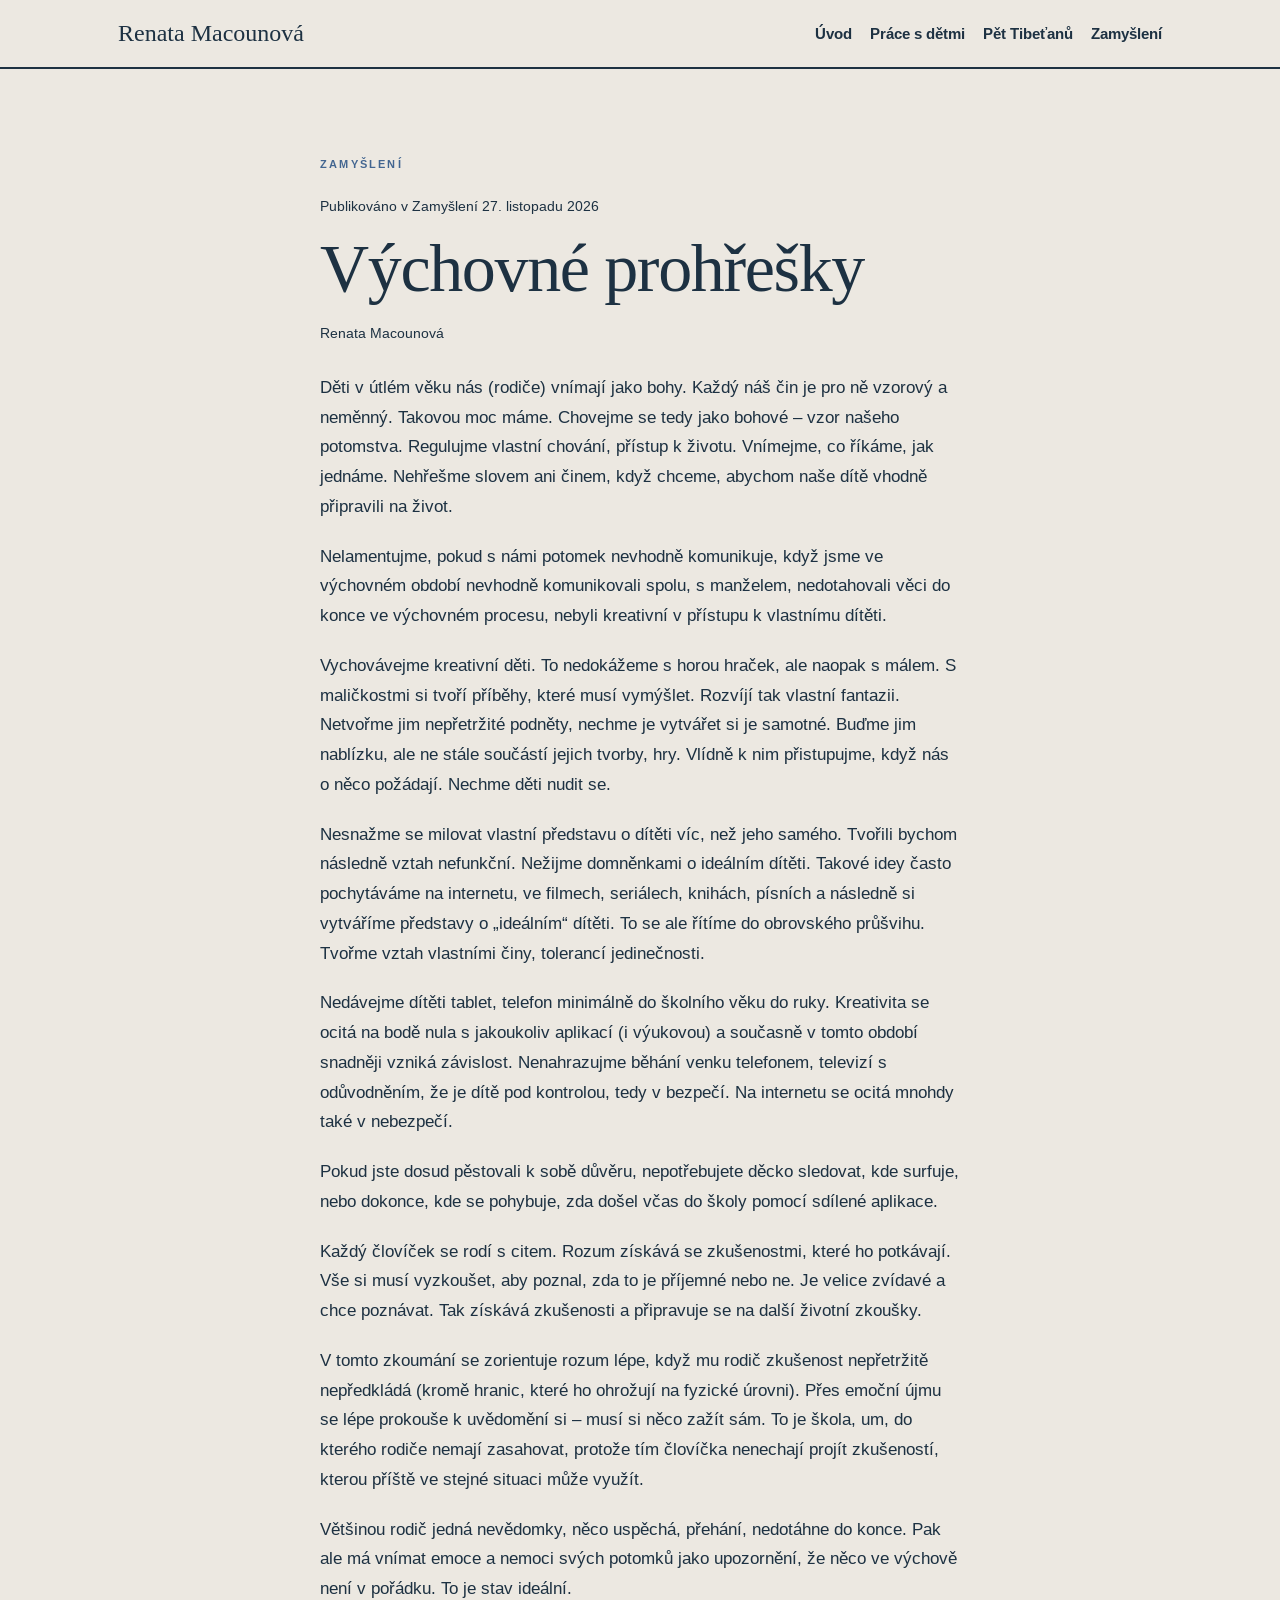
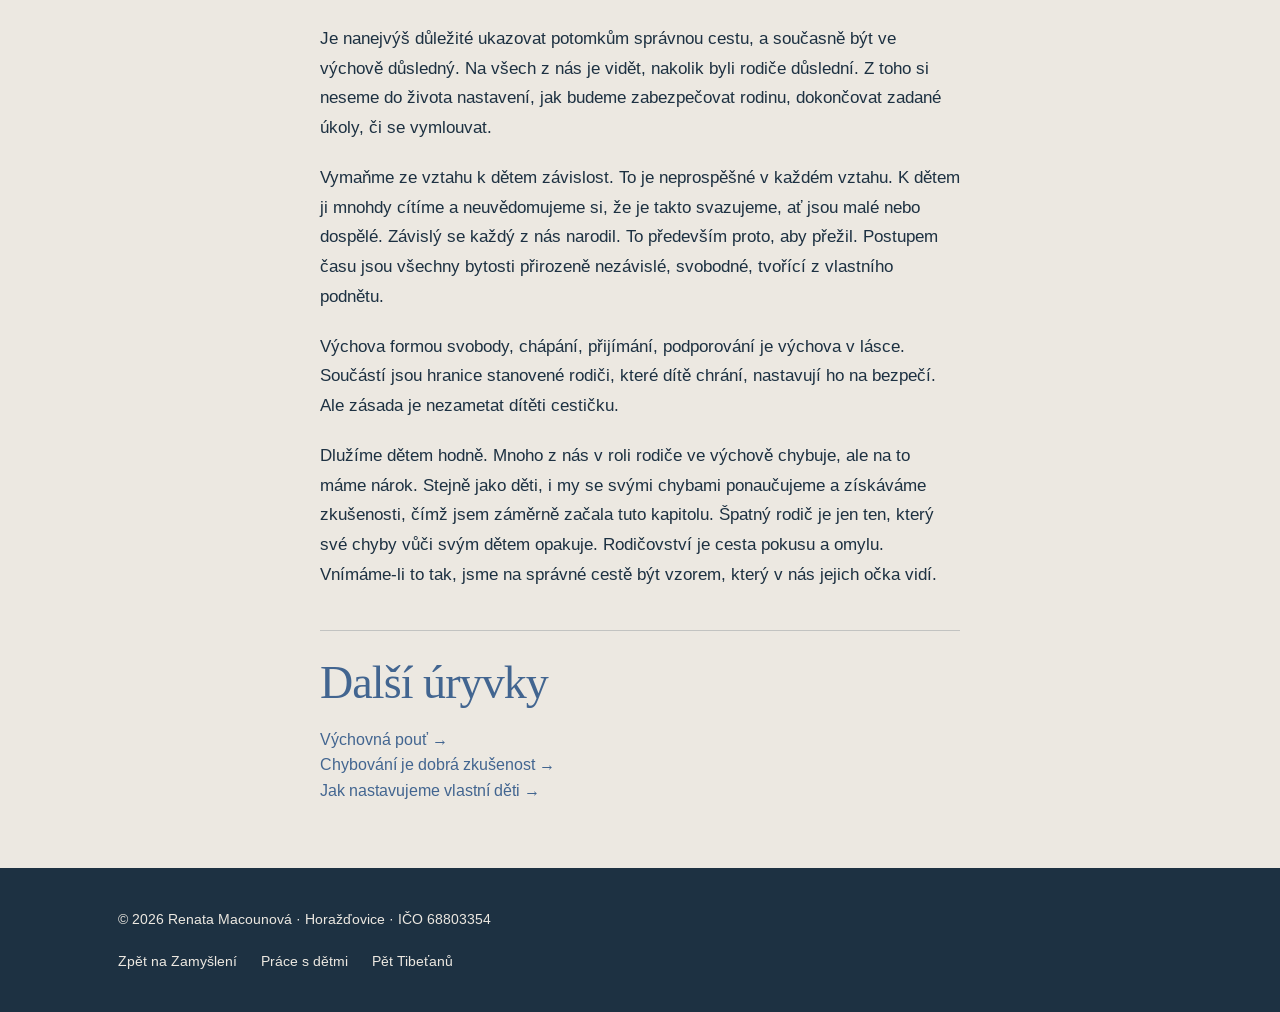
<file: zamysleni/vychovne-prohresky/index.html>
<!DOCTYPE html>
<html lang="cs"><head>
<meta charset="utf-8"><meta name="viewport" content="width=device-width, initial-scale=1">
<title>Výchovné prohřešky | Renata Macounová</title>
<meta name="description" content="Děti v útlém věku nás (rodiče) vnímají jako bohy. Každý náš čin je pro ně vzorový a neměnný.">
<link rel="canonical" href="https://renatamacounova.cz/zamysleni/vychovne-prohresky/">
<meta property="og:title" content="Výchovné prohřešky | Renata Macounová">
<meta property="og:description" content="Děti v útlém věku nás (rodiče) vnímají jako bohy. Každý náš čin je pro ně vzorový a neměnný.">
<meta property="og:url" content="https://renatamacounova.cz/zamysleni/vychovne-prohresky/"><meta property="og:type" content="article">
<meta property="article:published_time" content="2026-11-27">
<link rel="preconnect" href="https://fonts.googleapis.com">
<link rel="preconnect" href="https://fonts.gstatic.com" crossorigin>
<link href="https://fonts.googleapis.com/css2?family=Tinos:ital,wght@0,400;0,700;1,400;1,700&amp;family=Arimo:wght@400;500;600;700&amp;display=swap" rel="stylesheet">
<link rel="stylesheet" href="/assets/css/style.css">
<script type="application/ld+json">{"@context": "https://schema.org", "@type": "Article", "headline": "Výchovné prohřešky", "description": "Děti v útlém věku nás (rodiče) vnímají jako bohy. Každý náš čin je pro ně vzorový a neměnný.", "author": {"@type": "Person", "name": "Renata Macounová"}, "datePublished": "2026-11-27", "inLanguage": "cs", "mainEntityOfPage": {"@type": "WebPage", "@id": "https://renatamacounova.cz/zamysleni/vychovne-prohresky/"}, "url": "https://renatamacounova.cz/zamysleni/vychovne-prohresky/", "isPartOf": {"@type": "Book", "name": "„Ne“cvičme s dětmi", "author": {"@type": "Person", "name": "Renata Macounová"}}}</script>
</head><body class="branch-zamysleni">
<nav class="reading-nav" aria-label="Hlavní navigace"><div class="reading-shell"><a class="reading-brand" href="/">Renata Macounová</a><ul><li><a href="/">Úvod</a></li><li><a href="/kouc-detskych-srdci/">Práce s dětmi</a></li><li><a href="/pet-tibetanu/">Pět Tibeťanů</a></li><li><a href="/zamysleni/">Zamyšlení</a></li></ul></div></nav>
<main class="reading-shell"><article class="reading-article"><header><a class="reading-label" href="/zamysleni/">Zamyšlení</a><p class="reading-date">Publikováno v Zamyšlení <time datetime="2026-11-27">27. listopadu 2026</time></p><h1>Výchovné prohřešky</h1><p class="reading-author">Renata Macounová</p></header><div class="reading-prose"><p>Děti v útlém věku nás (rodiče) vnímají jako bohy. Každý náš čin je pro ně vzorový a neměnný. Takovou moc máme. Chovejme se tedy jako bohové – vzor našeho potomstva. Regulujme vlastní chování, přístup k životu. Vnímejme, co říkáme, jak jednáme. Nehřešme slovem ani činem, když chceme, abychom naše dítě vhodně připravili na život.</p><p>Nelamentujme, pokud s námi potomek nevhodně komunikuje, když jsme ve výchovném období nevhodně komunikovali spolu, s manželem, nedotahovali věci do konce ve výchovném procesu, nebyli kreativní v přístupu k vlastnímu dítěti.</p><p>Vychovávejme kreativní děti. To nedokážeme s horou hraček, ale naopak s málem. S maličkostmi si tvoří příběhy, které musí vymýšlet. Rozvíjí tak vlastní fantazii. Netvořme jim nepřetržité podněty, nechme je vytvářet si je samotné. Buďme jim nablízku, ale ne stále součástí jejich tvorby, hry. Vlídně k nim přistupujme, když nás o něco požádají. Nechme děti nudit se.</p><p>Nesnažme se milovat vlastní představu o dítěti víc, než jeho samého. Tvořili bychom následně vztah nefunkční. Nežijme domněnkami o ideálním dítěti. Takové idey často pochytáváme na internetu, ve filmech, seriálech, knihách, písních a následně si vytváříme představy o „ideálním“ dítěti. To se ale řítíme do obrovského průšvihu. Tvořme vztah vlastními činy, tolerancí jedinečnosti.</p><p>Nedávejme dítěti tablet, telefon minimálně do školního věku do ruky. Kreativita se ocitá na bodě nula s jakoukoliv aplikací (i výukovou) a současně v tomto období snadněji vzniká závislost. Nenahrazujme běhání venku telefonem, televizí s odůvodněním, že je dítě pod kontrolou, tedy v bezpečí. Na internetu se ocitá mnohdy také v nebezpečí.</p><p>Pokud jste dosud pěstovali k sobě důvěru, nepotřebujete děcko sledovat, kde surfuje, nebo dokonce, kde se pohybuje, zda došel včas do školy pomocí sdílené aplikace.</p><p>Každý človíček se rodí s citem. Rozum získává se zkušenostmi, které ho potkávají. Vše si musí vyzkoušet, aby poznal, zda to je příjemné nebo ne. Je velice zvídavé a chce poznávat. Tak získává zkušenosti a připravuje se na další životní zkoušky.</p><p>V tomto zkoumání se zorientuje rozum lépe, když mu rodič zkušenost nepřetržitě nepředkládá (kromě hranic, které ho ohrožují na fyzické úrovni). Přes emoční újmu se lépe prokouše k uvědomění si – musí si něco zažít sám. To je škola, um, do kterého rodiče nemají zasahovat, protože tím človíčka nenechají projít zkušeností, kterou příště ve stejné situaci může využít.</p><p>Většinou rodič jedná nevědomky, něco uspěchá, přehání, nedotáhne do konce. Pak ale má vnímat emoce a nemoci svých potomků jako upozornění, že něco ve výchově není v pořádku. To je stav ideální.</p><p>Je nanejvýš důležité ukazovat potomkům správnou cestu, a současně být ve výchově důsledný. Na všech z nás je vidět, nakolik byli rodiče důslední. Z toho si neseme do života nastavení, jak budeme zabezpečovat rodinu, dokončovat zadané úkoly, či se vymlouvat.</p><p>Vymaňme ze vztahu k dětem závislost. To je neprospěšné v každém vztahu. K dětem ji mnohdy cítíme a neuvědomujeme si, že je takto svazujeme, ať jsou malé nebo dospělé. Závislý se každý z nás narodil. To především proto, aby přežil. Postupem času jsou všechny bytosti přirozeně nezávislé, svobodné, tvořící z vlastního podnětu.</p><p>Výchova formou svobody, chápání, přijímání, podporování je výchova v lásce. Součástí jsou hranice stanovené rodiči, které dítě chrání, nastavují ho na bezpečí. Ale zásada je nezametat dítěti cestičku.</p><p>Dlužíme dětem hodně. Mnoho z nás v roli rodiče ve výchově chybuje, ale na to máme nárok. Stejně jako děti, i my se svými chybami ponaučujeme a získáváme zkušenosti, čímž jsem záměrně začala tuto kapitolu. Špatný rodič je jen ten, který své chyby vůči svým dětem opakuje. Rodičovství je cesta pokusu a omylu. Vnímáme-li to tak, jsme na správné cestě být vzorem, který v nás jejich očka vidí.</p></div></article><nav class="reading-related" aria-label="Další úryvky"><h2>Další úryvky</h2><ul><li><a href="/zamysleni/vychovna-pout/">Výchovná pouť →</a></li><li><a href="/zamysleni/chybovani-je-dobra-zkusenost/">Chybování je dobrá zkušenost →</a></li><li><a href="/zamysleni/jak-nastavujeme-vlastni-deti/">Jak nastavujeme vlastní děti →</a></li></ul></nav></main>
<footer class="reading-footer"><div class="reading-shell"><p>© 2026 Renata Macounová · Horažďovice · IČO 68803354</p><nav aria-label="Další čtení a služby"><a href="/zamysleni/">Zpět na Zamyšlení</a><a href="/kouc-detskych-srdci/">Práce s dětmi</a><a href="/pet-tibetanu/">Pět Tibeťanů</a></nav></div></footer>
</body></html>
</file>
<file: assets/css/style.css>
*{box-sizing:border-box}
body{margin:0;font-family:Arimo,sans-serif;color:#1D3142;background:#ECE8E1;-webkit-font-smoothing:antialiased}
a{text-decoration:none;color:inherit}
img{max-width:100%}
button{font:inherit;cursor:pointer}
.view[hidden]{display:none}
ul,ol{list-style:none;margin:0;padding:0}
li{margin:0}
h1,h2,h3,p,figure,blockquote{margin:0}

/* Pět Tibeťanů: upcoming course in the existing service palette. */
.course-section{padding:clamp(28px,4vw,44px) clamp(20px,5vw,48px) 0;scroll-margin-top:120px}
.course-shell{max-width:1140px;margin-inline:auto}
.course-card{background:#90B880;color:#1D3142;border-radius:24px;padding:clamp(24px,3.4vw,38px);display:grid;grid-template-columns:160px minmax(0,1fr);gap:clamp(24px,3.4vw,40px)}
.course-kicker{font-size:11px;font-weight:700;letter-spacing:.16em;text-transform:uppercase;line-height:1.5}
.course-date{border-right:1.5px solid rgba(29,49,66,.28);padding-right:24px}
.course-start{display:flex;flex-direction:column;align-items:flex-start;gap:4px;margin-top:10px}
.course-day{font-family:Tinos,serif;font-size:56px;line-height:1.05;letter-spacing:-.04em;white-space:nowrap}
.course-year{font-size:17px;line-height:1.4}
.course-time{font-family:Tinos,serif;font-size:32px;line-height:1.2;margin-top:12px}
.course-copy h2{font-family:Tinos,serif;font-weight:400;font-size:clamp(30px,3.4vw,40px);line-height:1.05;letter-spacing:-.02em;margin-top:9px}
.course-meta{font-size:15px;line-height:1.5;margin-top:12px;font-weight:600}
.course-description{font-size:16px;line-height:1.6;margin-top:14px;max-width:49ch}
.course-actions{margin-top:22px;display:flex;gap:16px 20px;align-items:center;flex-wrap:wrap}
.course-button{display:inline-flex;align-items:center;justify-content:center;min-height:48px;border-radius:100px;padding:14px 24px;background:#1D3142;color:#ECE8E1;font-size:15px;font-weight:700;line-height:1.4;text-align:center}
.course-phone{font-size:15px;text-decoration:underline;text-underline-offset:4px;line-height:1.5}
.course-announcement{display:block;margin-top:10px;font-size:15px;font-weight:600;line-height:1.5;text-decoration:underline;text-underline-offset:4px}
.course-card a:focus-visible,.course-announcement:focus-visible{outline:3px solid #1D3142;outline-offset:5px}
@media(max-width:600px){.course-section{scroll-margin-top:160px}.course-card{grid-template-columns:minmax(0,1fr);gap:22px}.course-date{border-right:0;border-bottom:1.5px solid rgba(29,49,66,.28);padding:0 0 18px}.course-start{display:grid;grid-template-columns:1fr auto;gap:4px 16px;align-items:end}.course-day{font-size:54px}.course-year{grid-column:1;grid-row:2}.course-time{grid-column:2;grid-row:1/3;margin:0;align-self:end;font-size:30px}.course-actions{align-items:flex-start;flex-direction:column;gap:16px}}

/* Zamyšlení: umbrella palette, independent of the two service branches. */
.branch-zamysleni,.reading-banner{--accent:#426590;--accent-light:#7EA4CE;--muted:#61707B}
.reading-banner{grid-column:1/-1;border-block:2px solid var(--accent);padding:clamp(28px,4vw,44px) 0;margin-top:16px;display:flex;align-items:center;justify-content:space-between;gap:32px}
.reading-label{font-size:11px;font-weight:700;letter-spacing:.2em;text-transform:uppercase;color:var(--accent);display:block;margin-bottom:14px}
.reading-banner h2,.branch-zamysleni h1,.branch-zamysleni h2{font-family:Tinos,serif;font-weight:400;line-height:1.05;letter-spacing:-.02em}
.reading-banner h2{font-size:clamp(32px,4.5vw,48px);color:var(--accent)}
.reading-banner p{font-size:17px;line-height:1.65;max-width:60ch;margin-top:16px}
.reading-latest{display:inline-block;color:var(--accent);text-decoration:underline;text-underline-offset:5px;line-height:1.5;margin-top:22px;font-weight:600}
.reading-button{display:inline-block;flex:none;background:var(--accent);color:#fff;padding:16px 26px;border-radius:100px;font-weight:700;text-align:center}
.reading-banner a:focus-visible,.branch-zamysleni a:focus-visible{outline:3px solid var(--accent-light);outline-offset:5px}
.reflection-crosslink{max-width:1236px;margin:0 auto;padding:28px clamp(20px,5vw,48px);line-height:1.6;text-decoration:underline;text-underline-offset:4px}
.reading-shell{max-width:1140px;margin-inline:auto;padding-inline:clamp(20px,5vw,48px)}
.reading-nav{border-bottom:2px solid #1D3142;background:#ECE8E1}
.reading-nav .reading-shell{display:flex;align-items:center;justify-content:space-between;flex-wrap:wrap;gap:20px;padding-block:20px}
.reading-brand{font-family:Tinos,serif;font-size:24px}
.reading-nav ul{display:flex;flex-wrap:wrap;gap:18px;font-size:14.5px;font-weight:600}
.branch-zamysleni h1{font-size:clamp(40px,6vw,68px);max-width:20ch}
.branch-zamysleni h2{font-size:clamp(30px,4.5vw,46px)}
.reading-intro{padding-block:clamp(48px,8vw,88px);display:grid;grid-template-columns:1.1fr .9fr;gap:clamp(28px,5vw,64px);align-items:center}
.reading-mandala{display:block;width:100%;height:auto;aspect-ratio:1;object-fit:cover;border-radius:6px}
.reading-intro-copy>p{max-width:58ch;font-size:clamp(18px,2vw,20px);line-height:1.65;margin-top:24px}
.reading-series{background:#1D3142;color:#ECE8E1;padding-block:clamp(48px,6vw,72px)}
.reading-series-content{max-width:640px;margin-inline:auto}
.reading-series .reading-label,.reading-series .reading-subtitle,.reading-series .reading-prose .reading-closing{color:var(--accent-light)}
.reading-series h2{color:#fff}
.reading-series .reading-prose{color:rgba(236,232,225,.82)}
.reading-subtitle{font-family:Tinos,serif;font-style:italic;font-size:clamp(23px,3vw,30px);margin-top:14px;color:var(--accent)}
.reading-prose{max-width:700px;margin-top:32px;font-size:17.5px;line-height:1.7}
.reading-prose p+p{margin-top:20px}
.reading-prose .reading-closing{font-family:Tinos,serif;font-style:italic;font-size:clamp(24px,3vw,30px);line-height:1.3;color:var(--accent);margin-top:30px}
.reading-list{padding-block:clamp(36px,6vw,64px) clamp(56px,8vw,88px)}
.reading-list ul{margin-top:28px;display:grid;grid-template-columns:repeat(2,minmax(0,1fr));gap:24px}
.reading-card{background:#fff;border-radius:6px;border:1px solid rgba(29,49,66,.1);padding:clamp(24px,3vw,32px)}
.reading-card article{height:100%;display:flex;flex-direction:column;align-items:flex-start}
.reading-card time{font-family:Arimo,sans-serif;font-size:13px;color:var(--muted)}
.reading-card h3{font-family:Tinos,serif;font-size:24px;font-weight:400;line-height:1.2;margin-top:14px}
.reading-card p{font-size:16px;line-height:1.65;margin-block:16px 24px}
.reading-card a{color:var(--accent);font-weight:600;margin-top:auto;padding-block:4px}
.reading-card a:hover,.reading-related a:hover{text-decoration:underline;text-underline-offset:4px}
.reading-article{max-width:640px;margin-inline:auto;padding-block:clamp(48px,8vw,88px) 40px}
.reading-article .reading-prose{max-width:640px;font-size:17px;line-height:1.75}
.reading-article .reading-lead{font-size:17px;line-height:1.75}
.reading-article h1{margin-top:16px}
.reading-author{margin-top:20px;font-size:14px}
.reading-related{max-width:640px;margin:0 auto 64px;border-top:1px solid rgba(29,49,66,.2);padding-top:28px;color:var(--accent);line-height:1.6}
.reading-related h2{margin-bottom:20px}
.reading-date{font-size:14px;line-height:1.6;margin-top:24px}
.reading-prose .reading-lead{font-family:Tinos,serif}
.reading-footer{background:#1D3142;color:#ECE8E1;padding-block:40px;font-size:14px;line-height:1.6}
.reading-footer nav{display:flex;flex-wrap:wrap;gap:14px 24px;margin-top:20px}
@media(max-width:700px){.reading-banner{flex-direction:column;align-items:flex-start;gap:24px}.reading-nav ul{gap:14px 18px}}

@media(max-width:700px){.reading-intro{grid-template-columns:1fr;gap:28px}.reading-mandala{grid-row:1;max-height:420px}.reading-list ul{grid-template-columns:1fr}}
</file>
